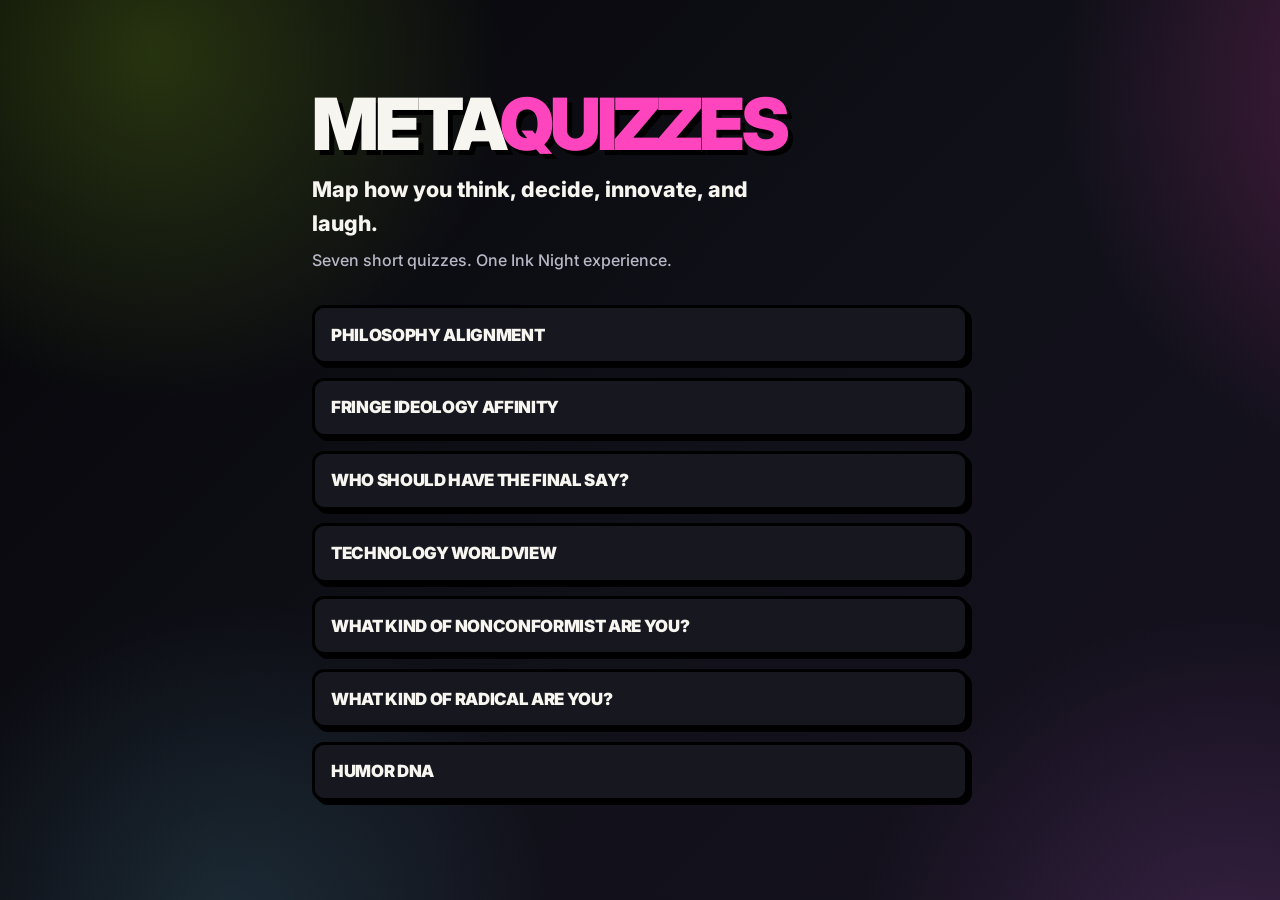
<file: index.html>
<!DOCTYPE html>
<html lang="en">
<head>
  <meta charset="utf-8" />
  <meta name="viewport" content="width=device-width, initial-scale=1" />
  <title>MetaQuizzes</title>
  <link rel="stylesheet" href="shared/ink-night.css" />
</head>
<body class="mq">
  <div class="mq-bg" aria-hidden="true"></div>

  <main class="mq-hub">
    <h1 class="mq-hub-brand">Meta<span>Quizzes</span></h1>
    <p class="mq-hub-line">Map how you think, decide, innovate, and laugh.</p>
    <p class="mq-hub-sub">Seven short quizzes. One Ink Night experience.</p>

    <nav class="mq-hub-links" aria-label="Quizzes">
      <a href="quizzes/philosophy-quiz.html" class="is-enter" style="animation-delay:0.05s">Philosophy Alignment</a>
      <a href="quizzes/fringe-ideology-quiz.html" class="is-enter" style="animation-delay:0.12s">Fringe Ideology Affinity</a>
      <a href="quizzes/who-should-have-the-final-say.html" class="is-enter" style="animation-delay:0.19s">Who Should Have the Final Say?</a>
      <a href="quizzes/technology-worldview-quiz.html" class="is-enter" style="animation-delay:0.26s">Technology Worldview</a>
      <a href="quizzes/what-kind-of-nonconformist-are-you.html" class="is-enter" style="animation-delay:0.33s">What Kind of Nonconformist Are You?</a>
      <a href="quizzes/what-kind-of-radical-are-you.html" class="is-enter" style="animation-delay:0.40s">What Kind of Radical Are You?</a>
      <a href="humor/index.html" class="is-enter" style="animation-delay:0.47s">Humor DNA</a>
    </nav>
  </main>
</body>
</html>
</file>
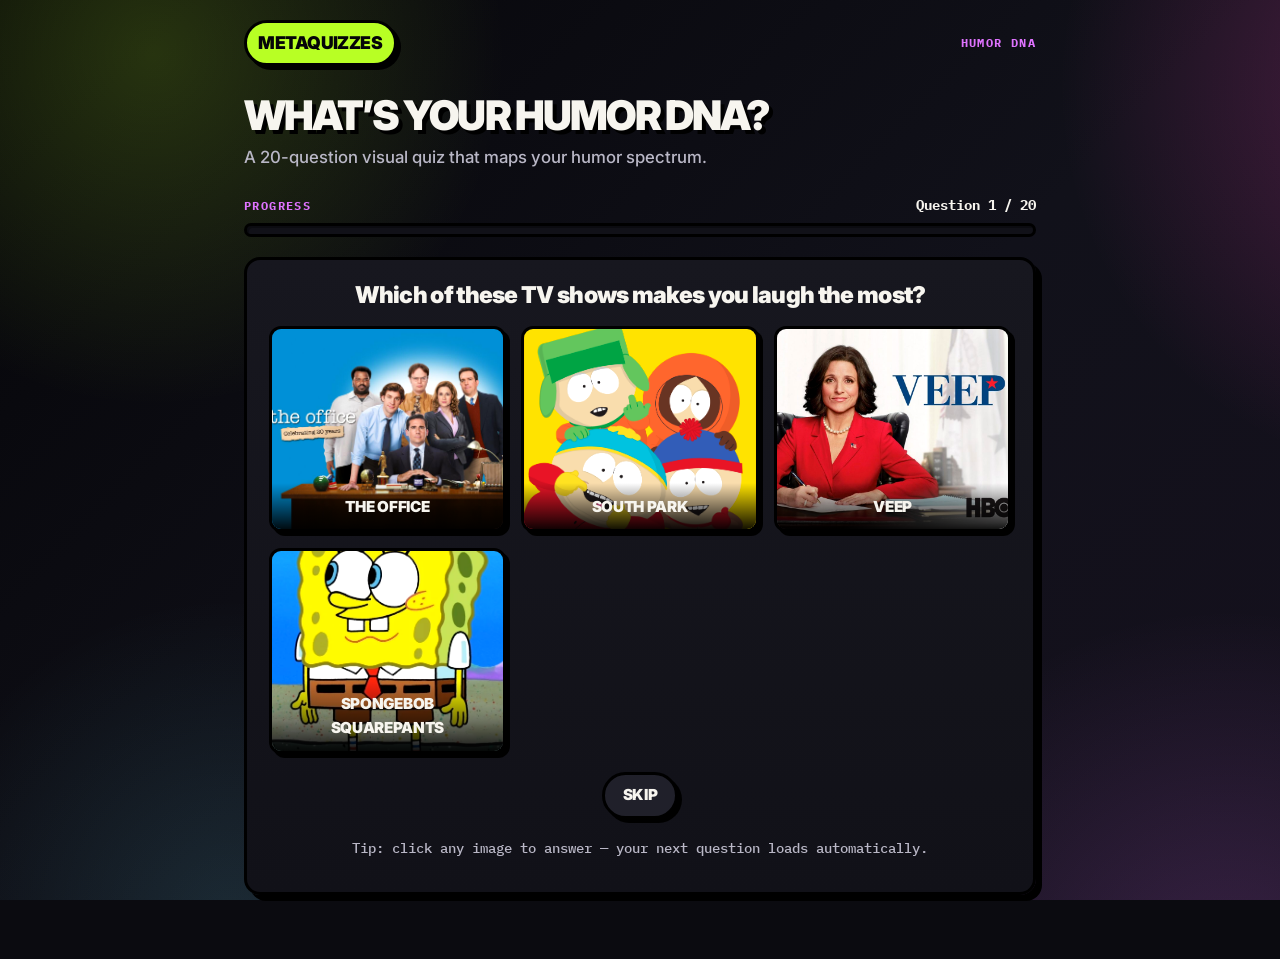
<file: humor/index.html>
<!DOCTYPE html>
<html lang="en">
<head>
  <meta charset="UTF-8" />
  <meta name="viewport" content="width=device-width, initial-scale=1.0" />
  <title>Humor DNA — MetaQuizzes</title>
  <link rel="stylesheet" href="../shared/ink-night.css" />
</head>
<body class="mq">
  <div class="mq-bg" aria-hidden="true"></div>

  <header class="mq-top">
    <a class="mq-brand" href="../index.html">MetaQuizzes</a>
    <span class="mq-quiz-label">Humor DNA</span>
  </header>

  <main class="mq-stage">
    <h1>What’s your Humor DNA?</h1>
    <p class="mq-lede">A 20-question visual quiz that maps your humor spectrum.</p>

    <div class="mq-progress">
      <div class="mq-progress-meta">
        <span class="mq-section-label">Progress</span>
        <span class="mq-progress-count" id="progressText">Question 1 / 20</span>
      </div>
      <div class="mq-progress-track" role="progressbar" aria-valuemin="0" aria-valuemax="100" aria-valuenow="0">
        <span class="mq-progress-fill" id="progressFill"></span>
      </div>
    </div>

    <div class="mq-panel">
      <div id="quiz" class="mq-stage-inner"></div>

      <div class="mq-controls" id="controls">
        <button id="skipBtn" type="button" class="mq-btn-secondary" title="Skip this question">Skip</button>
        <button id="retakeBtn" type="button" class="mq-btn-secondary mq-hidden">Retake quiz</button>
      </div>

      <div id="result" class="mq-hidden"></div>

      <p class="mq-foot" id="tip">Tip: click any image to answer — your next question loads automatically.</p>
    </div>
  </main>

  <script src="../shared/quiz-ui.js"></script>
  <script>
const HUMOR_PROFILES = {
  DH: {
    title: "Dark Humor",
    tagline: "You laugh where angels fear to tread.",
    desc: "You’re unfazed by taboo topics, and you enjoy jokes that dance on the edge. Timing and moral contrast make it land—shock is the spice, not the meal.",
    people: ["Anthony Jeselnik", "Nikki Glaser", "Jordan Peele"],
    pop: ["The Lobster", "Barry", "South Park", "In Bruges"]
  },
  SH: {
    title: "Sarcastic / Dry",
    tagline: "Deadpan delivery. Maximum sting.",
    desc: "You favor razor-edged wit and bone-dry understatement. The joke is in the attitude—and the perfectly placed eye roll.",
    people: ["Aubrey Plaza", "Stephen Colbert", "Ricky Gervais"],
    pop: ["Veep", "The Office", "Daria", "What We Do in the Shadows"]
  },
  WH: {
    title: "Whimsical / Absurd",
    tagline: "Logic optional. Delight mandatory.",
    desc: "Word-tilting silliness and earnest oddity make you cackle. You love left-turn premises and clever, innocent ridiculousness.",
    people: ["Taika Waititi", "Bo Burnham", "John Cleese"],
    pop: ["Monty Python", "Grand Budapest Hotel", "Napoleon Dynamite", "SpongeBob"]
  },
  PH: {
    title: "Physical / Slapstick",
    tagline: "Comedy is a contact sport.",
    desc: "You laugh loudest at kinetic chaos—falls, flubs, and visual gags. Timing, faces, and bodies doing very silly things.",
    people: ["Jim Carrey", "Melissa McCarthy", "Rowan Atkinson"],
    pop: ["Ted", "The Nice Guys", "Mr. Bean", "Hot Fuzz"]
  },
  WP: {
    title: "Wordplay / Clever",
    tagline: "Pun with intent.",
    desc: "Language gymnastics, layered callbacks, and precision phrasing. You love jokes you can replay in your head and still find new gears.",
    people: ["John Mulaney", "Tina Fey", "Demetri Martin"],
    pop: ["Arrested Development (early)", "The Good Place", "Taskmaster"]
  },
  SA: {
    title: "Satirical / Political",
    tagline: "Punching up is an art form.",
    desc: "You like your laughs with teeth. You enjoy comedy that exposes hypocrisy, power games, and social absurdities.",
    people: ["George Carlin", "Samantha Bee", "Hasan Minhaj"],
    pop: ["Veep", "Dr. Strangelove", "Don’t Look Up", "South Park"]
  },
  SD: {
    title: "Self-Deprecating",
    tagline: "First target: me.",
    desc: "Disarming honesty and playful vulnerability are your sweet spot. The joke’s on you—but never mean-spirited.",
    people: ["Ali Wong", "John Mulaney", "Taylor Tomlinson"],
    pop: ["The Office (Michael)", "Fleabag", "Pen15"]
  },
  SU: {
    title: "Surreal / Nonsense",
    tagline: "You vibe with the dream logic.",
    desc: "You enjoy humor that feels like a fever dream: odd juxtapositions, non sequiturs, and impossible rules played straight.",
    people: ["Eric Andre", "Tim & Eric", "Noel Fielding"],
    pop: ["I Think You Should Leave", "Monty Python", "SpongeBob (deep cuts)"]
  }
};

const quizData = [
  {
    q: "Which of these TV shows makes you laugh the most?",
    options: [
      { img: "img/the-office.png", label: "The Office", types: ["SH","SD"] },
      { img: "img/southpark.png", label: "South Park", types: ["DH","SA"] },
      { img: "img/veep.png", label: "Veep", types: ["SH","SA"] },
      { img: "img/spongebob.png", label: "SpongeBob SquarePants", types: ["WH","SU"] }
    ]
  },
  {
    q: "Pick the comedian you’d rather see live.",
    options: [
      { img: "img/bo-burnham.png", label: "Bo Burnham", types: ["WH","SD"] },
      { img: "img/tina-fey.png", label: "Tina Fey", types: ["WP","SA"] },
      { img: "img/chappelle.png", label: "Dave Chappelle", types: ["DH","SA"] },
      { img: "img/jim-carrey.png", label: "Jim Carrey", types: ["PH","SU"] }
    ]
  },
  {
    q: "Choose your favorite one-liner.",
    options: [
      { img: "img/gradient-bg.png", label: "I'm not superstitious, but I am a little stitious.", types: ["SH"] },
      { img: "img/gradient-bg.png", label: "I told my wife she should embrace her mistakes — she hugged me.", types: ["SD"] },
      { img: "img/gradient-bg.png", label: "Life is a soup and I'm a fork.", types: ["WH","SU"] },
      { img: "img/gradient-bg.png", label: "I'm not lazy, I'm on energy-saving mode.", types: ["WP","SD"] }
    ]
  },
  {
    q: "Which meme makes you laugh more?",
    options: [
      { img: "img/distracted-boyfriend.png", label: "Distracted Boyfriend", types: ["SH"] },
      { img: "img/doge.png", label: "Doge", types: ["WH"] },
      { img: "img/fine.png", label: "This is fine.", types: ["DH","SD"] },
      { img: "img/leonardo-cheers.png", label: "Leonardo Cheers", types: ["WP","SH"] }
    ]
  },
  {
    q: "Pick the movie you’d most likely quote.",
    options: [
      { img: "img/the-menu.png", label: "The Menu", types: ["SH"] },
      { img: "img/grand-budapest-hotel.png", label: "The Grand Budapest Hotel", types: ["WH","SU"] },
      { img: "img/ted.png", label: "Ted", types: ["PH"] },
      { img: "img/lobster.png", label: "The Lobster", types: ["SA","DH"] }
    ]
  },
  {
    q: "Your ideal comedy night includes:",
    options: [
      { img: "img/gradient-bg.png", label: "Stand-up", types: ["SH","SA"] },
      { img: "img/gradient-bg.png", label: "Improv", types: ["PH","WH"] },
      { img: "img/gradient-bg.png", label: "Satire Show", types: ["SA","DH"] },
      { img: "img/gradient-bg.png", label: "Sketch Comedy", types: ["WP","SU"] }
    ]
  },
  {
    q: "Which situation would make you laugh the hardest?",
    options: [
      { img: "img/gradient-bg.png", label: "A friend falls off a chair", types: ["PH"] },
      { img: "img/gradient-bg.png", label: "A ridiculous misunderstanding", types: ["WH"] },
      { img: "img/gradient-bg.png", label: "A sarcastic burn", types: ["SH"] },
      { img: "img/gradient-bg.png", label: "A wild coincidence", types: ["WP"] }
    ]
  },
  {
    q: "Pick a funny animal video.",
    options: [
      { img: "img/silly-cat.gif", label: "Cat knocking things off a counter", types: ["PH"] },
      { img: "img/dog-costume.png", label: "Dog wearing sunglasses", types: ["WH"] },
      { img: "img/monkey.gif", label: "Monkey pranking tourists", types: ["PH","SH"] },
      { img: "img/laughing-goat.gif", label: "Goat yelling", types: ["SU"] }
    ]
  },
  {
    q: "Choose your favorite comedy era.",
    options: [
      { img: "img/gradient-bg.png", label: "Classic slapstick (Charlie Chaplin)", types: ["PH"] },
      { img: "img/gradient-bg.png", label: "90s sitcoms", types: ["SH"] },
      { img: "img/gradient-bg.png", label: "Modern stand-up (Netflix era)", types: ["SA","SD"] },
      { img: "img/gradient-bg.png", label: "Internet memes", types: ["WH","SU"] }
    ]
  },
  {
    q: "Which quote describes your sense of humor best?",
    options: [
      { img: "img/gradient-bg.png", label: "If you can't laugh at yourself, I'll do it for you.", types: ["SD"] },
      { img: "img/gradient-bg.png", label: "I find joy in the absurd.", types: ["WH","SU"] },
      { img: "img/gradient-bg.png", label: "Sarcasm is my love language.", types: ["SH"] },
      { img: "img/gradient-bg.png", label: "Dark humor is like food — not everyone gets it.", types: ["DH"] }
    ]
  },
  {
    q: "Which comedian’s special would you rewatch?",
    options: [
      { img: "img/carlin.png", label: "George Carlin", types: ["SA","DH"] },
      { img: "img/ali-wong.png", label: "Ali Wong", types: ["SD","SH"] },
      { img: "img/eddie-izzard.png", label: "Eddie Izzard", types: ["SH","SA"] },
      { img: "img/gaffigan.png", label: "Jim Gaffigan", types: ["WP","SD"] }
    ]
  },
  {
    q: "Pick a GIF that matches your laugh style.",
    options: [
      { img: "img/facepalm.gif", label: "Facepalm", types: ["SH"] },
      { img: "img/goodfellas-laughing.gif", label: "Uncontrollable laughter", types: ["PH"] },
      { img: "img/judge-judy-eyeroll.gif", label: "Eye roll", types: ["SH","SD"] },
      { img: "img/smirk.gif", label: "Subtle smirk", types: ["SD"] }
    ]
  },
  {
    q: "Which fictional character cracks you up the most?",
    options: [
      { img: "img/michael-scott.png", label: "Michael Scott (The Office)", types: ["SD","SH"] },
      { img: "img/daria.png", label: "Daria Morgendorffer (Daria)", types: ["SH"] },
      { img: "img/deadpool.png", label: "Deadpool", types: ["DH","WP"] },
      { img: "img/selina.png", label: "Selina Meyer (Veep)", types: ["SH","SA"] }
    ]
  },
  {
    q: "Pick a kind of joke.",
    options: [
      { img: "img/gradient-bg.png", label: "Pun", types: ["WP"] },
      { img: "img/gradient-bg.png", label: "Sarcastic remark", types: ["SH"] },
      { img: "img/gradient-bg.png", label: "Absurd scenario", types: ["WH"] },
      { img: "img/gradient-bg.png", label: "Political roast", types: ["SA"] }
    ]
  },
  {
    q: "How do you react when someone falls in public?",
    options: [
      { img: "img/gradient-bg.png", label: "Laugh immediately", types: ["PH"] },
      { img: "img/gradient-bg.png", label: "Wait to see if they’re okay first", types: ["SD"] },
      { img: "img/gradient-bg.png", label: "Pretend not to laugh", types: ["SH"] },
      { img: "img/gradient-bg.png", label: "Make a joke to ease the tension", types: ["WP"] }
    ]
  },
  {
    q: "Your favorite internet humor type:",
    options: [
      { img: "img/gradient-bg.png", label: "Dark memes", types: ["DH"] },
      { img: "img/gradient-bg.png", label: "Wholesome memes", types: ["SD","WH"] },
      { img: "img/gradient-bg.png", label: "Weirdcore memes", types: ["SU","WH"] },
      { img: "img/gradient-bg.png", label: "Sarcastic tweets", types: ["SH"] }
    ]
  },
  {
    q: "If you wrote a joke book, it would be titled:",
    options: [
      { img: "img/gradient-bg.png", label: "Oops, Too Soon?", types: ["DH"] },
      { img: "img/gradient-bg.png", label: "Laughing at Myself", types: ["SD"] },
      { img: "img/gradient-bg.png", label: "The Pun Stops Here", types: ["WP"] },
      { img: "img/gradient-bg.png", label: "I Can’t Believe That’s Funny", types: ["WH"] }
    ]
  },
  {
    q: "What’s your reaction to dad jokes?",
    options: [
      { img: "img/gradient-bg.png", label: "I love them", types: ["WP"] },
      { img: "img/gradient-bg.png", label: "I groan but secretly laugh", types: ["SD"] },
      { img: "img/gradient-bg.png", label: "I roll my eyes", types: ["SH"] },
      { img: "img/gradient-bg.png", label: "I wish I’d thought of that", types: ["WP"] }
    ]
  },
  {
    q: "Pick a comedy movie moment.",
    options: [
      { img: "img/ted-tammy.gif", label: "Ted Meets Tammy-Lynne", types: ["PH"] },
      { img: "img/grand-budapest.gif", label: "Zero & M. Gustave Deliver Pastries", types: ["WH"] },
      { img: "img/bathroom-stall.gif", label: "Bathroom Stall Scene (The Nice Guys)", types: ["PH","SD"] },
      { img: "img/kicks-kids.gif", label: "Mildred Kicks High School Kids", types: ["SH"] }
    ]
  },
  {
    q: "Which word makes you laugh more?",
    options: [
      { img: "img/gradient-bg.png", label: "Moist", types: ["SD"] },
      { img: "img/gradient-bg.png", label: "Flap", types: ["WH"] },
      { img: "img/gradient-bg.png", label: "Boing", types: ["PH"] },
      { img: "img/gradient-bg.png", label: "Pickle", types: ["SU"] }
    ]
  }
];

const quizEl = document.getElementById("quiz");
const resultEl = document.getElementById("result");
const skipBtn = document.getElementById("skipBtn");
const retakeBtn = document.getElementById("retakeBtn");
const progressText = document.getElementById("progressText");
const progressFill = document.getElementById("progressFill");
const tip = document.getElementById("tip");

let current = 0;
let scores = {DH:0,SH:0,WH:0,PH:0,WP:0,SA:0,SD:0,SU:0};
let locking = false;
const TOTAL_Q = quizData.length;

function updateProgress() {
  const shown = Math.min(current + 1, TOTAL_Q);
  progressText.textContent = current < TOTAL_Q
    ? `Question ${shown} / ${TOTAL_Q}`
    : `Finished — ${TOTAL_Q} / ${TOTAL_Q}`;
  const pct = Math.round((Math.min(current, TOTAL_Q) / TOTAL_Q) * 100);
  MQ.setProgress(progressFill, pct);
}

function renderQuestion() {
  if (current >= TOTAL_Q) return showResult();

  resultEl.classList.add("mq-hidden");
  retakeBtn.classList.add("mq-hidden");
  skipBtn.classList.remove("mq-hidden");
  tip.classList.remove("mq-hidden");
  locking = false;

  quizEl.innerHTML = "";
  const qData = quizData[current];

  const h2 = document.createElement("h2");
  h2.className = "mq-q-title";
  h2.style.textAlign = "center";
  h2.textContent = qData.q;
  quizEl.appendChild(h2);

  const grid = document.createElement("div");
  grid.className = "mq-option-grid";

  qData.options.forEach((opt) => {
    const card = document.createElement("div");
    card.className = "mq-option-card";
    card.setAttribute("role", "button");
    card.setAttribute("tabindex", "0");
    card.innerHTML =
      `<img src="${opt.img}" alt="${opt.label}" onerror="this.style.opacity='0.35'">
       <div class="mq-option-label">${opt.label}</div>`;
    const handle = () => selectAnswer(opt, card);
    card.addEventListener("click", handle);
    card.addEventListener("keydown", (e) => {
      if (e.key === "Enter" || e.key === " ") {
        e.preventDefault();
        handle();
      }
    });
    grid.appendChild(card);
  });

  quizEl.appendChild(grid);
  MQ.pulseEnter(quizEl);
  updateProgress();
}

function selectAnswer(opt, card) {
  if (locking) return;
  locking = true;
  card.classList.add("is-selected");
  opt.types.forEach((t) => {
    if (scores[t] != null) scores[t] += 1;
  });
  const delay = MQ.reducedMotion ? 0 : 220;
  window.setTimeout(() => {
    current += 1;
    renderQuestion();
  }, delay);
}

function buildShareText(userName, topCode, secondCode, sorted, total) {
  const top = HUMOR_PROFILES[topCode];
  const runner = secondCode ? HUMOR_PROFILES[secondCode] : null;
  const pct = (c) => Math.round((c / total) * 100);

  const lines = [];
  lines.push(`${userName ? userName + "’s" : "My"} Humor DNA`);
  lines.push(`Top: ${top.title} — “${top.tagline}”`);
  if (runner) lines.push(`Runner-up: ${runner.title}`);
  lines.push(
    "Spectrum: " +
      sorted
        .map(([k, v]) => `${HUMOR_PROFILES[k].title.split(" / ")[0]} ${pct(v)}%`)
        .join(" · ")
  );
  return lines.join("\n");
}

function createHumorProfile(opts) {
  const { userName = "Your", topCode, secondCode, curated } = opts;
  const top = HUMOR_PROFILES[topCode];
  const sec = secondCode ? HUMOR_PROFILES[secondCode] : null;
  const curatedExamples = curated || {
    primary: ["The Menu", "The Lobster", "Veep", "White Lotus"],
    secondary: ["Grand Budapest Hotel", "Jojo Rabbit", "Hacks", "Shrinking"],
    tertiary: ["Ted", "Game Night", "Silicon Valley"],
  };

  const profile = document.createElement("div");
  profile.className = "mq-profile";
  profile.innerHTML = `
    <p class="mq-eyebrow">Profile</p>
    <h3>${userName} Humor DNA</h3>
    <p class="mq-tagline">“${top.tagline}”</p>
    <div class="mq-chip-row">
      <span class="mq-chip">${top.title}</span>
      ${sec ? `<span class="mq-chip">Runner-up: ${sec.title}</span>` : ""}
    </div>
    <div class="mq-profile-grid">
      <div class="mq-profile-block">
        <h4>Core read</h4>
        <p>${top.desc}</p>
        ${
          sec
            ? `<p style="margin-top:0.5rem">You also score highly on <strong>${sec.title}</strong>, which blends into your primary style when the jokes punch up.</p>`
            : ""
        }
      </div>
      <div class="mq-profile-block">
        <h4>Pop-culture compass</h4>
        <dl class="mq-kv">
          <dt>Primary</dt><dd>${curatedExamples.primary.join(" · ")}</dd>
          <dt>Secondary</dt><dd>${curatedExamples.secondary.join(" · ")}</dd>
          <dt>Tertiary</dt><dd>${curatedExamples.tertiary.join(" · ")}</dd>
        </dl>
      </div>
    </div>
    <div class="mq-actions" style="margin-top:1rem">
      <button type="button" id="copySummaryBtn">Copy summary</button>
      <button type="button" class="mq-btn-secondary" id="scrollTopBtn">Scroll to top</button>
    </div>`;

  profile.querySelector("#copySummaryBtn").onclick = async () => {
    const btn = profile.querySelector("#copySummaryBtn");
    try {
      const txt = buildShareText(
        userName.replace(/’s$/, ""),
        topCode,
        secondCode,
        opts.sorted,
        opts.total
      );
      await navigator.clipboard.writeText(txt);
      btn.textContent = "Copied!";
      setTimeout(() => (btn.textContent = "Copy summary"), 1200);
    } catch (e) {
      btn.textContent = "Copy failed";
      setTimeout(() => (btn.textContent = "Copy summary"), 1200);
    }
  };
  profile.querySelector("#scrollTopBtn").onclick = () =>
    window.scrollTo({ top: 0, behavior: "smooth" });

  return profile;
}

function showResult() {
  quizEl.innerHTML = "";
  resultEl.classList.remove("mq-hidden");
  skipBtn.classList.add("mq-hidden");
  tip.classList.add("mq-hidden");

  const entries = Object.entries(scores);
  const total = entries.reduce((s, [, v]) => s + v, 0) || 1;
  const sorted = entries.sort((a, b) => b[1] - a[1]);
  const [topCode, topScore] = sorted[0];
  const second = sorted[1] || [null, 0];

  const wrap = document.createElement("div");
  wrap.className = "mq-results is-visible";
  wrap.style.display = "block";

  const prof = HUMOR_PROFILES[topCode];
  const pctTop = Math.round((topScore / total) * 100);

  const top = document.createElement("div");
  top.className = "mq-result-hero";
  top.innerHTML = `
    <p class="mq-eyebrow">Your dominant humor type</p>
    <h3>${prof.title}</h3>
    <p class="mq-tagline">“${prof.tagline}”</p>
    <p>${prof.desc}</p>
    <div class="mq-chip-row">
      <span class="mq-chip"><strong>People:</strong> ${prof.people.join(", ")}</span>
      <span class="mq-chip"><strong>Pop culture:</strong> ${prof.pop.join(", ")}</span>
    </div>
    <p class="mq-muted" style="margin:0.65rem 0 0">Top score: ${pctTop}% (${topScore} of ${total} points)</p>`;
  wrap.appendChild(top);

  if (second[1] > 0) {
    const diff = topScore - second[1];
    const close = diff <= Math.max(2, Math.ceil(0.08 * total));
    if (close) {
      const r = HUMOR_PROFILES[second[0]];
      const pct2 = Math.round((second[1] / total) * 100);
      const runner = document.createElement("div");
      runner.className = "mq-result-hero";
      runner.innerHTML = `
        <p class="mq-eyebrow">Runner-up (strong secondary)</p>
        <h3>${r.title}</h3>
        <p class="mq-tagline">“${r.tagline}”</p>
        <p>${r.desc}</p>
        <p class="mq-muted" style="margin:0.65rem 0 0">Score: ${pct2}% (${second[1]} of ${total})</p>`;
      wrap.appendChild(runner);
    }
  }

  const header = document.createElement("h3");
  header.className = "mq-subsection-title";
  header.style.marginTop = "1.25rem";
  header.textContent = "Your humor spectrum";
  wrap.appendChild(header);

  const list = document.createElement("div");
  list.className = "mq-rank-list";

  sorted.forEach(([code, val], i) => {
    const pct = Math.round((val / total) * 100);
    const row = document.createElement("div");
    row.className = "mq-rank-row" + (i === 0 ? " is-top" : "");
    row.innerHTML = `
      <div class="mq-rank-name">${HUMOR_PROFILES[code].title}</div>
      <div class="mq-rank-track"><span class="mq-rank-fill" data-width="${pct}%"></span></div>
      <div class="mq-rank-pct">${pct}%</div>`;
    list.appendChild(row);
  });
  wrap.appendChild(list);

  wrap.appendChild(
    createHumorProfile({
      userName: "Your",
      topCode,
      secondCode: second[0],
      sorted,
      total,
      curated: {
        primary: ["The Menu", "The Lobster", "Veep", "White Lotus"],
        secondary: ["Grand Budapest Hotel", "Jojo Rabbit", "Hacks", "Shrinking"],
        tertiary: ["Ted", "Game Night", "Silicon Valley"],
      },
    })
  );

  retakeBtn.classList.remove("mq-hidden");
  retakeBtn.onclick = () => {
    current = 0;
    scores = { DH: 0, SH: 0, WH: 0, PH: 0, WP: 0, SA: 0, SD: 0, SU: 0 };
    MQ.setProgress(progressFill, 0);
    resultEl.classList.add("mq-hidden");
    updateProgress();
    renderQuestion();
    window.scrollTo({ top: 0, behavior: "smooth" });
  };

  resultEl.innerHTML = "";
  resultEl.appendChild(wrap);
  MQ.staggerReveal(list);
  updateProgress();
}

skipBtn.addEventListener("click", () => {
  if (locking) return;
  current += 1;
  renderQuestion();
});

renderQuestion();
  </script>
</body>
</html>
</file>
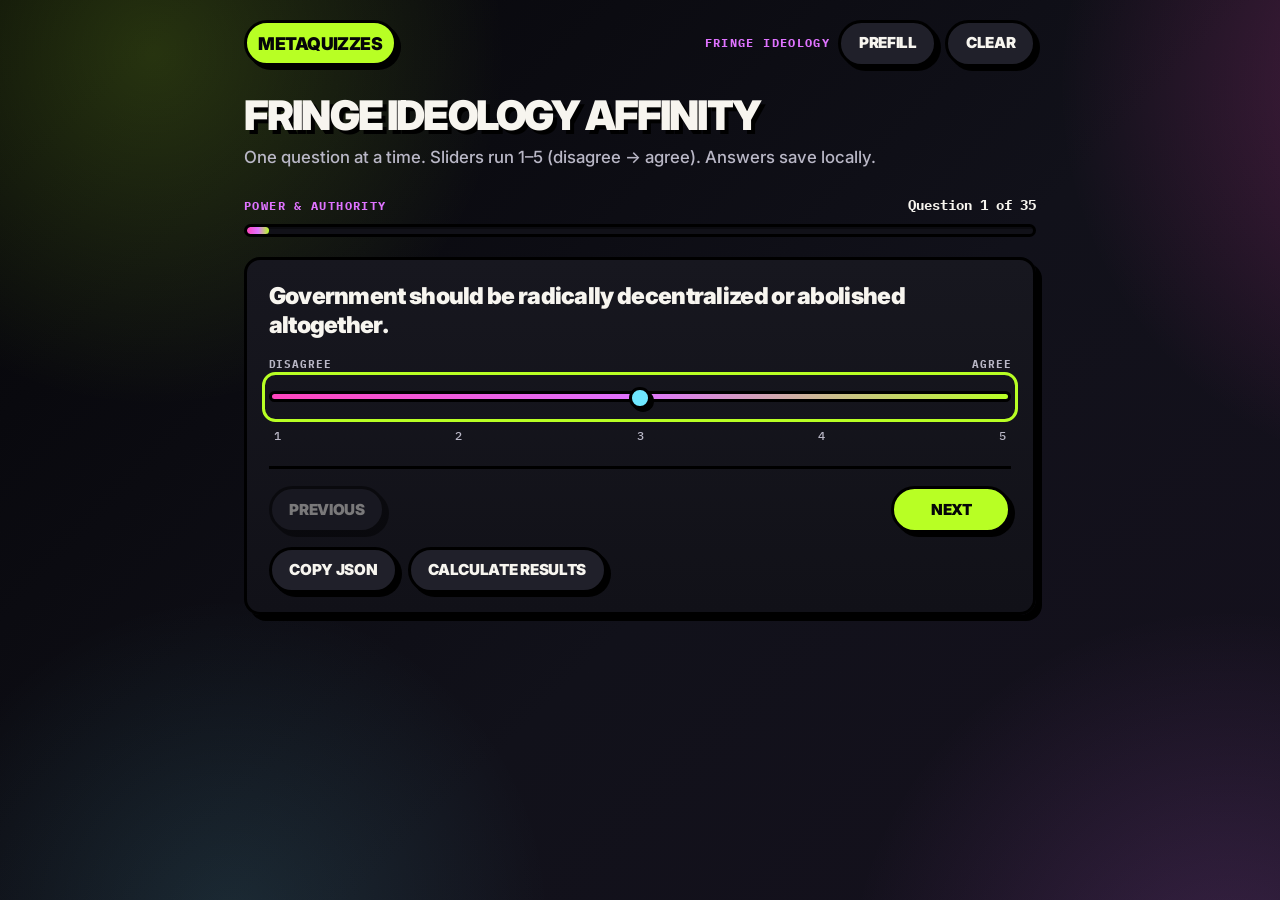
<file: fringe-ideology-quiz.html>
<!DOCTYPE html>
<html lang="en">
<head>
  <meta charset="utf-8" />
  <meta name="viewport" content="width=device-width, initial-scale=1" />
  <title>Fringe Ideology Affinity — MetaQuizzes</title>
  <link rel="stylesheet" href="shared/ink-night.css" />
</head>
<body class="mq">
  <div class="mq-bg" aria-hidden="true"></div>

  <header class="mq-top">
    <a class="mq-brand" href="index.html">MetaQuizzes</a>
    <div class="mq-top-tools">
      <span class="mq-quiz-label">Fringe Ideology</span>
      <button type="button" class="mq-btn-secondary" id="btnFill">Prefill</button>
      <button type="button" class="mq-btn-secondary" id="btnClear">Clear</button>
    </div>
  </header>

  <main class="mq-stage">
    <h1>Fringe ideology affinity</h1>
    <p class="mq-lede">One question at a time. Sliders run 1–5 (disagree → agree). Answers save locally.</p>

    <div class="mq-progress">
      <div class="mq-progress-meta">
        <span class="mq-section-label" id="quizSectionLabel"></span>
        <span class="mq-progress-count" id="quizStepCount"></span>
      </div>
      <div class="mq-progress-track" role="progressbar" aria-valuemin="0" aria-valuemax="100" aria-valuenow="0" aria-hidden="false">
        <span class="mq-progress-fill" id="quizProgressFill"></span>
      </div>
    </div>

    <div class="mq-panel">
      <form id="quiz" novalidate></form>
      <div class="mq-nav">
        <button type="button" class="mq-btn-secondary" id="btnPrev">Previous</button>
        <button type="button" id="btnNext">Next</button>
      </div>
      <div class="mq-actions" style="margin-top:0.85rem">
        <button type="button" class="mq-btn-secondary" id="btnCopy">Copy JSON</button>
        <button type="button" class="mq-btn-secondary" id="btnSubmit">Calculate results</button>
      </div>
    </div>

    <section id="results" class="mq-results mq-panel" style="margin-top:1.15rem" hidden>
      <div class="mq-results-header">
        <div>
          <h2>Your results</h2>
          <p class="mq-muted" id="summary" style="margin:0"></p>
        </div>
      </div>
      <div class="mq-results-grid">
        <div>
          <h3 class="mq-subsection-title">Category scores</h3>
          <div class="mq-rank-list" id="catBars"></div>
        </div>
        <div>
          <h3 class="mq-subsection-title">Group affinities</h3>
          <div class="mq-rank-list" id="groupBars"></div>
        </div>
      </div>
      <details class="mq-details">
        <summary>Scoring methodology</summary>
        <p class="mq-muted" style="margin:0.5rem 0 0">1–5 map to −2 … +2; categories sum and normalize to 0–100%. Groups average those scores.</p>
      </details>
      <p class="mq-hint">Answers save in localStorage.</p>
    </section>
  </main>

  <script src="shared/quiz-ui.js"></script>
  <script>
    const questions = [
      [1, 'Government should be radically decentralized or abolished altogether.'],
      [2, 'Hierarchy is inherently corrupt and should be dismantled wherever it exists.'],
      [3, 'The state is an oppressive tool used by elites to control the masses.'],
      [4, 'Surveillance and policing are fundamentally incompatible with a free society.'],
      [5, 'I would trust a grassroots collective over a bureaucratic institution.'],
      [6, 'Capitalism is exploitative and cannot be reformed — it must be replaced.'],
      [7, 'Technology should be used to reduce labor and increase human freedom, not profits.'],
      [8, 'Workers should own the means of production.'],
      [9, 'Barter, gift economies, or community-supported models make more sense than money.'],
      [10,'Universal basic income is a step in the right direction, but not a final goal.'],
      [11,'Traditional values are tools of social control.'],
      [12,'Cancel culture is a necessary mechanism to hold people accountable.'],
      [13,'Western civilization is not inherently superior to other cultures.'],
      [14,'The nuclear family model is outdated and restrictive.'],
      [15,'A better world involves radical inclusivity and acceptance of all lifestyles.'],
      [16,'Labels like “man” and “woman” are mostly social constructs.'],
      [17,'I feel alienated from mainstream society and its values.'],
      [18,'I believe in forming my own identity outside of societal expectations.'],
      [19,'I’m open to psychedelic or spiritual experiences to better understand myself.'],
      [20,'I often question whether I exist within a simulation or illusion of some kind.'],
      [21,'Modern technology is alienating humans from nature and community.'],
      [22,'Scientific consensus is often driven by money and corporate interests.'],
      [23,'Ancient/indigenous knowledge has answers we’ve lost.'],
      [24,'We should live more simply, even if that means rejecting modern comforts.'],
      [25,'Humans are not meant to live in cities.'],
      [26,'Civil disobedience is a moral imperative in a corrupt society.'],
      [27,'I would break the law if I believed it served a higher ethical purpose.'],
      [28,'Voting is largely a symbolic act with little actual power.'],
      [29,'Revolution is inevitable and necessary.'],
      [30,'I root for whistleblowers and dissidents even if they break rules.'],
      [31,'There are non-human intelligences interacting with or influencing Earth.'],
      [32,'Religion is either a control system or an outdated mythos.'],
      [33,'Secret societies/hidden powers influence world events more than we know.'],
      [34,'Reincarnation, astral projection, or mystical phenomena are real/possible.'],
      [35,'I feel drawn to alternative spiritual paths (paganism, gnosticism, chaos magick).'],
    ];

    const categories = {
      'Anti-State': [1,2,3,4,5,26,27,28,29,30],
      'Anti-Capitalism': [6,7,8,9,10],
      'Cultural Radicalism': [11,12,13,14,15],
      'Identity / Egoism': [16,17,18],
      'Psychedelic / Mystical': [19,20,34,35],
      'Tech Skepticism / Nature': [21,22,23,24,25],
      'Belief / Conspiracy': [31,32,33],
    };

    const groups = {
      'Anarcho-Communists / Post-Left': ['Anti-State','Anti-Capitalism','Cultural Radicalism','Identity / Egoism'],
      'Collapse-aware Leftists': ['Anti-Capitalism','Anti-State','Tech Skepticism / Nature'],
      'Egoist Anarchists': ['Identity / Egoism','Anti-State'],
      'Neo-Luddites': ['Tech Skepticism / Nature','Anti-Capitalism'],
      'Solarpunks': ['Tech Skepticism / Nature','Cultural Radicalism'],
      'Psychedelic Revivalists': ['Psychedelic / Mystical','Identity / Egoism'],
      'Transhumanists (reverse tech-skepticism)': ['__TRANSHUMAN__'],
      'Conspiracists': ['Belief / Conspiracy'],
    };

    const weight = {1:-2, 2:-1, 3:0, 4:1, 5:2};
    const SCALE_LABELS = ['Strongly disagree', 'Disagree', 'Neutral', 'Agree', 'Strongly agree'];

    const form = document.querySelector('#quiz');

    function updateReadout(rangeEl) {
      const v = Number(rangeEl.value);
      const label = SCALE_LABELS[v - 1] || 'Neutral';
      rangeEl.setAttribute('aria-valuetext', `${v} — ${label}`);
    }

    const makeQuestion = (num, text) => {
      const div = document.createElement('div');
      div.className = 'mq-q';
      div.innerHTML = `
        <div class="mq-q-title" id="q${num}-title">${text}</div>
        <div class="mq-slider-wrap" role="group" aria-labelledby="q${num}-title">
          <div class="mq-slider-ends"><span>Disagree</span><span>Agree</span></div>
          <div class="mq-slider-row">
            <input type="range" id="q${num}-slider" name="q${num}" min="1" max="5" step="1" value="3"
              aria-label="Question ${num}: 1 disagree through 5 agree" aria-valuemin="1" aria-valuemax="5" aria-valuenow="3" aria-valuetext="3 — Neutral" />
          </div>
          <div class="mq-slider-ticks" aria-hidden="true"><span>1</span><span>2</span><span>3</span><span>4</span><span>5</span></div>
        </div>`;
      return div;
    };

    const sections = {
      'Power & Authority':[1,2,3,4,5],
      'Economy & Labor':[6,7,8,9,10],
      'Culture & Society':[11,12,13,14,15],
      'Identity & Self':[16,17,18,19,20],
      'Science, Tech & Nature':[21,22,23,24,25],
      'Politics & Rebellion':[26,27,28,29,30],
      'Belief, Faith & Unknown':[31,32,33,34,35]
    };

    for (const [section, nums] of Object.entries(sections)) {
      nums.forEach((n) => {
        const qEl = makeQuestion(n, questions[n - 1][1]);
        qEl.dataset.section = section;
        form.appendChild(qEl);
      });
    }

    const panels = [...form.querySelectorAll('.mq-q')];
    const quizSectionLabel = document.getElementById('quizSectionLabel');
    const quizStepCount = document.getElementById('quizStepCount');
    const quizProgressFill = document.getElementById('quizProgressFill');
    const btnPrev = document.getElementById('btnPrev');
    const btnNext = document.getElementById('btnNext');

    const STEP_LS = 'fringe-quiz-step-v1';
    let quizIndex = 0;
    let transitioning = false;

    function loadStepIndex() {
      try {
        const n = parseInt(localStorage.getItem(STEP_LS), 10);
        if (Number.isFinite(n) && n >= 0 && n < panels.length) return n;
      } catch (e) { /* ignore */ }
      return 0;
    }

    function syncMeta() {
      const active = panels[quizIndex];
      quizSectionLabel.textContent = active.dataset.section || '';
      quizStepCount.textContent = `Question ${quizIndex + 1} of ${panels.length}`;
      MQ.setProgress(quizProgressFill, ((quizIndex + 1) / panels.length) * 100);
      btnPrev.disabled = quizIndex === 0;
      btnNext.textContent = quizIndex >= panels.length - 1 ? 'Done' : 'Next';
    }

    function showQuestion(i, animate) {
      const next = Math.max(0, Math.min(i, panels.length - 1));
      if (transitioning) return;

      const from = panels[quizIndex];
      const to = panels[next];

      if (!animate || from === to || !from) {
        panels.forEach((p, idx) => {
          p.hidden = false;
          p.classList.toggle('is-active', idx === next);
          p.classList.remove('is-exit', 'is-enter');
        });
        if (to) {
          to.classList.add('is-enter');
        }
        quizIndex = next;
        syncMeta();
        to?.querySelector('input[type=range]')?.focus();
        try { localStorage.setItem(STEP_LS, String(quizIndex)); } catch (e) { /* ignore */ }
        return;
      }

      transitioning = true;
      quizIndex = next;
      syncMeta();

      // Keep panels class-driven (avoid [hidden] fighting display:block)
      from.hidden = false;
      to.hidden = false;

      MQ.stageQuestion(from, to, {
        onDone: () => {
          transitioning = false;
          panels.forEach((p, idx) => {
            if (idx !== quizIndex) p.classList.remove('is-active', 'is-enter', 'is-exit');
          });
          to.querySelector('input[type=range]')?.focus();
          try { localStorage.setItem(STEP_LS, String(quizIndex)); } catch (e) { /* ignore */ }
        },
      });
    }

    btnPrev.addEventListener('click', () => showQuestion(quizIndex - 1, true));
    btnNext.addEventListener('click', () => {
      if (quizIndex >= panels.length - 1) {
        render();
        return;
      }
      showQuestion(quizIndex + 1, true);
    });

    const LS_KEY = 'fringe-quiz-answers-v1';
    function saveAnswers(){
      const data = {};
      questions.forEach(([n]) => {
        const el = form.querySelector(`input[type=range][name="q${n}"]`);
        if (el) data[n] = Number(el.value);
      });
      localStorage.setItem(LS_KEY, JSON.stringify(data));
      return data;
    }
    function loadAnswers(){
      try{
        const data = JSON.parse(localStorage.getItem(LS_KEY)||'{}');
        for(const [k,val] of Object.entries(data)){
          const inp = form.querySelector(`input[type=range][name="q${k}"]`);
          if(inp) {
            inp.value = String(val);
            inp.setAttribute('aria-valuenow', String(val));
            updateReadout(inp);
          }
        }
      }catch(e){}
    }
    form.addEventListener('input', (e) => {
      if (!e.target.matches('input[type=range][name^="q"]')) return;
      e.target.setAttribute('aria-valuenow', e.target.value);
      updateReadout(e.target);
      saveAnswers();
    });
    loadAnswers();
    form.querySelectorAll('input[type=range][name^="q"]').forEach((el) => {
      el.setAttribute('aria-valuenow', el.value);
      updateReadout(el);
    });
    showQuestion(loadStepIndex(), false);

    const yourAnswers = {1:4,2:4,3:3,4:4,5:4,6:5,7:5,8:4,9:5,10:5,11:5,12:4,13:5,14:5,15:5,16:4,17:5,18:5,19:4,20:2,21:4,22:4,23:3,24:2,25:1,26:5,27:5,28:5,29:5,30:5,31:1,32:5,33:2,34:3,35:1};
    document.querySelector('#btnFill').addEventListener('click', () => {
      for(const [n,v] of Object.entries(yourAnswers)){
        const el = form.querySelector(`input[type=range][name="q${n}"]`);
        if(el) {
          el.value = String(v);
          el.setAttribute('aria-valuenow', String(v));
          updateReadout(el);
        }
      }
      saveAnswers();
    });
    document.querySelector('#btnClear').addEventListener('click', () => {
      form.querySelectorAll('input[type=range][name^="q"]').forEach((i) => {
        i.value = '3';
        i.setAttribute('aria-valuenow', '3');
        updateReadout(i);
      });
      localStorage.removeItem(LS_KEY);
      try { localStorage.removeItem(STEP_LS); } catch (e) { /* ignore */ }
      showQuestion(0, false);
    });

    const maxByCat = Object.fromEntries(Object.entries(categories).map(([k,arr])=>[k, arr.length*2]));
    const normalize = (score, max) => ((score + max) / (2*max)) * 100;

    function compute(){
      const ans = {};
      let answered = 0;
      questions.forEach(([n])=>{
        const el = form.querySelector(`input[type=range][name="q${n}"]`);
        if(el){ ans[n] = Number(el.value); answered++; }
      });

      const catTotals = {};
      for(const [cat, qs] of Object.entries(categories)){
        let sum = 0;
        qs.forEach(q => sum += weight[ans[q]||3] || 0);
        catTotals[cat] = sum;
      }

      const catPct = Object.fromEntries(Object.entries(catTotals).map(([k,v])=>[k, +normalize(v, maxByCat[k]).toFixed(1)]));

      const groupPct = {};
      for(const [g, cats] of Object.entries(groups)){
        if(cats[0] === '__TRANSHUMAN__'){
          const tech = catPct['Tech Skepticism / Nature'];
          groupPct[g] = +(100 - tech).toFixed(1);
        } else {
          const vals = cats.map(c => catPct[c]);
          groupPct[g] = +((vals.reduce((a,b)=>a+b,0)/vals.length).toFixed(1));
        }
      }

      return {answered, catTotals, catPct, groupPct};
    }

    const resEl = document.querySelector('#results');
    const catBars = document.querySelector('#catBars');
    const groupBars = document.querySelector('#groupBars');
    const summary = document.querySelector('#summary');

    function barRow(label, value, isTop){
      const row = document.createElement('div');
      row.className = 'mq-rank-row' + (isTop ? ' is-top' : '');
      const pct = Math.max(0, Math.min(100, value));
      row.innerHTML = `
        <div class="mq-rank-name">${label}</div>
        <div class="mq-rank-track" aria-label="${label}: ${value}%">
          <span class="mq-rank-fill" data-width="${pct}%"></span>
        </div>
        <div class="mq-rank-pct">${value}%</div>`;
      return row;
    }

    function render(){
      const {answered, catPct, groupPct} = compute();
      const total = questions.length;
      summary.textContent = `${answered}/${total} responses · 3 = neutral · weighted −2 … +2 per step.`;

      const catEntries = Object.entries(catPct).sort((a,b)=>b[1]-a[1]);
      const groupEntries = Object.entries(groupPct).sort((a,b)=>b[1]-a[1]);

      catBars.innerHTML = '';
      catEntries.forEach(([k,v], i)=> catBars.appendChild(barRow(k, v, i === 0)));

      groupBars.innerHTML = '';
      groupEntries.forEach(([k,v], i)=> groupBars.appendChild(barRow(k, v, i === 0)));

      resEl.hidden = false;
      resEl.classList.add('is-visible');
      MQ.staggerReveal(catBars);
      MQ.staggerReveal(groupBars);
      window.scrollTo({top: resEl.offsetTop - 10, behavior:'smooth'});
    }

    document.querySelector('#btnSubmit').addEventListener('click', render);

    document.querySelector('#btnCopy').addEventListener('click', () => {
      const {catTotals, catPct, groupPct} = compute();
      const answers = {};
      questions.forEach(([n]) => {
        const el = form.querySelector(`input[type=range][name="q${n}"]`);
        if (el) answers[n] = Number(el.value);
      });
      const payload = {answers, catTotals, catPct, groupPct};
      navigator.clipboard.writeText(JSON.stringify(payload, null, 2)).then(()=>{
        const btn = document.querySelector('#btnCopy');
        const prev = btn.textContent; btn.textContent = 'Copied!';
        setTimeout(()=>btn.textContent=prev, 1200);
      });
    });
  </script>
</body>
</html>
</file>
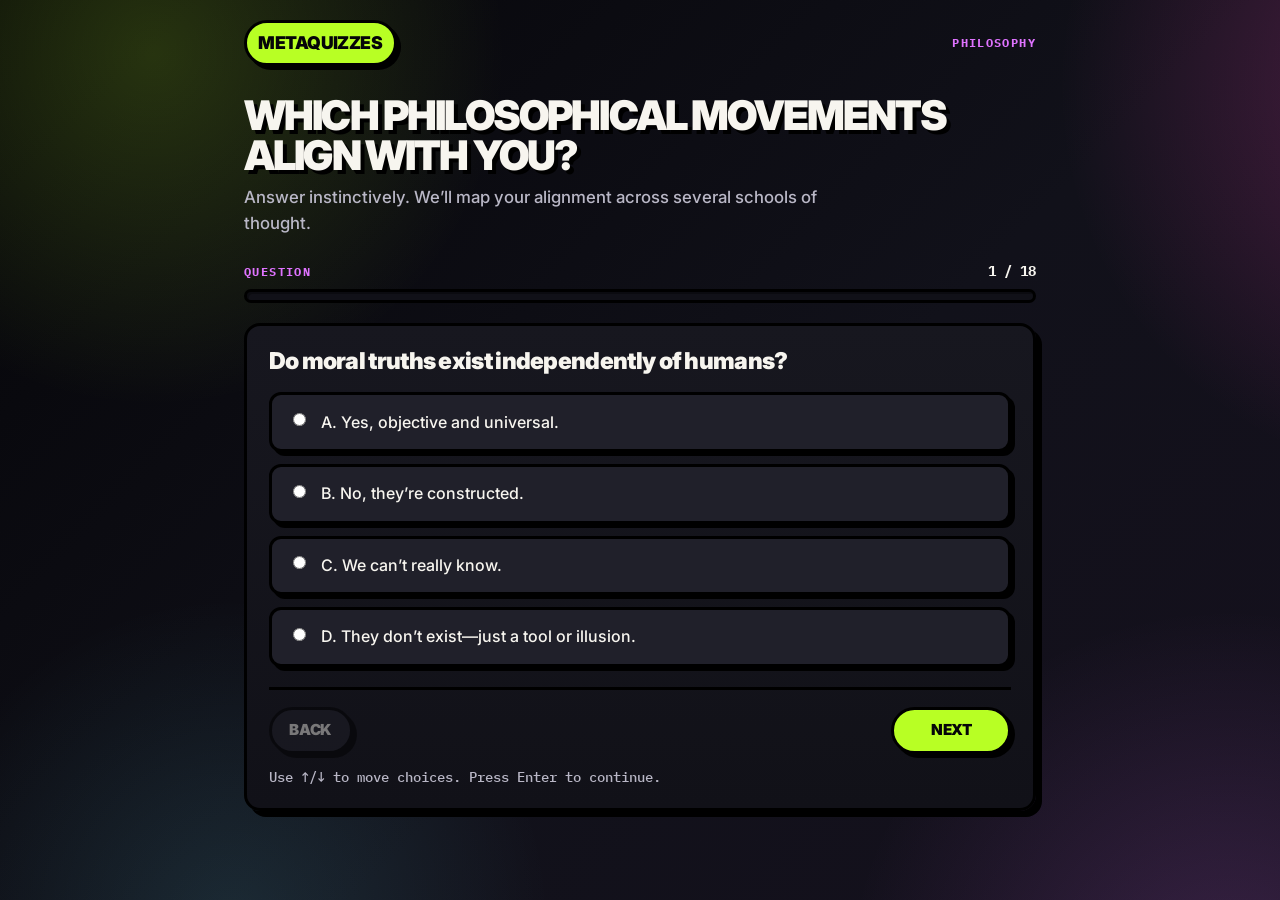
<file: philosophy-quiz.html>
<!DOCTYPE html>
<html lang="en">
<head>
  <meta charset="utf-8" />
  <meta name="viewport" content="width=device-width, initial-scale=1" />
  <title>Philosophy Alignment — MetaQuizzes</title>
  <link rel="stylesheet" href="shared/ink-night.css" />
</head>
<body class="mq">
  <div class="mq-bg" aria-hidden="true"></div>

  <header class="mq-top">
    <a class="mq-brand" href="index.html">MetaQuizzes</a>
    <span class="mq-quiz-label">Philosophy</span>
  </header>

  <main class="mq-stage">
    <h1>Which philosophical movements align with you?</h1>
    <p class="mq-lede">Answer instinctively. We’ll map your alignment across several schools of thought.</p>

    <div class="mq-progress">
      <div class="mq-progress-meta">
        <span class="mq-section-label" id="progressLabel">Question</span>
        <span class="mq-progress-count" id="progressCount">1 / 18</span>
      </div>
      <div class="mq-progress-track" role="progressbar" aria-valuemin="0" aria-valuemax="100" aria-valuenow="0">
        <span class="mq-progress-fill" id="bar"></span>
      </div>
    </div>

    <div class="mq-panel" id="app" aria-live="polite">
      <form id="quiz" novalidate></form>

      <section class="mq-results" id="results" hidden>
        <div class="mq-results-header">
          <div>
            <h2>Your philosophical alignment</h2>
            <p class="mq-muted" style="margin:0">Top three highlighted · scores are relative</p>
          </div>
          <div class="mq-actions">
            <button class="mq-btn-secondary" id="restartBtn" type="button">Retake</button>
            <button class="mq-btn-secondary" id="copyBtn" type="button">Copy summary</button>
          </div>
        </div>

        <div class="mq-top3" id="top3"></div>
        <div class="mq-rank-list" id="rankList"></div>
        <canvas class="mq-chart" id="chart" width="900" height="320" aria-label="Bar chart of philosophy alignment" role="img"></canvas>
        <p class="mq-desc" id="explain"></p>
      </section>

      <p class="mq-hint" id="footHint">Use ↑/↓ to move choices. Press Enter to continue.</p>
    </div>
  </main>

  <script src="shared/quiz-ui.js"></script>
  <script>
const philosophies = [
  "Existentialism","Absurdism","Postmodernism","Moral Constructivism",
  "Nihilism","Utilitarianism","Stoicism","Deontology","Objectivism","Rationalism"
];

const descriptions = {
  Existentialism: "Freedom, authenticity, responsibility; meaning is created, not given.",
  Absurdism: "The universe is indifferent/absurd; live and create value anyway.",
  Postmodernism: "Skepticism toward grand narratives; truth/power entwined; irony as lens.",
  "Moral Constructivism": "Morality is made by humans (cultures/agents), not discovered.",
  Nihilism: "No inherent purpose or moral truth; face the void without illusion.",
  Utilitarianism: "Outcomes matter; maximize well-being and minimize harm overall.",
  Stoicism: "Live according to nature/virtue; master responses to fate.",
  Deontology: "Duties/rules define right action regardless of consequences.",
  Objectivism: "Rational self-interest and objective reality values.",
  Rationalism: "Reason/empiricism can access objective truths about reality."
};

const scoreMap = {
  1: {
    A: {Deontology:2, Stoicism:2, Rationalism:1},
    B: {"Moral Constructivism":2, Postmodernism:2, Existentialism:1, Nihilism:1},
    C: {Nihilism:2, Postmodernism:1, Existentialism:1},
    D: {Nihilism:2, Absurdism:1, Postmodernism:1}
  },
  2: {
    A: {Utilitarianism:2, Existentialism:1},
    B: {Deontology:2},
    C: {Stoicism:1, "Moral Constructivism":1, VirtueEthics:1},
    D: {Existentialism:2},
    E: {Postmodernism:2, Nihilism:1}
  },
  3: {
    A: {Existentialism:2},
    B: {Nihilism:1, Stoicism:1},
    C: {Existentialism:1, Stoicism:1},
    D: {Postmodernism:1, Nihilism:1}
  },
  4: {
    A: {Utilitarianism:2, Existentialism:1},
    B: {Deontology:2},
    C: {Existentialism:1, "Moral Constructivism":1},
    D: {Existentialism:1}
  },
  5: {
    A: {Rationalism:1, Stoicism:1},
    B: {Rationalism:1, Idealism:1},
    C: {Postmodernism:1},
    D: {Nihilism:2, Postmodernism:1}
  },
  6: {
    A: {Stoicism:1, Rationalism:1},
    B: {Postmodernism:1, "Moral Constructivism":1},
    C: {Existentialism:1, Postmodernism:1},
    D: {Idealism:1},
    E: {Postmodernism:1, "Moral Constructivism":1}
  },
  7: {
    A: {Stoicism:1, Idealism:1},
    B: {Absurdism:2, Existentialism:1, Nihilism:1},
    C: {Existentialism:2},
    D: {Nihilism:2}
  },
  8: {
    A: {Rationalism:2},
    B: {Rationalism:1, Stoicism:1},
    C: {Idealism:1},
    D: {Postmodernism:2},
    E: {Postmodernism:2, Nihilism:1}
  },
  9: {
    A: {Rationalism:1, Stoicism:1},
    B: {Postmodernism:1, Nihilism:2},
    C: {Existentialism:1},
    D: {Postmodernism:1}
  },
  10:{
    A: {Rationalism:1},
    B: {Postmodernism:1, "Moral Constructivism":1},
    C: {Postmodernism:1},
    D: {Existentialism:1}
  },
  11:{
    A: {Stoicism:1, Deontology:1},
    B: {Postmodernism:2, Nihilism:1},
    C: {Postmodernism:1, "Moral Constructivism":1},
    D: {Existentialism:1}
  },
  12:{
    A: {Utilitarianism:1, Stoicism:1},
    B: {Existentialism:2, Anarchism:1},
    C: {Objectivism:1, Stoicism:1},
    D: {Postmodernism:1, Nihilism:1},
    E: {Nihilism:1}
  },
  13:{
    A: {Utilitarianism:1, Existentialism:1, Deontology:1},
    B: {Objectivism:1, Existentialism:1},
    C: {Objectivism:1, Nihilism:1},
    D: {Postmodernism:1}
  },
  14:{
    A: {Idealism:1, Stoicism:1},
    B: {Existentialism:1, Nihilism:2},
    C: {Idealism:1, Postmodernism:1},
    D: {Existentialism:1}
  },
  15:{
    A: {Existentialism:2, Utilitarianism:1},
    B: {Existentialism:2},
    C: {Existentialism:1, Nihilism:0.5},
    D: {Nihilism:2},
    E: {Rationalism:1, Idealism:1}
  },
  16:{
    A: {Existentialism:1, Stoicism:1},
    B: {"Moral Constructivism":1, Existentialism:0.5},
    C: {Nihilism:1},
    D: {Stoicism:1}
  },
  17:{
    A: {Stoicism:1, Rationalism:1},
    B: {Absurdism:1},
    C: {Idealism:1, Postmodernism:1},
    D: {Existentialism:1},
    E: {Postmodernism:2}
  },
  18:{
    A: {Rationalism:1},
    B: {Existentialism:1, Postmodernism:1},
    C: {Idealism:1},
    D: {Stoicism:1},
    E: {Nihilism:1},
    F: {Existentialism:1}
  }
};

const questions = [
  {t:"Do moral truths exist independently of humans?", o:["Yes, objective and universal.","No, they’re constructed.","We can’t really know.","They don’t exist—just a tool or illusion."]},
  {t:"When making moral decisions, what matters most?", o:["Consequences of the action.","Following moral rules or duties.","Character and intentions.","What feels authentic in the moment.","Alignment with instincts/power."]},
  {t:"Do you believe in ‘free will’?", o:["Yes, I choose freely.","No, everything is determined.","We might not have it but must act as if we do.","There’s no self to have free will."]},
  {t:"Would you save five people by killing one innocent person?", o:["Yes—save more lives.","No—killing is wrong regardless.","It depends entirely on context.","My feelings/aftermath matter more than math."]},
  {t:"What is most real to you?", o:["The physical world we can measure.","Ideas/forms/consciousness.","Reality is mental or dreamlike.","Reality is unknowable / possibly meaningless."]},
  {t:"What is the nature of the self?", o:["A real, persisting self.","A narrative/illusion by the brain.","No true self—just experience.","A divine/spiritual entity.","Defined by social & historical context."]},
  {t:"Does the universe have a purpose?", o:["Yes, an ultimate design.","No—indifferent or absurd.","Only the purpose we give it.","I don’t know and don’t care."]},
  {t:"How can we best arrive at truth?", o:["Reason and logic.","Scientific inquiry/observation.","Intuition or spiritual insight.","Language, culture, and history.","No single truth—just perspectives."]},
  {t:"Your stance on skepticism?", o:["Healthy doubt, but knowledge is possible.","Doubt everything—even our minds.","Useful but ultimately paralyzing.","Truth is social; skepticism is overrated."]},
  {t:"Do you trust your senses to reflect reality?", o:["Yes, mostly.","Somewhat; limited and often wrong.","No—perception is deceptive.","It doesn’t matter—they’re all we’ve got."]},
  {t:"How do you view social structures (government, religion, economy)?", o:["Necessary for order and justice.","Often reinforce power; should be challenged.","Human inventions with no ultimate authority.","Useful tools but never absolute."]},
  {t:"Which instinct resonates most?", o:["Harmony and collective good.","Individual freedom is paramount.","Hierarchies/strength drive progress.","Systems are corrupt—we need radical change.","Disillusioned with politics altogether."]},
  {t:"Do people have a duty to help others?", o:["Yes, part of being moral/good.","Only if it doesn’t infringe on freedom.","No—people are responsible for themselves.","The question has no real answer."]},
  {t:"What happens after death?", o:["Something—afterlife/reincarnation.","Nothing—death is the end.","Consciousness continues in unknown ways.","It doesn’t matter—focus on life."]},
  {t:"How do you find meaning?", o:["Connection, purpose, helping others.","Create it myself—meaning isn’t given.","Pleasure, experience, expression.","There is no meaning, and that’s freeing.","Understanding the universe/the divine."]},
  {t:"Does suffering have meaning?", o:["Yes—can teach or transform.","Sometimes—depends on context.","No—random and brutal.","It’s just part of life, not good/bad."]},
  {t:"Which resonates most (aesthetics)?", o:["Classical harmony, structure, balance.","Dark, absurd, or ironic expressions.","Abstract, mystical, symbolic.","Raw, emotional, unfiltered reality.","Sharp satire and cultural critique."]},
  {t:"Which description sounds most like you?", o:["Seeker of truth.","Rebel/critic of systems.","Mystic/outsider.","Pragmatic realist.","Cynic with a heart.","Creator of my own philosophy."]}
];

const quizEl = document.getElementById("quiz");
const barEl = document.getElementById("bar");
const resultsEl = document.getElementById("results");
const chart = document.getElementById("chart");
const explain = document.getElementById("explain");
const progressCount = document.getElementById("progressCount");
const top3El = document.getElementById("top3");
const rankList = document.getElementById("rankList");
const footHint = document.getElementById("footHint");

let currentIndex = 0;
let transitioning = false;

function renderQuiz() {
  quizEl.innerHTML = "";
  questions.forEach((q, idx) => {
    const sec = document.createElement("section");
    sec.className = "mq-q" + (idx === 0 ? " is-active is-enter" : "");
    sec.dataset.index = String(idx);
    if (idx !== 0) sec.hidden = true;

    const h2 = document.createElement("h2");
    h2.className = "mq-q-title";
    h2.textContent = q.t;
    sec.appendChild(h2);

    const err = document.createElement("div");
    err.className = "mq-err";
    err.textContent = "Please choose an option to continue.";
    sec.appendChild(err);

    const opts = document.createElement("div");
    opts.className = "mq-options";
    q.o.forEach((opt, i) => {
      const id = `q${idx}_opt${i}`;
      const label = document.createElement("label");
      label.className = "mq-option";
      label.setAttribute("for", id);
      label.innerHTML = `<input type="radio" name="q${idx}" id="${id}" value="${String.fromCharCode(65 + i)}" /> <span>${String.fromCharCode(65 + i)}. ${opt}</span>`;
      label.querySelector("input").addEventListener("change", () => {
        opts.querySelectorAll(".mq-option").forEach((el) => el.classList.remove("is-selected"));
        label.classList.add("is-selected");
        err.classList.remove("is-visible");
      });
      opts.appendChild(label);
    });
    sec.appendChild(opts);

    const nav = document.createElement("div");
    nav.className = "mq-nav";
    const back = document.createElement("button");
    back.type = "button";
    back.className = "mq-btn-secondary";
    back.textContent = "Back";
    back.disabled = idx === 0;
    back.addEventListener("click", () => goto(idx - 1));
    const next = document.createElement("button");
    next.type = "button";
    next.textContent = idx === questions.length - 1 ? "See results" : "Next";
    next.addEventListener("click", () => {
      const val = getValue(idx);
      if (!val) {
        err.classList.add("is-visible");
        return;
      }
      err.classList.remove("is-visible");
      if (idx === questions.length - 1) computeResults();
      else goto(idx + 1);
    });
    nav.append(back, next);
    sec.appendChild(nav);
    quizEl.appendChild(sec);
  });
  updateProgress(0);
}

function getValue(i) {
  const sel = quizEl.querySelectorAll(`input[name="q${i}"]`);
  for (const r of sel) if (r.checked) return r.value;
  return null;
}

function goto(i) {
  const total = questions.length;
  if (i < 0) i = 0;
  if (i >= total) i = total - 1;
  if (transitioning || i === currentIndex) {
    if (i === currentIndex) updateProgress(i);
    return;
  }

  const from = quizEl.querySelector(`.mq-q[data-index="${currentIndex}"]`);
  const to = quizEl.querySelector(`.mq-q[data-index="${i}"]`);
  transitioning = true;
  currentIndex = i;

  MQ.stageQuestion(from, to, {
    onDone: () => {
      transitioning = false;
      const first = to.querySelector('input[type="radio"]');
      if (first) first.focus();
    },
  });
  updateProgress(i);
}

function updateProgress(idx) {
  const pct = Math.round((idx / questions.length) * 100);
  MQ.setProgress(barEl, pct);
  progressCount.textContent = `${idx + 1} / ${questions.length}`;
}

function emptyScores() {
  const s = {};
  philosophies.forEach((p) => (s[p] = 0));
  return s;
}

function accumulate(scores, add) {
  for (const k in add) {
    if (!(k in scores)) continue;
    scores[k] += add[k];
  }
}

function computeResults() {
  const answers = [];
  for (let i = 0; i < questions.length; i++) {
    const v = getValue(i);
    if (!v) {
      goto(i);
      return;
    }
    answers.push(v);
  }

  const scores = emptyScores();
  answers.forEach((ans, idx) => {
    const m = scoreMap[idx + 1]?.[ans];
    if (m) accumulate(scores, m);
  });

  const maxPossible = Math.max(...Object.values(scores));
  const rows = Object.entries(scores)
    .map(([name, score]) => ({ name, score: Number(score.toFixed(2)) }))
    .sort((a, b) => b.score - a.score);

  const top3 = rows.slice(0, 3);
  top3El.innerHTML = "";
  top3.forEach((r, i) => {
    const item = document.createElement("div");
    item.className = "mq-top3-item";
    item.innerHTML = `
      <div class="mq-rank">#${i + 1}</div>
      <h3>${r.name}</h3>
      <p>${descriptions[r.name] || ""}</p>
      <p style="margin-top:0.4rem;color:var(--mq-ink)">Score ${r.score.toFixed(2)}</p>`;
    top3El.appendChild(item);
  });

  rankList.innerHTML = "";
  rows.forEach((r, i) => {
    const pct = maxPossible > 0 ? Math.round((r.score / maxPossible) * 100) : 0;
    const row = document.createElement("div");
    row.className = "mq-rank-row" + (i < 3 ? " is-top" : "");
    row.innerHTML = `
      <div class="mq-rank-name">${r.name}</div>
      <div class="mq-rank-track"><span class="mq-rank-fill" data-width="${pct}%"></span></div>
      <div class="mq-rank-pct">${r.score.toFixed(1)}</div>`;
    rankList.appendChild(row);
  });

  explain.textContent = `Top alignments: ${top3.map((r) => r.name).join(", ")}. Computed by mapping each answer to schools (with weights) across all 18 questions.`;
  drawChart(rows, maxPossible);

  quizEl.style.display = "none";
  footHint.style.display = "none";
  resultsEl.hidden = false;
  resultsEl.classList.add("is-visible");
  MQ.setProgress(barEl, 100);
  progressCount.textContent = `${questions.length} / ${questions.length}`;
  MQ.staggerReveal(rankList);

  document.getElementById("copyBtn").onclick = () => {
    const summary = { top3: rows.slice(0, 3), all: rows, answers };
    navigator.clipboard
      .writeText(JSON.stringify(summary, null, 2))
      .then(() => {
        const btn = document.getElementById("copyBtn");
        const prev = btn.textContent;
        btn.textContent = "Copied!";
        setTimeout(() => (btn.textContent = prev), 1200);
      })
      .catch(() => alert("Could not copy. Your browser may block clipboard access."));
  };
}

function drawChart(rows, max) {
  const ctx = chart.getContext("2d");
  const W = chart.width;
  const H = chart.height;
  ctx.clearRect(0, 0, W, H);

  const padding = 36;
  const rowH = (H - padding * 2) / rows.length;
  const barMaxW = W - 240;

  ctx.font = '700 14px "Inter", sans-serif';
  ctx.fillStyle = "rgba(247,245,239,0.55)";
  ctx.fillText("Alignment score (relative scale)", padding, padding - 10);

  ctx.strokeStyle = "rgba(247,245,239,0.12)";
  ctx.lineWidth = 1;
  for (let i = 0; i <= 5; i++) {
    const x = padding + (barMaxW / 5) * i + 150;
    ctx.beginPath();
    ctx.moveTo(x, padding - 6);
    ctx.lineTo(x, H - padding + 6);
    ctx.stroke();
  }

  const top3Names = rows.slice(0, 3).map((r) => r.name);

  rows.forEach((r, i) => {
    const y = padding + i * rowH;
    ctx.fillStyle = "rgba(247,245,239,0.9)";
    ctx.textBaseline = "middle";
    ctx.fillText(r.name, padding, y + rowH / 2);

    const scale = max > 0 ? r.score / max : 0;
    const w = Math.max(4, scale * barMaxW);
    const x = padding + 150;

    ctx.fillStyle = "rgba(0,0,0,0.45)";
    ctx.fillRect(x, y + rowH * 0.2, barMaxW, rowH * 0.6);

    ctx.fillStyle = top3Names.includes(r.name)
      ? "rgba(255,69,189,0.95)"
      : "rgba(184,255,36,0.75)";
    ctx.fillRect(x, y + rowH * 0.2, w, rowH * 0.6);

    ctx.fillStyle = "rgba(247,245,239,0.95)";
    ctx.fillText(r.score.toFixed(2), x + w + 8, y + rowH / 2);
  });
}

document.getElementById("restartBtn").addEventListener("click", () => {
  quizEl.querySelectorAll('input[type="radio"]').forEach((r) => (r.checked = false));
  quizEl.querySelectorAll(".mq-option").forEach((el) => el.classList.remove("is-selected"));
  resultsEl.hidden = true;
  resultsEl.classList.remove("is-visible");
  quizEl.style.display = "block";
  footHint.style.display = "block";
  currentIndex = 0;
  quizEl.querySelectorAll(".mq-q").forEach((q, idx) => {
    q.classList.toggle("is-active", idx === 0);
    q.classList.remove("is-exit");
    q.hidden = idx !== 0;
    if (idx === 0) {
      q.classList.remove("is-enter");
      void q.offsetWidth;
      q.classList.add("is-enter");
    }
  });
  updateProgress(0);
});

document.addEventListener("keydown", (e) => {
  const active = document.querySelector(".mq-q.is-active");
  if (!active || resultsEl.classList.contains("is-visible")) return;
  const radios = [...active.querySelectorAll('input[type="radio"]')];
  const current = radios.findIndex((r) => r === document.activeElement);
  if (e.key === "ArrowDown" || e.key === "ArrowRight") {
    e.preventDefault();
    const i = current < 0 ? 0 : Math.min(radios.length - 1, current + 1);
    radios[i].focus();
  } else if (e.key === "ArrowUp" || e.key === "ArrowLeft") {
    e.preventDefault();
    const i = current <= 0 ? 0 : current - 1;
    radios[i].focus();
  } else if (e.key === "Enter") {
    e.preventDefault();
    active.querySelector(".mq-nav button:not(.mq-btn-secondary)")?.click();
  }
});

renderQuiz();
  </script>
</body>
</html>
</file>
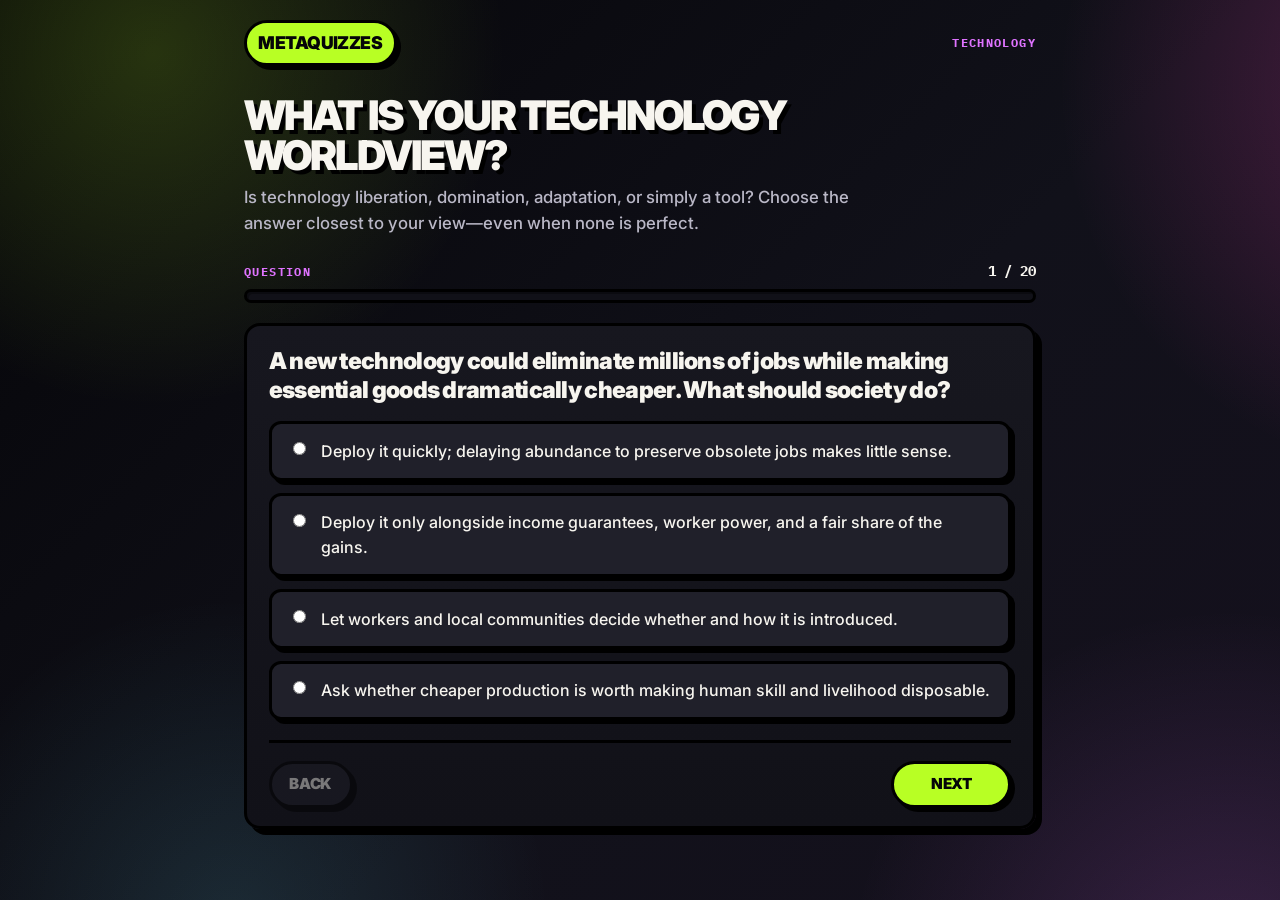
<file: technology-worldview-quiz.html>
<!DOCTYPE html>
<html lang="en">
<head>
  <meta charset="utf-8" />
  <meta name="viewport" content="width=device-width, initial-scale=1" />
  <title>Your Technology Worldview — MetaQuizzes</title>
  <link rel="stylesheet" href="shared/ink-night.css" />
</head>
<body class="mq">
  <div class="mq-bg" aria-hidden="true"></div>

  <header class="mq-top">
    <a class="mq-brand" href="index.html">MetaQuizzes</a>
    <span class="mq-quiz-label">Technology</span>
  </header>

  <main class="mq-stage">
    <h1>What is your technology worldview?</h1>
    <p class="mq-lede">Is technology liberation, domination, adaptation, or simply a tool? Choose the answer closest to your view—even when none is perfect.</p>

    <div class="mq-progress">
      <div class="mq-progress-meta">
        <span class="mq-section-label">Question</span>
        <span class="mq-progress-count" id="progressCount">1 / 1</span>
      </div>
      <div class="mq-progress-track" role="progressbar" aria-valuemin="0" aria-valuemax="100" aria-valuenow="0">
        <span class="mq-progress-fill" id="bar"></span>
      </div>
    </div>

    <div class="mq-panel" aria-live="polite">
      <form id="quiz" novalidate></form>
      <p class="mq-err" id="error" role="alert"></p>

      <section class="mq-results" id="results" hidden>
        <div class="mq-results-header">
          <div>
            <h2>Your technology worldview</h2>
            <p class="mq-muted" style="margin:0">Scores are relative preferences</p>
          </div>
          <div class="mq-actions">
            <button type="button" class="mq-btn-secondary" id="restart">Retake</button>
          </div>
        </div>

        <div class="mq-result-hero">
          <p class="mq-eyebrow">Your profile</p>
          <h3 id="result-name"></h3>
          <p id="result-summary"></p>
          <p><strong>Your central conviction:</strong> <span id="result-principle"></span></p>
          <p><strong>Your potential blind spot:</strong> <span id="result-blindspot"></span></p>
        </div>

        <h3 class="mq-subsection-title">Worldview affinities</h3>
        <div class="mq-rank-list" id="score-bars"></div>
        <p class="mq-desc" id="score-explanation"></p>
      </section>
    </div>
  </main>

  <script src="shared/quiz-ui.js"></script>
  <script>

    const worldviews = {
      humanist: "Digital Humanism",
      decentralist: "Decentralization",
      solarpunk: "Solarpunk",
      transhumanist: "Transhumanism",
      accelerationist: "Accelerationism",
      regulator: "Public Governance",
      privacy: "Privacy & Autonomy",
      restraint: "Technological Restraint",
      openweb: "Open-Web Idealism",
      pragmatist: "Pragmatic Adaptation"
    };

    const questions = [
      {
        text: "A new technology could eliminate millions of jobs while making essential goods dramatically cheaper. What should society do?",
        options: [
          ["Deploy it quickly; delaying abundance to preserve obsolete jobs makes little sense.", {accelerationist: 3, transhumanist: 1}],
          ["Deploy it only alongside income guarantees, worker power, and a fair share of the gains.", {humanist: 2, regulator: 2, solarpunk: 1}],
          ["Let workers and local communities decide whether and how it is introduced.", {decentralist: 2, humanist: 2}],
          ["Ask whether cheaper production is worth making human skill and livelihood disposable.", {restraint: 3, humanist: 1}]
        ]
      },
      {
        text: "What should happen when a convenient app requires extensive personal data to function?",
        options: [
          ["People should decide for themselves whether the convenience is worth the trade.", {pragmatist: 2, privacy: 1}],
          ["It should collect only what is necessary, with meaningful consent and an offline alternative.", {privacy: 3, humanist: 1}],
          ["Strict privacy rules should apply even if they make the product less capable.", {privacy: 2, regulator: 3}],
          ["A community-controlled or self-hosted version should replace the centralized service.", {decentralist: 3, openweb: 2}]
        ]
      },
      {
        text: "If safe brain implants could substantially improve memory and concentration, how should they be treated?",
        options: [
          ["As the next step in human development; enhancement should be welcomed.", {transhumanist: 3, accelerationist: 1}],
          ["As a personal choice, provided refusing one never becomes a social or economic penalty.", {privacy: 2, humanist: 2}],
          ["As a medical technology requiring careful public oversight and long-term evidence.", {regulator: 2, pragmatist: 2}],
          ["With deep suspicion; turning ordinary cognition into an upgrade market could diminish human life.", {restraint: 3, humanist: 1}]
        ]
      },
      {
        text: "What is the greatest problem with today's internet?",
        options: [
          ["A handful of companies control identity, speech, discovery, and social participation.", {openweb: 3, decentralist: 2}],
          ["Its business models reward surveillance, manipulation, and compulsive behavior.", {privacy: 2, humanist: 2, regulator: 1}],
          ["It has become too cautious, regulated, and resistant to radical experimentation.", {accelerationist: 3}],
          ["It substitutes shallow connectivity for embodied community and meaningful life.", {restraint: 3, solarpunk: 1}]
        ]
      },
      {
        text: "An AI system produces better medical diagnoses than most doctors but sometimes fails in ways nobody can explain. How should it be used?",
        options: [
          ["Use it widely; measurable performance matters more than whether humans understand every decision.", {accelerationist: 2, pragmatist: 2}],
          ["Use it as advice, while a human remains responsible for the final decision.", {humanist: 3, pragmatist: 2}],
          ["Allow it only after independent testing, public rules, and a right to appeal.", {regulator: 3, humanist: 1}],
          ["Keep diagnosis human-led; some decisions should not be surrendered to opaque systems.", {restraint: 3, humanist: 1}]
        ]
      },
      {
        text: "Which future sounds most desirable?",
        options: [
          ["Humans transcend biological limits through AI, genetic engineering, and cybernetics.", {transhumanist: 3, accelerationist: 1}],
          ["Clean, walkable communities use appropriate technology while restoring ecosystems.", {solarpunk: 3, restraint: 1}],
          ["A decentralized digital world where people own their identities, tools, and creations.", {decentralist: 2, openweb: 3}],
          ["Reliable public technology quietly makes ordinary life safer, fairer, and easier.", {regulator: 2, pragmatist: 2, humanist: 1}]
        ]
      },
      {
        text: "A city can sharply reduce crime by linking cameras, facial recognition, and predictive software. What matters most?",
        options: [
          ["Whether rigorous evidence shows that the system actually works better than alternatives.", {pragmatist: 3, regulator: 1}],
          ["The surveillance power itself is unacceptable, even if it produces some benefits.", {privacy: 3, decentralist: 1}],
          ["It may be used only under strict law, independent audits, and democratic control.", {regulator: 3, privacy: 1}],
          ["Invest in community conditions and human relationships instead of automated control.", {humanist: 2, solarpunk: 2, restraint: 1}]
        ]
      },
      {
        text: "How should society respond when young people adopt a new digital culture that adults find disturbing?",
        options: [
          ["Leave it alone unless clear harm emerges; every generation invents unfamiliar forms.", {openweb: 2, accelerationist: 1, privacy: 1}],
          ["Study the actual effects and respond proportionally rather than panicking or celebrating.", {pragmatist: 3}],
          ["Require platforms to design for child welfare rather than maximum engagement.", {regulator: 2, humanist: 2}],
          ["Encourage more offline independence, unsupervised play, and physical community.", {restraint: 2, solarpunk: 2}]
        ]
      },
      {
        text: "Who should own the digital tools people depend on every day?",
        options: [
          ["Their creators and investors, as long as users can choose competitors.", {pragmatist: 2, accelerationist: 1}],
          ["Users themselves, through open source, self-hosting, cooperatives, or portable data.", {openweb: 3, decentralist: 3}],
          ["The public, when a service has become essential infrastructure.", {regulator: 3, humanist: 1}],
          ["Ownership matters less than whether the tool is humane, repairable, and ecologically sustainable.", {solarpunk: 2, restraint: 2, humanist: 1}]
        ]
      },
      {
        text: "A fully autonomous vehicle is statistically safer than a human driver but must make rare life-and-death decisions. Should it be permitted?",
        options: [
          ["Yes. Refusing a safer system because it feels unsettling would cost lives.", {accelerationist: 2, pragmatist: 3}],
          ["Yes, after transparent standards, liability rules, and independent certification.", {regulator: 3, pragmatist: 1}],
          ["Only if passengers and communities can inspect or choose the rules it follows.", {decentralist: 2, privacy: 1, humanist: 1}],
          ["Not if responsibility becomes so automated that no human is meaningfully accountable.", {humanist: 2, restraint: 2}]
        ]
      },
      {
        text: "What is your reaction to the claim that technology is neutral and only its use is good or bad?",
        options: [
          ["Mostly true; tools expand options, and humans decide what to do with them.", {accelerationist: 2, pragmatist: 1}],
          ["False; every design embeds assumptions, incentives, and permitted forms of behavior.", {humanist: 3, privacy: 1}],
          ["False; technologies reshape society in ways nobody individually chooses or controls.", {restraint: 3, regulator: 1}],
          ["It depends on whether people can inspect, modify, refuse, and replace the tool.", {openweb: 2, decentralist: 3}]
        ]
      },
      {
        text: "A powerful new invention may have catastrophic risks, but slowing research could let less responsible actors develop it first. What should happen?",
        options: [
          ["Continue quickly; capability cannot be permanently contained, so responsible builders should lead.", {accelerationist: 3, transhumanist: 1}],
          ["Pause the highest-risk work until enforceable international safeguards exist.", {regulator: 3, restraint: 2}],
          ["Distribute the knowledge widely so no state or corporation can monopolize it.", {decentralist: 3, openweb: 1}],
          ["Proceed in limited stages and change course as real evidence accumulates.", {pragmatist: 3}]
        ]
      },
      {
        text: "Which approach to environmental crisis seems most promising?",
        options: [
          ["Rapid innovation: advanced energy, carbon removal, engineered food, and better computation.", {accelerationist: 2, transhumanist: 2}],
          ["Redesign daily life around sufficiency, repair, local resilience, and ecological integration.", {solarpunk: 3, restraint: 2}],
          ["Large-scale public planning guided by climate science and enforceable targets.", {regulator: 3, pragmatist: 1}],
          ["Open technologies that let communities build solutions suited to their own environments.", {decentralist: 2, openweb: 1, solarpunk: 2}]
        ]
      },
      {
        text: "If realistic virtual worlds became more fulfilling than most people's physical lives, would that be a problem?",
        options: [
          ["Not inherently. A meaningful experience does not become false because it is virtual.", {transhumanist: 3, privacy: 1}],
          ["Yes, if people retreat because physical society has been allowed to become unbearable.", {humanist: 3, solarpunk: 1}],
          ["Only if the worlds are controlled by companies that can manipulate or dispossess their inhabitants.", {openweb: 2, decentralist: 2, privacy: 1}],
          ["Yes. Human flourishing requires bodies, places, nature, and unmediated relationships.", {restraint: 3, solarpunk: 2}]
        ]
      },
      {
        text: "What should happen to old devices that still work but no longer receive software support?",
        options: [
          ["Manufacturers should be required to provide long-term support, parts, and repair access.", {regulator: 2, solarpunk: 2}],
          ["The software should become open so owners and communities can maintain it themselves.", {openweb: 3, decentralist: 2}],
          ["Replacement is often reasonable if newer devices are substantially safer or more capable.", {pragmatist: 2, accelerationist: 1}],
          ["Planned obsolescence reveals a culture that treats both objects and human labor as disposable.", {restraint: 3, humanist: 1}]
        ]
      },
      {
        text: "Should parents be allowed to genetically enhance future children if the procedure becomes safe?",
        options: [
          ["Yes. Giving children greater health and ability is an extension of ordinary parental care.", {transhumanist: 3, accelerationist: 1}],
          ["Only to prevent serious disease, not to create competitive advantages.", {regulator: 2, humanist: 2}],
          ["The technology should be publicly available so enhancement does not create a biological class system.", {transhumanist: 2, regulator: 2}],
          ["No. Future people cannot consent to being engineered around current ideas of superiority.", {humanist: 2, restraint: 3}]
        ]
      },
      {
        text: "What makes an online community genuinely valuable?",
        options: [
          ["Its members control its norms, archives, identity, and technical infrastructure.", {openweb: 3, decentralist: 2}],
          ["It creates authentic relationships and improves the lives of the humans participating.", {humanist: 3}],
          ["It connects people efficiently at a scale that would otherwise be impossible.", {accelerationist: 1, pragmatist: 2}],
          ["It remains small, intentional, and capable of supporting life beyond the screen.", {restraint: 2, solarpunk: 2}]
        ]
      },
      {
        text: "A government proposes a universal digital identity to simplify benefits, voting, banking, and medical records. Your response?",
        options: [
          ["Support it if it is secure, inclusive, and administered as accountable public infrastructure.", {regulator: 3, pragmatist: 1}],
          ["Oppose it; a single identity system creates an intolerable infrastructure of surveillance and exclusion.", {privacy: 3, decentralist: 2}],
          ["Use decentralized credentials that reveal only the information required for each interaction.", {decentralist: 3, privacy: 2}],
          ["Offer it as an option while preserving functional nondigital alternatives.", {humanist: 2, pragmatist: 2}]
        ]
      },
      {
        text: "Which statement comes closest to your overall view of technological progress?",
        options: [
          ["Humanity's greatest problems are solvable if we stop fearing transformative innovation.", {accelerationist: 3, transhumanist: 2}],
          ["Progress means giving people more agency, dignity, access, and control—not merely greater capability.", {humanist: 3, privacy: 1}],
          ["Technology should evolve through open experimentation that no central power can monopolize.", {openweb: 2, decentralist: 3}],
          ["A technology is progress only when its human and ecological benefits survive honest measurement.", {solarpunk: 2, pragmatist: 3}],
          ["The ability to build something is not evidence that life will improve if we do.", {restraint: 3}],
          ["Powerful systems require public rules strong enough to protect people who cannot simply opt out.", {regulator: 3, privacy: 1}]
        ]
      },
      {
        text: "If you could guarantee only one feature of the technological future, which would you choose?",
        options: [
          ["People remain free to live without being tracked, scored, or technologically coerced.", {privacy: 3}],
          ["Knowledge and creative tools remain open, interoperable, and owned by their users.", {openweb: 3, decentralist: 1}],
          ["Technology eliminates disease, disability, involuntary aging, and biological limitation.", {transhumanist: 3}],
          ["Innovation stays fast enough to solve problems we cannot solve with today's capabilities.", {accelerationist: 3}],
          ["Technology operates within ecological limits and strengthens real communities.", {solarpunk: 3, restraint: 1}],
          ["Everyone benefits from essential technologies regardless of wealth or status.", {humanist: 2, regulator: 2}]
        ]
      }
    ];

    const profiles = {
      humanist: {
        name: "Digital Humanist",
        summary: "You judge technology by what it does to human agency, dignity, relationships, and material well-being. You welcome useful innovation, but reject the idea that efficiency or capability automatically counts as progress.",
        principle: "Technology should adapt to human needs; people should not be forced to adapt to technology.",
        blindspot: "Human-centered safeguards can become vague or paternalistic when people disagree about what flourishing means."
      },
      decentralist: {
        name: "Decentralized Technologist",
        summary: "You want technological power distributed across users, communities, and interoperable networks. Your ideal systems are inspectable, replaceable, resistant to monopoly, and difficult for any single institution to capture.",
        principle: "No one should have to trust a central gatekeeper when power can be distributed.",
        blindspot: "Decentralized systems can reproduce inequality, diffuse accountability, and demand technical effort that many people cannot realistically provide."
      },
      solarpunk: {
        name: "Solarpunk Ecologist",
        summary: "You favor technology that restores ecosystems, supports resilient communities, and improves ordinary life without demanding endless extraction or growth. You imagine progress as cleaner, calmer, more local, and more beautiful.",
        principle: "The best technology helps human communities thrive as part of the living world.",
        blindspot: "Local, harmonious visions can underestimate the scale, conflict, infrastructure, and industrial capacity required to sustain billions of people."
      },
      transhumanist: {
        name: "Transhumanist",
        summary: "You see human biology as a starting condition rather than a sacred boundary. Used responsibly, technology can expand cognition, transform embodiment, end unwanted limitations, and create forms of life not confined by evolution.",
        principle: "People should be free to transcend limitations they did not choose.",
        blindspot: "Enhancement can become coercive when access is unequal or when society begins treating unmodified people as defective."
      },
      accelerationist: {
        name: "Techno-Accelerationist",
        summary: "You believe bold experimentation and rapid capability growth are essential to solving problems that existing institutions cannot. Stagnation, excessive caution, and protecting obsolete systems may be more dangerous than disruption.",
        principle: "Humanity cannot reach a radically better future by freezing development at the present.",
        blindspot: "Speed can lock in irreversible harms before institutions, communities, or even inventors understand what has been created."
      },
      regulator: {
        name: "Civic Technologist",
        summary: "You believe powerful technologies require equally capable public institutions. Standards, audits, universal access, democratic accountability, and enforceable rights are how innovation becomes public benefit instead of private domination.",
        principle: "Technology that governs people's lives must itself be governable.",
        blindspot: "Regulators can be captured, technically outmatched, slow to adapt, or used by established companies to prevent smaller challengers from competing."
      },
      privacy: {
        name: "Privacy Sovereigntist",
        summary: "You regard privacy as the foundation of autonomy rather than a preference to trade away casually. A humane technological future must preserve the ability to think, associate, experiment, and live without constant observation or scoring.",
        principle: "A person cannot be fully free while permanently visible to systems of power.",
        blindspot: "Strong privacy can also shield abuse, obstruct accountability, and make some beneficial forms of coordination or research harder."
      },
      restraint: {
        name: "Technological Restraint Advocate",
        summary: "You reject the assumption that every new capability should be adopted. Technologies reshape attention, relationships, labor, environments, and values; sometimes the wisest form of agency is refusing, limiting, or reversing them.",
        principle: "The ability to build something does not create an obligation to live with it.",
        blindspot: "Restraint can romanticize older arrangements, preserve existing suffering, or leave development to actors who are less conscientious."
      },
      openweb: {
        name: "Open-Web Idealist",
        summary: "You want a digital world built from open protocols, personal sites, portable identity, user-controlled archives, creative experimentation, and communities that exist beyond corporate permission. To you, the web should be a place people inhabit and shape—not a handful of platforms they rent access to.",
        principle: "People should own their digital lives and be able to build without asking permission.",
        blindspot: "Openness alone does not guarantee discovery, safety, accessibility, sustainable funding, or freedom from new concentrations of influence."
      },
      pragmatist: {
        name: "Adaptive Tech Pragmatist",
        summary: "You resist both technological worship and reflexive rejection. You want evidence, proportional responses, iterative deployment, and the freedom to change course as actual effects become clearer.",
        principle: "Judge technologies by demonstrated consequences, not utopian promises or dystopian symbolism.",
        blindspot: "Case-by-case flexibility can lack firm boundaries and may react too slowly when harms are cumulative or irreversible."
      },
      pluralist: {
        name: "Technological Pluralist",
        summary: "You do not see one master principle as sufficient for every technology. Openness, expertise, privacy, ecology, innovation, public accountability, and human meaning each matter in different proportions depending on what is being built and who must live with it.",
        principle: "Different technologies demand different social contracts.",
        blindspot: "Balancing many valid concerns can produce indecision or allow the most powerful actor to define what a supposedly reasonable compromise looks like."
      }
    };

    const form = document.getElementById("quiz");
    const results = document.getElementById("results");
    const error = document.getElementById("error");
    const barEl = document.getElementById("bar");
    const progressCount = document.getElementById("progressCount");
    const labels = worldviews;

    let currentIndex = 0;
    let transitioning = false;
    const answers = {};

    function renderQuiz() {
      form.innerHTML = "";
      questions.forEach((question, questionIndex) => {
        const sec = document.createElement("section");
        sec.className = "mq-q" + (questionIndex === 0 ? " is-active is-enter" : "");
        sec.dataset.index = String(questionIndex);
        if (questionIndex !== 0) sec.hidden = true;

        const h2 = document.createElement("h2");
        h2.className = "mq-q-title";
        h2.textContent = question.text;
        sec.appendChild(h2);

        const opts = document.createElement("div");
        opts.className = "mq-options";
        question.options.forEach((option, optionIndex) => {
          const id = "q" + questionIndex + "_opt" + optionIndex;
          const label = document.createElement("label");
          label.className = "mq-option";
          label.setAttribute("for", id);
          const input = document.createElement("input");
          input.type = "radio";
          input.name = "q" + questionIndex;
          input.id = id;
          input.value = String(optionIndex);
          const span = document.createElement("span");
          span.textContent = option[0];
          label.append(input, span);
          input.addEventListener("change", () => {
            answers[questionIndex] = optionIndex;
            opts.querySelectorAll(".mq-option").forEach((el) => el.classList.remove("is-selected"));
            label.classList.add("is-selected");
            error.classList.remove("is-visible");
            error.textContent = "";
          });
          opts.appendChild(label);
        });
        sec.appendChild(opts);

        const nav = document.createElement("div");
        nav.className = "mq-nav";
        const back = document.createElement("button");
        back.type = "button";
        back.className = "mq-btn-secondary";
        back.textContent = "Back";
        back.disabled = questionIndex === 0;
        back.addEventListener("click", () => goto(questionIndex - 1));
        const next = document.createElement("button");
        next.type = "button";
        next.textContent = questionIndex === questions.length - 1 ? "See results" : "Next";
        next.addEventListener("click", () => {
          const checked = form.querySelector('input[name="q' + questionIndex + '"]:checked');
          if (!checked) {
            error.textContent = "Please choose an option to continue.";
            error.classList.add("is-visible");
            return;
          }
          answers[questionIndex] = Number(checked.value);
          if (questionIndex === questions.length - 1) {
            showResults(calculateScores());
          } else {
            goto(questionIndex + 1);
          }
        });
        nav.append(back, next);
        sec.appendChild(nav);
        form.appendChild(sec);
      });
      updateProgress(0);
    }

    function goto(i) {
      const total = questions.length;
      if (i < 0) i = 0;
      if (i >= total) i = total - 1;
      if (transitioning || i === currentIndex) return;
      const from = form.querySelector('.mq-q[data-index="' + currentIndex + '"]');
      const to = form.querySelector('.mq-q[data-index="' + i + '"]');
      transitioning = true;
      currentIndex = i;
      MQ.stageQuestion(from, to, {
        onDone: () => {
          transitioning = false;
          to.querySelector('input[type="radio"]')?.focus();
        },
      });
      updateProgress(i);
    }

    function updateProgress(idx) {
      MQ.setProgress(barEl, (idx / questions.length) * 100);
      progressCount.textContent = (idx + 1) + " / " + questions.length;
    }

    function calculateScores() {
      const scores = Object.fromEntries(Object.keys(labels).map((key) => [key, 0]));
      questions.forEach((question, questionIndex) => {
        const selected = form.querySelector('input[name="q' + questionIndex + '"]:checked');
        const weights = question.options[Number(selected.value)][1];
        Object.entries(weights).forEach(([key, points]) => (scores[key] += points));
      });
      return scores;
    }

function chooseProfile(scores) {
      const ranked = Object.entries(scores).sort((a, b) => b[1] - a[1]);
      const [first, second] = ranked;
      const nearTop = ranked.filter(([, score]) => score >= first[1] - 3).length;
      if (nearTop >= 4 || (first[1] - second[1] <= 1 && ranked[2][1] >= first[1] - 2)) return profiles.pluralist;
      return profiles[first[0]];
    }

    function showResults(scores) {
      const profile = chooseProfile(scores);
      const ranked = Object.entries(scores).sort((a, b) => b[1] - a[1]);
      const max = Math.max(...Object.values(scores), 1);

      document.getElementById("result-name").textContent = profile.name;
      document.getElementById("result-summary").textContent = profile.summary;
      document.getElementById("result-principle").textContent = profile.principle;
      document.getElementById("result-blindspot").textContent = profile.blindspot;

      const bars = document.getElementById("score-bars");
      bars.innerHTML = ranked
        .map(([key, score], i) => {
          const pct = Math.round((score / max) * 100);
          return (
            '<div class="mq-rank-row' +
            (i === 0 ? " is-top" : "") +
            '">' +
            '<div class="mq-rank-name">' +
            labels[key] +
            "</div>" +
            '<div class="mq-rank-track"><span class="mq-rank-fill" data-width="' +
            pct +
            '%"></span></div>' +
            '<div class="mq-rank-pct">' +
            score +
            "</div>" +
            "</div>"
          );
        })
        .join("");

      const topNames = ranked.slice(0, 3).map(([key]) => labels[key]);
      const bottomName = labels[ranked[ranked.length - 1][0]];
      document.getElementById("score-explanation").textContent =
        `Your strongest affinities were ${topNames[0]}, ${topNames[1]}, and ${topNames[2]}. ` +
        `${bottomName} received the least weight. Scores are relative affinities, not percentages or judgments of technological knowledge.`;

      form.style.display = "none";
      results.hidden = false;
      results.classList.add("is-visible");
      MQ.setProgress(barEl, 100);
      progressCount.textContent = questions.length + " / " + questions.length;
      MQ.staggerReveal(bars);
      results.scrollIntoView({ behavior: "smooth", block: "start" });
    }

    document.getElementById("restart").addEventListener("click", () => {
      Object.keys(answers).forEach((k) => delete answers[k]);
      form.querySelectorAll('input[type="radio"]').forEach((r) => (r.checked = false));
      form.querySelectorAll(".mq-option").forEach((el) => el.classList.remove("is-selected"));
      results.hidden = true;
      results.classList.remove("is-visible");
      form.style.display = "block";
      currentIndex = 0;
      form.querySelectorAll(".mq-q").forEach((q, idx) => {
        q.classList.toggle("is-active", idx === 0);
        q.classList.remove("is-exit");
        q.hidden = idx !== 0;
        if (idx === 0) {
          q.classList.remove("is-enter");
          void q.offsetWidth;
          q.classList.add("is-enter");
        }
      });
      error.textContent = "";
      error.classList.remove("is-visible");
      updateProgress(0);
      window.scrollTo({ top: 0, behavior: "smooth" });
    });

    renderQuiz();
  </script>
</body>
</html>
</file>
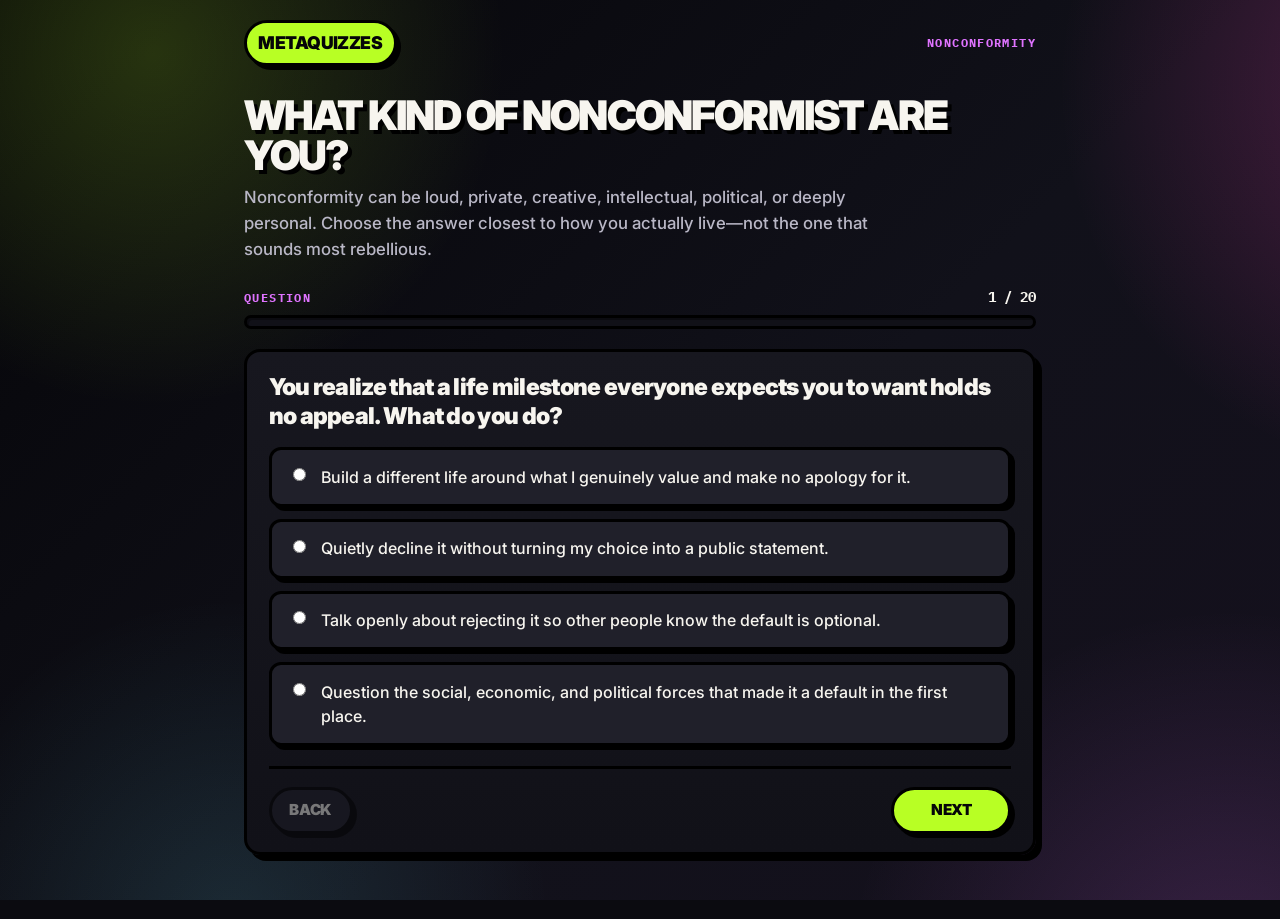
<file: what-kind-of-nonconformist-are-you.html>
<!DOCTYPE html>
<html lang="en">
<head>
  <meta charset="utf-8" />
  <meta name="viewport" content="width=device-width, initial-scale=1" />
  <title>What Kind of Nonconformist Are You? — MetaQuizzes</title>
  <link rel="stylesheet" href="shared/ink-night.css" />
</head>
<body class="mq">
  <div class="mq-bg" aria-hidden="true"></div>

  <header class="mq-top">
    <a class="mq-brand" href="index.html">MetaQuizzes</a>
    <span class="mq-quiz-label">Nonconformity</span>
  </header>

  <main class="mq-stage">
    <h1>What kind of nonconformist are you?</h1>
    <p class="mq-lede">Nonconformity can be loud, private, creative, intellectual, political, or deeply personal. Choose the answer closest to how you actually live—not the one that sounds most rebellious.</p>

    <div class="mq-progress">
      <div class="mq-progress-meta">
        <span class="mq-section-label">Question</span>
        <span class="mq-progress-count" id="progressCount">1 / 1</span>
      </div>
      <div class="mq-progress-track" role="progressbar" aria-valuemin="0" aria-valuemax="100" aria-valuenow="0">
        <span class="mq-progress-fill" id="bar"></span>
      </div>
    </div>

    <div class="mq-panel" aria-live="polite">
      <form id="quiz" novalidate></form>
      <p class="mq-err" id="error" role="alert"></p>

      <section class="mq-results" id="results" hidden>
        <div class="mq-results-header">
          <div>
            <h2>Your nonconformist profile</h2>
            <p class="mq-muted" style="margin:0">Scores are relative preferences</p>
          </div>
          <div class="mq-actions">
            <button type="button" class="mq-btn-secondary" id="restart">Retake</button>
          </div>
        </div>

        <div class="mq-result-hero">
          <p class="mq-eyebrow">Your profile</p>
          <h3 id="result-name"></h3>
          <p id="result-summary"></p>
          <p><strong>Your form of resistance:</strong> <span id="result-principle"></span></p>
          <p><strong>Your potential blind spot:</strong> <span id="result-blindspot"></span></p>
        </div>

        <h3 class="mq-subsection-title">Nonconformist affinities</h3>
        <div class="mq-rank-list" id="score-bars"></div>
        <p class="mq-desc" id="score-explanation"></p>
      </section>
    </div>
  </main>

  <script src="shared/quiz-ui.js"></script>
  <script>
    const styles = {
      selfauthor: "Self-Authorship",
      refuser: "Quiet Refusal",
      provocateur: "Visible Defiance",
      heretic: "Intellectual Heresy",
      experimenter: "Life Experimentation",
      dissident: "Political Dissent",
      diy: "DIY Independence",
      boundary: "Boundary Defiance",
      outsider: "Outsider Freedom",
      strategist: "Strategic Conformity"
    };

    const questions = [
      {
        text: "You realize that a life milestone everyone expects you to want holds no appeal. What do you do?",
        options: [
          ["Build a different life around what I genuinely value and make no apology for it.", {selfauthor: 3, experimenter: 1}],
          ["Quietly decline it without turning my choice into a public statement.", {refuser: 3, boundary: 1}],
          ["Talk openly about rejecting it so other people know the default is optional.", {provocateur: 2, selfauthor: 2}],
          ["Question the social, economic, and political forces that made it a default in the first place.", {heretic: 2, dissident: 2}]
        ]
      },
      {
        text: "A dress code is arbitrary but breaking it would create unnecessary trouble for you. What is your instinct?",
        options: [
          ["Break it visibly; pointless rules survive because people reward them with obedience.", {provocateur: 3, boundary: 1}],
          ["Follow it for now. Choosing my battles protects my freedom where it matters more.", {strategist: 3}],
          ["Find a technically compliant way to undermine its intended uniformity.", {diy: 2, refuser: 2}],
          ["Try to get the rule changed for everyone rather than treating it as a personal style contest.", {dissident: 3}]
        ]
      },
      {
        text: "Which experience makes you feel most trapped?",
        options: [
          ["Being assigned an identity or role that does not describe me.", {selfauthor: 3}],
          ["Having to perform enthusiasm for customs I find meaningless.", {refuser: 3}],
          ["Depending on a company or institution that can revoke my access.", {diy: 3, outsider: 1}],
          ["Being told an idea is beyond debate because respectable people already agree.", {heretic: 3}]
        ]
      },
      {
        text: "Someone tells you, “That isn't how people like us do things.” Which response feels most natural?",
        options: [
          ["Then perhaps I am not one of the people you think I am.", {selfauthor: 3, boundary: 1}],
          ["I ask why, and keep asking until the hidden assumptions are visible.", {heretic: 3}],
          ["I do it my way and let the result speak for itself.", {refuser: 2, diy: 2}],
          ["I make my departure unmistakable. The expectation deserves to be disrupted.", {provocateur: 3}]
        ]
      },
      {
        text: "You discover that an unpopular argument is better supported by evidence than the accepted position. What matters most?",
        options: [
          ["Saying what appears true, even if association with the argument damages my reputation.", {heretic: 3, outsider: 1}],
          ["Testing the argument privately before taking a public position.", {strategist: 2, heretic: 2}],
          ["Challenging the institutions that made disagreement socially costly.", {dissident: 3, heretic: 1}],
          ["Finding a way to demonstrate the point through a project rather than an argument.", {diy: 3}]
        ]
      },
      {
        text: "What is the best reason to break a social norm?",
        options: [
          ["It prevents you from living honestly as yourself.", {selfauthor: 3}],
          ["It protects an unjust distribution of power.", {dissident: 3}],
          ["Breaking it creates new possibilities for beauty, pleasure, or experience.", {experimenter: 3, provocateur: 1}],
          ["There does not need to be a grand reason; a norm has no automatic claim on me.", {boundary: 3, refuser: 1}]
        ]
      },
      {
        text: "A platform becomes the place where nearly everyone in your field participates, but you dislike its rules and culture. What do you do?",
        options: [
          ["Leave and accept the cost. Participation is not worth surrendering control.", {outsider: 3, refuser: 1}],
          ["Build or support an independent alternative, even if it remains smaller.", {diy: 3, outsider: 1}],
          ["Use it tactically while keeping my real work and identity somewhere I control.", {strategist: 3, diy: 1}],
          ["Organize users to pressure the platform or challenge its dominance.", {dissident: 3}]
        ]
      },
      {
        text: "How do you react when something unconventional becomes fashionable?",
        options: [
          ["If I genuinely like it, popularity does not make it less mine.", {selfauthor: 2, strategist: 1}],
          ["I often lose interest once it becomes another script people are expected to follow.", {outsider: 2, refuser: 2}],
          ["I am glad the boundary moved; yesterday's defiance can become tomorrow's freedom.", {provocateur: 2, experimenter: 2}],
          ["I become curious about who profits from packaging rebellion as a consumer identity.", {heretic: 2, dissident: 2}]
        ]
      },
      {
        text: "Which creation would feel most satisfying?",
        options: [
          ["A life that cannot be summarized by the categories I was given.", {selfauthor: 3, experimenter: 1}],
          ["A tool or space that lets people bypass a gatekeeper entirely.", {diy: 3, outsider: 1}],
          ["A work that disturbs respectable assumptions and starts arguments.", {provocateur: 3, heretic: 1}],
          ["A durable alternative institution that redistributes power.", {dissident: 3, diy: 1}]
        ]
      },
      {
        text: "At a gathering, everyone expresses the same opinion and you strongly disagree. What are you most likely to do?",
        options: [
          ["State my disagreement directly; consensus should survive contact with dissent.", {heretic: 3, provocateur: 1}],
          ["Ask questions that reveal weaknesses without turning myself into the subject.", {strategist: 3, heretic: 1}],
          ["Say nothing unless the belief is actively harming someone.", {refuser: 2, strategist: 2}],
          ["Challenge not only the opinion but the social pressure producing the performance of agreement.", {provocateur: 2, dissident: 2}]
        ]
      },
      {
        text: "What is your relationship to labels?",
        options: [
          ["I use them when they help me communicate, but I refuse to let them define my boundaries.", {selfauthor: 3}],
          ["I enjoy combining identities or categories people assume cannot coexist.", {experimenter: 3, provocateur: 1}],
          ["I prefer to remain difficult to classify; legibility often becomes a form of control.", {outsider: 3, boundary: 1}],
          ["Labels are politically useful when they help people recognize shared conditions and organize.", {dissident: 2, strategist: 2}]
        ]
      },
      {
        text: "A tradition is harmless, but it feels empty and performative to you. What do you do?",
        options: [
          ["Participate for the people I care about; not every compromise threatens my identity.", {strategist: 3}],
          ["Opt out quietly and allow others to enjoy it.", {refuser: 3, boundary: 1}],
          ["Replace it with a ritual that actually means something to me.", {experimenter: 2, selfauthor: 2}],
          ["Deliberately puncture its seriousness if people treat participation as mandatory.", {provocateur: 3}]
        ]
      },
      {
        text: "An institution offers you influence, but only if you soften your image and language. Which choice appeals most?",
        options: [
          ["Refuse. Influence purchased with self-erasure belongs to the institution, not me.", {outsider: 2, selfauthor: 2}],
          ["Accept and use the access to change what I can from inside.", {strategist: 3, dissident: 1}],
          ["Accept publicly while building independent leverage they cannot control.", {diy: 2, strategist: 2}],
          ["Expose the bargain itself and force a public argument about respectability.", {provocateur: 2, dissident: 2}]
        ]
      },
      {
        text: "Which kind of freedom matters most in everyday life?",
        options: [
          ["Freedom to define who I am and revise that definition whenever I need to.", {selfauthor: 3}],
          ["Freedom to decline participation without defending or explaining myself.", {boundary: 3, refuser: 1}],
          ["Freedom to make, repair, publish, and organize without institutional permission.", {diy: 3}],
          ["Freedom to live beyond constant judgment by the mainstream.", {outsider: 3}]
        ]
      },
      {
        text: "When does conformity become morally troubling?",
        options: [
          ["When people abandon their own perception because they fear standing alone.", {heretic: 3}],
          ["When social comfort depends on someone else hiding who they are.", {selfauthor: 2, boundary: 2}],
          ["When obedience keeps an unjust system functioning.", {dissident: 3}],
          ["When standardized life crowds out experimentation and unexpected ways of living.", {experimenter: 3}]
        ]
      },
      {
        text: "You want something that conventional institutions do not provide. What is your first instinct?",
        options: [
          ["Make it myself with whatever skills and resources I can assemble.", {diy: 3}],
          ["Find the scattered people already living outside the conventional system.", {outsider: 3, experimenter: 1}],
          ["Invent a new arrangement and treat my own life as the prototype.", {experimenter: 3, selfauthor: 1}],
          ["Pressure the institution to serve people it has ignored.", {dissident: 3}]
        ]
      },
      {
        text: "Someone calls you difficult because you will not meet an expectation you never agreed to. What is your response?",
        options: [
          ["Disappointment is not authority. Their expectation does not create my obligation.", {boundary: 3, selfauthor: 1}],
          ["I simply continue saying no; I do not need to turn it into a debate.", {refuser: 3, boundary: 1}],
          ["I explain exactly how the expectation benefits them at my expense.", {heretic: 1, provocateur: 1, boundary: 2}],
          ["I decide whether temporary cooperation serves a larger goal of mine.", {strategist: 3}]
        ]
      },
      {
        text: "What is most likely to make you publicly defiant?",
        options: [
          ["Someone trying to shame people back into an approved identity or life path.", {provocateur: 2, selfauthor: 2}],
          ["A powerful institution making obedience effectively unavoidable.", {dissident: 3, boundary: 1}],
          ["A sacred belief being protected from evidence or criticism.", {heretic: 3}],
          ["A gatekeeper insisting that ordinary people cannot create or participate without permission.", {diy: 3, provocateur: 1}]
        ]
      },
      {
        text: "What distinguishes genuine nonconformity from rebellion as a performance?",
        options: [
          ["It continues even when nobody is watching and there is no social reward.", {refuser: 2, selfauthor: 2}],
          ["It changes who has power, not merely which aesthetics are fashionable.", {dissident: 3}],
          ["It produces independent alternatives instead of depending on the thing it mocks.", {diy: 3}],
          ["It follows curiosity wherever it leads, including back toward something conventional.", {experimenter: 2, heretic: 2}]
        ]
      },
      {
        text: "Which statement comes closest to your personal form of nonconformity?",
        options: [
          ["I decide who I am instead of treating inherited roles as instructions.", {selfauthor: 3}],
          ["I reserve the right not to participate, explain, perform, or belong.", {refuser: 2, boundary: 2}],
          ["I make disagreement visible enough that other people feel permitted to dissent too.", {provocateur: 3}],
          ["I question the premise when everyone else is arguing over the approved answers.", {heretic: 3}],
          ["I treat ways of living as possibilities to test rather than rules to inherit.", {experimenter: 3}],
          ["I want to dismantle the systems that manufacture conformity and punish refusal.", {dissident: 3}],
          ["I build my own tools, spaces, and paths rather than wait for permission.", {diy: 3}],
          ["I can move through conventional spaces without allowing them to own me.", {strategist: 3, outsider: 1}]
        ]
      }
    ];

    const profiles = {
      selfauthor: {
        name: "The Identity Architect",
        summary: "Your nonconformity begins with self-authorship. You refuse to treat inherited roles, demographic expectations, relationship scripts, or conventional milestones as instructions. Your life is something you compose rather than a part you audition to play.",
        principle: "No social category has greater authority over my identity than I do.",
        blindspot: "Identity is never created in total isolation; rejecting every external influence can obscure the relationships and histories that genuinely shaped you."
      },
      refuser: {
        name: "The Quiet Refuser",
        summary: "Your rebellion is often invisible because you do not need an audience. You withdraw cooperation from rituals, expectations, and systems that make no sense to you, conserving your energy rather than performing opposition for people whose approval you never wanted.",
        principle: "I do not owe participation merely because participation is customary.",
        blindspot: "Private refusal protects your own freedom but may leave the expectation intact for people who cannot opt out as easily."
      },
      provocateur: {
        name: "The Cultural Provocateur",
        summary: "You make alternatives visible. Your style of nonconformity interrupts respectable assumptions, punctures false consensus, and turns private dissent into something other people must acknowledge. Sometimes discomfort is precisely the point.",
        principle: "A norm loses power when someone breaks it openly and survives.",
        blindspot: "Provocation can become more focused on producing a reaction than creating lasting freedom, and attention can be mistaken for impact."
      },
      heretic: {
        name: "The Intellectual Heretic",
        summary: "Your deepest loyalty is to honest inquiry rather than approved conclusions. You notice hidden premises, test sacred ideas, and tolerate the social discomfort of reaching an answer your group would prefer you not consider.",
        principle: "Consensus is evidence about people, not final proof about reality.",
        blindspot: "Contrarian ideas are not automatically braver or truer, and permanent skepticism can undervalue hard-won knowledge and justified trust."
      },
      experimenter: {
        name: "The Lifestyle Experimentalist",
        summary: "You treat life as a field of possibilities rather than a fixed template. Relationships, work, home, identity, pleasure, and community are arrangements that can be revised, combined, or invented through lived experimentation.",
        principle: "A way of living should earn my commitment through experience, not inheritance.",
        blindspot: "Constant experimentation can make durability feel like stagnation and leave other people absorbing the instability of each new trial."
      },
      dissident: {
        name: "The System Dissident",
        summary: "You see conformity as a political force, not merely a personality trait. Institutions manufacture normality, reward compliance, and make refusal expensive. Your nonconformity aims to change the structure so freedom is not reserved for unusually defiant individuals.",
        principle: "Personal rebellion matters most when it weakens systems of coercion.",
        blindspot: "A structural analysis can overlook personal motives, informal culture, and the ways people sometimes freely choose lives that resemble convention."
      },
      diy: {
        name: "The DIY Independent",
        summary: "You answer gatekeeping by building. Instead of waiting for institutions, experts, or platforms to include you, you learn enough to create your own tools, spaces, publications, communities, and routes around them.",
        principle: "The most convincing alternative is one that already works.",
        blindspot: "Self-reliance can become exhausting, duplicate shared infrastructure, or underestimate how many people lack the time and resources to build everything themselves."
      },
      boundary: {
        name: "The Boundary Defier",
        summary: "Your nonconformity lives in the word no. You recognize that expectations, disappointment, tradition, and social pressure do not create automatic obligations. You defend the boundary between what others want from you and what they are entitled to demand.",
        principle: "An expectation is not consent, and disappointment is not authority.",
        blindspot: "Relationships sometimes involve obligations that are not captured by explicit agreements; treating every claim as intrusion can erode mutual reliance."
      },
      outsider: {
        name: "The Voluntary Outsider",
        summary: "You are unusually willing to live beyond the mainstream rather than bargain endlessly for its acceptance. Distance gives you room to preserve your values, find overlooked people and possibilities, and see conventions that become invisible from inside.",
        principle: "Belonging is not worth any price, and exclusion can become freedom.",
        blindspot: "Life outside dominant spaces can become isolation, reduce your influence, or make exclusion feel voluntary when part of it was imposed."
      },
      strategist: {
        name: "The Strategic Nonconformist",
        summary: "You do not confuse visible rule-breaking with freedom. You can cooperate, blend in, or use conventional institutions without surrendering your private judgment. Your compliance is selective, tactical, and always subject to withdrawal.",
        principle: "I choose where resistance matters; convention does not choose for me.",
        blindspot: "Tactical compromise can slowly become accommodation, especially when access and comfort reward you for postponing open dissent."
      },
      pluralist: {
        name: "The Many-Sided Nonconformist",
        summary: "Your nonconformity cannot be located in one arena. You combine self-authorship, skeptical inquiry, selective refusal, experimentation, creation, and resistance according to the situation. You are less committed to appearing unconventional than to remaining internally free.",
        principle: "No single script—not even the script of the rebel—gets to define me.",
        blindspot: "Flexibility can make your commitments difficult for others to predict and can obscure which principles you would defend at real personal cost."
      }
    };

    const form = document.getElementById("quiz");
    const results = document.getElementById("results");
    const error = document.getElementById("error");
    const barEl = document.getElementById("bar");
    const progressCount = document.getElementById("progressCount");
    const labels = styles;

    let currentIndex = 0;
    let transitioning = false;
    const answers = {};

    function renderQuiz() {
      form.innerHTML = "";
      questions.forEach((question, questionIndex) => {
        const sec = document.createElement("section");
        sec.className = "mq-q" + (questionIndex === 0 ? " is-active is-enter" : "");
        sec.dataset.index = String(questionIndex);
        if (questionIndex !== 0) sec.hidden = true;

        const h2 = document.createElement("h2");
        h2.className = "mq-q-title";
        h2.textContent = question.text;
        sec.appendChild(h2);

        const opts = document.createElement("div");
        opts.className = "mq-options";
        question.options.forEach((option, optionIndex) => {
          const id = "q" + questionIndex + "_opt" + optionIndex;
          const label = document.createElement("label");
          label.className = "mq-option";
          label.setAttribute("for", id);
          const input = document.createElement("input");
          input.type = "radio";
          input.name = "q" + questionIndex;
          input.id = id;
          input.value = String(optionIndex);
          const span = document.createElement("span");
          span.textContent = option[0];
          label.append(input, span);
          input.addEventListener("change", () => {
            answers[questionIndex] = optionIndex;
            opts.querySelectorAll(".mq-option").forEach((el) => el.classList.remove("is-selected"));
            label.classList.add("is-selected");
            error.classList.remove("is-visible");
            error.textContent = "";
          });
          opts.appendChild(label);
        });
        sec.appendChild(opts);

        const nav = document.createElement("div");
        nav.className = "mq-nav";
        const back = document.createElement("button");
        back.type = "button";
        back.className = "mq-btn-secondary";
        back.textContent = "Back";
        back.disabled = questionIndex === 0;
        back.addEventListener("click", () => goto(questionIndex - 1));
        const next = document.createElement("button");
        next.type = "button";
        next.textContent = questionIndex === questions.length - 1 ? "See results" : "Next";
        next.addEventListener("click", () => {
          const checked = form.querySelector('input[name="q' + questionIndex + '"]:checked');
          if (!checked) {
            error.textContent = "Please choose an option to continue.";
            error.classList.add("is-visible");
            return;
          }
          answers[questionIndex] = Number(checked.value);
          if (questionIndex === questions.length - 1) {
            showResults(calculateScores());
          } else {
            goto(questionIndex + 1);
          }
        });
        nav.append(back, next);
        sec.appendChild(nav);
        form.appendChild(sec);
      });
      updateProgress(0);
    }

    function goto(i) {
      const total = questions.length;
      if (i < 0) i = 0;
      if (i >= total) i = total - 1;
      if (transitioning || i === currentIndex) return;
      const from = form.querySelector('.mq-q[data-index="' + currentIndex + '"]');
      const to = form.querySelector('.mq-q[data-index="' + i + '"]');
      transitioning = true;
      currentIndex = i;
      MQ.stageQuestion(from, to, {
        onDone: () => {
          transitioning = false;
          to.querySelector('input[type="radio"]')?.focus();
        },
      });
      updateProgress(i);
    }

    function updateProgress(idx) {
      MQ.setProgress(barEl, (idx / questions.length) * 100);
      progressCount.textContent = (idx + 1) + " / " + questions.length;
    }

    function calculateScores() {
      const scores = Object.fromEntries(Object.keys(labels).map((key) => [key, 0]));
      questions.forEach((question, questionIndex) => {
        const selected = form.querySelector('input[name="q' + questionIndex + '"]:checked');
        const weights = question.options[Number(selected.value)][1];
        Object.entries(weights).forEach(([key, points]) => (scores[key] += points));
      });
      return scores;
    }

    function chooseProfile(scores) {
      const ranked = Object.entries(scores).sort((a, b) => b[1] - a[1]);
      const [first, second] = ranked;
      const nearTop = ranked.filter(([, score]) => score >= first[1] - 3).length;
      if (nearTop >= 4 || (first[1] - second[1] <= 1 && ranked[2][1] >= first[1] - 2)) return profiles.pluralist;
      return profiles[first[0]];
    }

    function showResults(scores) {
      const profile = chooseProfile(scores);
      const ranked = Object.entries(scores).sort((a, b) => b[1] - a[1]);
      const max = Math.max(...Object.values(scores), 1);

      document.getElementById("result-name").textContent = profile.name;
      document.getElementById("result-summary").textContent = profile.summary;
      document.getElementById("result-principle").textContent = profile.principle;
      document.getElementById("result-blindspot").textContent = profile.blindspot;

      const bars = document.getElementById("score-bars");
      bars.innerHTML = ranked
        .map(([key, score], i) => {
          const pct = Math.round((score / max) * 100);
          return (
            '<div class="mq-rank-row' +
            (i === 0 ? " is-top" : "") +
            '">' +
            '<div class="mq-rank-name">' +
            labels[key] +
            "</div>" +
            '<div class="mq-rank-track"><span class="mq-rank-fill" data-width="' +
            pct +
            '%"></span></div>' +
            '<div class="mq-rank-pct">' +
            score +
            "</div>" +
            "</div>"
          );
        })
        .join("");

      const topNames = ranked.slice(0, 3).map(([key]) => labels[key]);
      const bottomName = labels[ranked[ranked.length - 1][0]];
      document.getElementById("score-explanation").textContent =
        `Your strongest affinities were ${topNames[0]}, ${topNames[1]}, and ${topNames[2]}. ` +
        `${bottomName} received the least weight. Scores describe how your nonconformity tends to operate; they do not measure how rebellious, authentic, or independent you are.`;

      form.style.display = "none";
      results.hidden = false;
      results.classList.add("is-visible");
      MQ.setProgress(barEl, 100);
      progressCount.textContent = questions.length + " / " + questions.length;
      MQ.staggerReveal(bars);
      results.scrollIntoView({ behavior: "smooth", block: "start" });
    }

    document.getElementById("restart").addEventListener("click", () => {
      Object.keys(answers).forEach((k) => delete answers[k]);
      form.querySelectorAll('input[type="radio"]').forEach((r) => (r.checked = false));
      form.querySelectorAll(".mq-option").forEach((el) => el.classList.remove("is-selected"));
      results.hidden = true;
      results.classList.remove("is-visible");
      form.style.display = "block";
      currentIndex = 0;
      form.querySelectorAll(".mq-q").forEach((q, idx) => {
        q.classList.toggle("is-active", idx === 0);
        q.classList.remove("is-exit");
        q.hidden = idx !== 0;
        if (idx === 0) {
          q.classList.remove("is-enter");
          void q.offsetWidth;
          q.classList.add("is-enter");
        }
      });
      error.textContent = "";
      error.classList.remove("is-visible");
      updateProgress(0);
      window.scrollTo({ top: 0, behavior: "smooth" });
    });

    renderQuiz();
  </script>
</body>
</html>
</file>
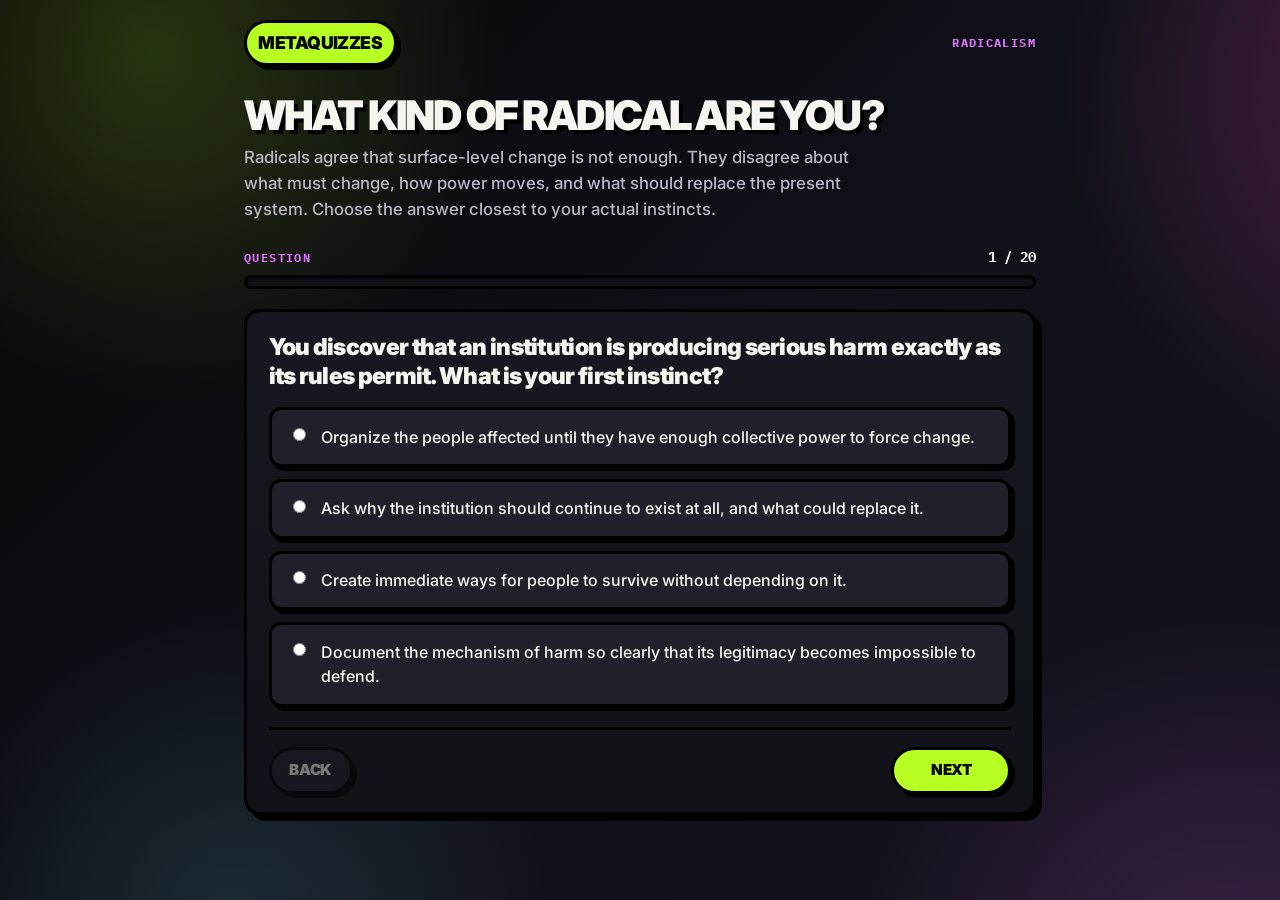
<file: what-kind-of-radical-are-you.html>
<!DOCTYPE html>
<html lang="en">
<head>
  <meta charset="utf-8" />
  <meta name="viewport" content="width=device-width, initial-scale=1" />
  <title>What Kind of Radical Are You? — MetaQuizzes</title>
  <link rel="stylesheet" href="shared/ink-night.css" />
</head>
<body class="mq">
  <div class="mq-bg" aria-hidden="true"></div>

  <header class="mq-top">
    <a class="mq-brand" href="index.html">MetaQuizzes</a>
    <span class="mq-quiz-label">Radicalism</span>
  </header>

  <main class="mq-stage">
    <h1>What kind of radical are you?</h1>
    <p class="mq-lede">Radicals agree that surface-level change is not enough. They disagree about what must change, how power moves, and what should replace the present system. Choose the answer closest to your actual instincts.</p>

    <div class="mq-progress">
      <div class="mq-progress-meta">
        <span class="mq-section-label">Question</span>
        <span class="mq-progress-count" id="progressCount">1 / 1</span>
      </div>
      <div class="mq-progress-track" role="progressbar" aria-valuemin="0" aria-valuemax="100" aria-valuenow="0">
        <span class="mq-progress-fill" id="bar"></span>
      </div>
    </div>

    <div class="mq-panel" aria-live="polite">
      <form id="quiz" novalidate></form>
      <p class="mq-err" id="error" role="alert"></p>

      <section class="mq-results" id="results" hidden>
        <div class="mq-results-header">
          <div>
            <h2>Your radical profile</h2>
            <p class="mq-muted" style="margin:0">Scores are relative preferences</p>
          </div>
          <div class="mq-actions">
            <button type="button" class="mq-btn-secondary" id="restart">Retake</button>
          </div>
        </div>

        <div class="mq-result-hero">
          <p class="mq-eyebrow">Your profile</p>
          <h3 id="result-name"></h3>
          <p id="result-summary"></p>
          <p><strong>Your theory of change:</strong> <span id="result-principle"></span></p>
          <p><strong>Your potential blind spot:</strong> <span id="result-blindspot"></span></p>
        </div>

        <h3 class="mq-subsection-title">Radical affinities</h3>
        <div class="mq-rank-list" id="score-bars"></div>
        <p class="mq-desc" id="score-explanation"></p>
      </section>
    </div>
  </main>

  <script src="shared/quiz-ui.js"></script>
  <script>
    const tendencies = {
      organizer: "Collective Organizing",
      abolitionist: "Abolition",
      mutualist: "Mutual Aid",
      builder: "Building Alternatives",
      direct: "Direct Action",
      infiltrator: "Inside Strategy",
      cultural: "Cultural Liberation",
      theorist: "Radical Critique",
      digital: "Technological Liberation",
      ecological: "Ecological Resistance"
    };

    const questions = [
      {
        text: "You discover that an institution is producing serious harm exactly as its rules permit. What is your first instinct?",
        options: [
          ["Organize the people affected until they have enough collective power to force change.", {organizer: 3}],
          ["Ask why the institution should continue to exist at all, and what could replace it.", {abolitionist: 3, theorist: 1}],
          ["Create immediate ways for people to survive without depending on it.", {mutualist: 3, builder: 1}],
          ["Document the mechanism of harm so clearly that its legitimacy becomes impossible to defend.", {theorist: 3}]
        ]
      },
      {
        text: "Which sign would most convince you that a movement is becoming powerful?",
        options: [
          ["Ordinary people who once felt isolated are acting together and developing leaders of their own.", {organizer: 3}],
          ["The harmful system can no longer operate normally because cooperation has been withdrawn.", {direct: 3, abolitionist: 1}],
          ["People can meet important needs through institutions the movement itself controls.", {builder: 3, mutualist: 1}],
          ["Ideas once dismissed as unthinkable have become part of everyday public language.", {cultural: 2, theorist: 2}]
        ]
      },
      {
        text: "A reform would materially improve millions of lives but leave the underlying power structure intact. How do you view it?",
        options: [
          ["Win it, then use the victory to build confidence and organize for more.", {organizer: 2, infiltrator: 2}],
          ["Support it without pretending that relief is liberation.", {mutualist: 2, abolitionist: 2}],
          ["Reject it if it stabilizes or legitimizes a system that must be dismantled.", {abolitionist: 3}],
          ["Judge whether it shifts actual power and creates openings for deeper change.", {infiltrator: 2, theorist: 2}]
        ]
      },
      {
        text: "A community has an urgent need that government and charities have repeatedly failed to meet. What should happen next?",
        options: [
          ["Create a reciprocal network where people share resources without humiliating eligibility tests.", {mutualist: 3}],
          ["Build a durable cooperative service that the community owns and governs.", {builder: 3}],
          ["Occupy public attention and disrupt business as usual until officials respond.", {direct: 3}],
          ["Get allies into the agencies controlling the resources and redirect them from within.", {infiltrator: 3}]
        ]
      },
      {
        text: "What is the deepest source of political power?",
        options: [
          ["Organized people acting with discipline and solidarity.", {organizer: 3}],
          ["Control over institutions, budgets, law, and administration.", {infiltrator: 3}],
          ["The daily cooperation that allows systems to keep functioning.", {direct: 2, abolitionist: 2}],
          ["The ability to define what society treats as normal, possible, and legitimate.", {cultural: 2, theorist: 2}]
        ]
      },
      {
        text: "Which project would you be most excited to help create?",
        options: [
          ["A tenant union capable of defending everyone in a neighborhood.", {organizer: 3}],
          ["A free clinic, community pantry, or emergency support network.", {mutualist: 3}],
          ["A worker-owned platform or community-controlled institution.", {builder: 3, digital: 1}],
          ["An independent publishing network that cannot be silenced by major platforms.", {digital: 2, cultural: 2}]
        ]
      },
      {
        text: "When a movement's language becomes popular but its demands are softened, what has happened?",
        options: [
          ["Its culture changed faster than its power; the next task is organizing people around concrete demands.", {organizer: 2, cultural: 2}],
          ["The system absorbed its symbols to protect itself from structural change.", {theorist: 2, abolitionist: 2}],
          ["It gained an opening that skilled insiders may be able to turn into policy.", {infiltrator: 3}],
          ["Its radical edge must be made visible again through disruptive action.", {direct: 2, cultural: 2}]
        ]
      },
      {
        text: "A harmful practice is deeply embedded in everyday customs rather than enforced by law. What approach seems strongest?",
        options: [
          ["Create art, language, stories, and public examples that make other ways of living imaginable.", {cultural: 3}],
          ["Trace how the custom serves material interests and expose the power beneath it.", {theorist: 3}],
          ["Build communities that practice the alternative now and prove it can work.", {builder: 2, cultural: 2}],
          ["Organize the people harmed by it to challenge the workplaces and institutions reproducing it.", {organizer: 3}]
        ]
      },
      {
        text: "A giant platform controls access to work, audiences, and social life. What is the most radical response?",
        options: [
          ["Build open, interoperable tools that let people own their identities and leave without losing everything.", {digital: 3, builder: 1}],
          ["Organize workers and users to exercise power over its decisions.", {organizer: 3, digital: 1}],
          ["Treat it as essential infrastructure and bring it under democratic public control.", {infiltrator: 2, abolitionist: 1}],
          ["Refuse it, disrupt its inevitability, and make opting out culturally visible.", {direct: 2, cultural: 2}]
        ]
      },
      {
        text: "What role should confrontation play in social change?",
        options: [
          ["It is necessary when polite channels exist mainly to absorb opposition without changing anything.", {direct: 3}],
          ["It should be chosen collectively and used to strengthen—not substitute for—organization.", {organizer: 3, direct: 1}],
          ["It is less important than making the old system unnecessary by building something better.", {builder: 3}],
          ["Its value depends on whether it reveals contradictions and changes public understanding.", {cultural: 2, theorist: 2}]
        ]
      },
      {
        text: "Which failure worries you most after a movement wins?",
        options: [
          ["A small leadership class begins speaking for everyone and cannot be held accountable.", {organizer: 2, abolitionist: 2}],
          ["The old institution changes its language while preserving the same coercive function.", {abolitionist: 3}],
          ["The movement can protest but has built nothing capable of meeting people's needs.", {builder: 2, mutualist: 2}],
          ["Victory depends on tools and communication systems controlled by hostile companies or states.", {digital: 3}]
        ]
      },
      {
        text: "How should radicals relate to elections?",
        options: [
          ["Use them tactically when they reduce harm or move resources, but never confuse voting with power.", {infiltrator: 3, organizer: 1}],
          ["Build independent mass organization that can pressure whoever wins.", {organizer: 3}],
          ["Focus on direct provision and self-governed alternatives rather than capturing the state.", {builder: 2, mutualist: 2}],
          ["Expose how electoral politics limits imagination to choices the existing system can tolerate.", {theorist: 2, abolitionist: 2}]
        ]
      },
      {
        text: "What is the best response to a law you consider fundamentally unjust?",
        options: [
          ["Coordinate principled noncompliance that makes enforcement politically and practically costly.", {direct: 3, organizer: 1}],
          ["Help targeted people avoid its consequences while building networks of safety.", {mutualist: 3}],
          ["Challenge it through every administrative and legal opening available.", {infiltrator: 3}],
          ["Attack the idea that the institution enforcing it should possess that power in the first place.", {abolitionist: 3, theorist: 1}]
        ]
      },
      {
        text: "Which statement best captures your environmental politics?",
        options: [
          ["No economy has the right to destroy the living systems on which all future freedom depends.", {ecological: 3}],
          ["Communities need local food, energy, repair, and infrastructure resilient enough to survive disruption.", {ecological: 2, builder: 2}],
          ["The people least responsible for ecological damage must have the most power in deciding the transition.", {organizer: 2, ecological: 2}],
          ["Growth and extraction are not policy mistakes; they are structural requirements of the present system.", {theorist: 2, ecological: 2}]
        ]
      },
      {
        text: "A radical group is intellectually impressive but difficult for ordinary people to enter. What does it most need?",
        options: [
          ["Patient relationship-building, accessible entry points, and leadership development.", {organizer: 3}],
          ["Projects that provide tangible help and demonstrate its values in practice.", {mutualist: 2, builder: 2}],
          ["Clearer language and culture that invite people without diluting the analysis.", {cultural: 2, theorist: 2}],
          ["A willingness to act decisively enough that its ideas have real consequences.", {direct: 3}]
        ]
      },
      {
        text: "What does it mean to build the new world inside the old one?",
        options: [
          ["Create institutions organized around the values we want society eventually to embody.", {builder: 3}],
          ["Practice mutual responsibility now instead of waiting for authorities to deliver justice.", {mutualist: 3}],
          ["Develop open tools and knowledge that make centralized gatekeepers obsolete.", {digital: 3}],
          ["Transform everyday relationships, identities, and cultural expectations alongside material systems.", {cultural: 3}]
        ]
      },
      {
        text: "Which compromise is most dangerous?",
        options: [
          ["Trading independent organization for access to powerful officials.", {organizer: 2, infiltrator: 1}],
          ["Improving the conditions inside a coercive institution until people stop imagining its abolition.", {abolitionist: 3}],
          ["Accepting corporate control because a proprietary tool is temporarily convenient.", {digital: 3}],
          ["Sacrificing ecological survival because a destructive system supplies current jobs or consumption.", {ecological: 3}]
        ]
      },
      {
        text: "What kind of knowledge is most useful to a radical movement?",
        options: [
          ["A precise account of how power reproduces itself and disguises its interests as common sense.", {theorist: 3}],
          ["Practical knowledge of how to organize meetings, resolve conflict, and sustain participation.", {organizer: 3}],
          ["Skills for growing food, repairing tools, coding systems, caring for people, and sharing resources.", {builder: 2, mutualist: 2}],
          ["The stories, symbols, and language that allow people to imagine themselves differently.", {cultural: 3}]
        ]
      },
      {
        text: "If a system cannot be transformed all at once, what should radicals do in the meantime?",
        options: [
          ["Win changes that reduce suffering while steadily expanding organized power.", {organizer: 2, infiltrator: 2}],
          ["Help people survive it without making them prove they deserve help.", {mutualist: 3}],
          ["Create partial alternatives that people can enter, improve, and connect.", {builder: 3}],
          ["Keep the full critique alive so temporary measures do not become the limit of imagination.", {theorist: 2, abolitionist: 2}]
        ]
      },
      {
        text: "Which statement comes closest to your theory of radical change?",
        options: [
          ["People become powerful by organizing durable solidarity around shared material interests.", {organizer: 3}],
          ["Some institutions cannot be made humane; their functions must be dismantled and replaced.", {abolitionist: 3}],
          ["Care and survival should be organized through reciprocity rather than charity or control.", {mutualist: 3}],
          ["Alternatives become credible when we build and govern them in the present.", {builder: 3}],
          ["Systems change when coordinated disruption makes normal operation impossible.", {direct: 3}],
          ["Power can be redirected through strategic use of law, budgets, elections, and administration.", {infiltrator: 3}],
          ["Liberation requires transforming culture, identity, relationships, and the boundaries of the imaginable.", {cultural: 3}],
          ["Before power can be defeated, its hidden assumptions and mechanisms must be made visible.", {theorist: 3}],
          ["Freedom requires open tools, user ownership, and infrastructure no gatekeeper can monopolize.", {digital: 3}],
          ["Human systems must submit to ecological reality rather than treating the living world as raw material.", {ecological: 3}]
        ]
      }
    ];

    const profiles = {
      organizer: {
        name: "The Grassroots Organizer",
        summary: "You believe people become powerful through relationships, shared analysis, leadership development, and durable collective organization. A crowd can disappear; an organized base can make decisions, survive setbacks, and force institutions to respond.",
        principle: "Lasting change comes from organized people who recognize their own collective power.",
        blindspot: "Organization can become process-heavy, cautious, or dominated by the people with the most time and comfort inside meetings."
      },
      abolitionist: {
        name: "The System Abolitionist",
        summary: "You ask a question reformers often avoid: should this institution possess its power at all? When harm is not a malfunction but part of an institution's function, you want that function dismantled and replaced rather than administered more gently.",
        principle: "A system designed around domination cannot be perfected into liberation.",
        blindspot: "Abolition can remain abstract unless it specifies how necessary functions, immediate safety, and the transition away from the old system will be handled."
      },
      mutualist: {
        name: "The Mutual-Aid Radical",
        summary: "Your politics begins with people keeping one another alive without paternalism, eligibility rituals, or distant permission. Mutual aid is both immediate relief and a rehearsal for social relationships based on reciprocity rather than control.",
        principle: "Solidarity means sharing survival, not deciding who deserves charity.",
        blindspot: "Voluntary networks can burn out, distribute labor unevenly, and struggle to provide universal or highly specialized services at scale."
      },
      builder: {
        name: "The Prefigurative Builder",
        summary: "You want to construct the alternative in the present: cooperatives, community institutions, independent infrastructure, and forms of governance that embody the values they claim to pursue. Critique becomes convincing when people can enter something better.",
        principle: "The new world gains power by becoming tangible before the old one disappears.",
        blindspot: "Alternative institutions can become isolated enclaves, reproduce hidden inequalities, or survive only by accommodating the larger system around them."
      },
      direct: {
        name: "The Direct-Action Disruptor",
        summary: "You focus on the cooperation every system quietly requires. When official channels absorb dissent without changing anything, coordinated refusal, obstruction, occupation, boycott, or civil disobedience can turn ignored demands into unavoidable realities.",
        principle: "Power concedes when the cost of continuing becomes greater than the cost of change.",
        blindspot: "Disruption without a durable base, clear goal, or public legitimacy can exhaust participants and provoke consequences borne by less protected people."
      },
      infiltrator: {
        name: "The Institutional Infiltrator",
        summary: "You treat institutions as contested machinery rather than untouchable monoliths. Law, budgets, elections, agencies, and professional authority can sometimes be captured, redirected, or used to create openings that outside pressure alone cannot secure.",
        principle: "Power inside institutions is still power, and leaving it uncontested does not make it disappear.",
        blindspot: "Institutions are often better at absorbing radicals than radicals are at transforming institutions; access and incremental wins can quietly redefine the mission."
      },
      cultural: {
        name: "The Cultural Liberationist",
        summary: "You understand that systems live inside habits, language, relationships, identities, and imagination. Political structures can survive formal reform when people still experience the old hierarchy as natural. You expand freedom by making other lives and values visible.",
        principle: "People cannot build a possibility they have never been allowed to imagine.",
        blindspot: "Cultural visibility can be mistaken for material power, and radical aesthetics are especially easy for markets and institutions to absorb."
      },
      theorist: {
        name: "The Radical Theorist",
        summary: "You expose the machinery beneath the surface: who benefits, which assumptions are hidden, how consent is manufactured, and why recurring harms are structural rather than accidental. A movement that misunderstands power may reproduce what it opposes.",
        principle: "Change begins by naming the system accurately enough that its inevitability disappears.",
        blindspot: "Analysis can become an identity, a status hierarchy, or a substitute for the imperfect practical work required to change people's lives."
      },
      digital: {
        name: "The Digital Liberationist",
        summary: "You see technological architecture as political architecture. Identity, communication, creative work, archives, and discovery should not exist at the pleasure of monopolistic platforms. You want open protocols, user ownership, interoperability, and tools people can control.",
        principle: "Freedom requires infrastructure that cannot revoke your participation or confiscate your digital life.",
        blindspot: "Open tools do not automatically create inclusive communities, sustainable funding, accessible design, discovery, or protection from concentrated social power."
      },
      ecological: {
        name: "The Ecological Radical",
        summary: "You begin from the physical truth that no political or economic order can negotiate with ecological collapse. Extraction, endless growth, and treating the living world as property are structural forms of domination requiring a fundamental reorganization of production and daily life.",
        principle: "Human freedom that destroys its own conditions of existence is not freedom.",
        blindspot: "Ecological urgency can encourage romantic visions of local life or policies whose costs fall hardest on people with the least power and fewest alternatives."
      },
      pluralist: {
        name: "The Radical Coalitionist",
        summary: "You do not believe a single strategy can transform every form of power. Organizing, mutual aid, disruption, institution-building, cultural work, structural critique, and inside pressure become strongest when they reinforce one another without pretending to be interchangeable.",
        principle: "Movements win through an ecosystem of strategies, not one universally correct tactic.",
        blindspot: "Strategic pluralism can conceal real contradictions; not every tactic is compatible, and avoiding hard choices can leave a coalition without direction."
      }
    };

    const form = document.getElementById("quiz");
    const results = document.getElementById("results");
    const error = document.getElementById("error");
    const barEl = document.getElementById("bar");
    const progressCount = document.getElementById("progressCount");
    const labels = tendencies;

    let currentIndex = 0;
    let transitioning = false;
    const answers = {};

    function renderQuiz() {
      form.innerHTML = "";
      questions.forEach((question, questionIndex) => {
        const sec = document.createElement("section");
        sec.className = "mq-q" + (questionIndex === 0 ? " is-active is-enter" : "");
        sec.dataset.index = String(questionIndex);
        if (questionIndex !== 0) sec.hidden = true;

        const h2 = document.createElement("h2");
        h2.className = "mq-q-title";
        h2.textContent = question.text;
        sec.appendChild(h2);

        const opts = document.createElement("div");
        opts.className = "mq-options";
        question.options.forEach((option, optionIndex) => {
          const id = "q" + questionIndex + "_opt" + optionIndex;
          const label = document.createElement("label");
          label.className = "mq-option";
          label.setAttribute("for", id);
          const input = document.createElement("input");
          input.type = "radio";
          input.name = "q" + questionIndex;
          input.id = id;
          input.value = String(optionIndex);
          const span = document.createElement("span");
          span.textContent = option[0];
          label.append(input, span);
          input.addEventListener("change", () => {
            answers[questionIndex] = optionIndex;
            opts.querySelectorAll(".mq-option").forEach((el) => el.classList.remove("is-selected"));
            label.classList.add("is-selected");
            error.classList.remove("is-visible");
            error.textContent = "";
          });
          opts.appendChild(label);
        });
        sec.appendChild(opts);

        const nav = document.createElement("div");
        nav.className = "mq-nav";
        const back = document.createElement("button");
        back.type = "button";
        back.className = "mq-btn-secondary";
        back.textContent = "Back";
        back.disabled = questionIndex === 0;
        back.addEventListener("click", () => goto(questionIndex - 1));
        const next = document.createElement("button");
        next.type = "button";
        next.textContent = questionIndex === questions.length - 1 ? "See results" : "Next";
        next.addEventListener("click", () => {
          const checked = form.querySelector('input[name="q' + questionIndex + '"]:checked');
          if (!checked) {
            error.textContent = "Please choose an option to continue.";
            error.classList.add("is-visible");
            return;
          }
          answers[questionIndex] = Number(checked.value);
          if (questionIndex === questions.length - 1) {
            showResults(calculateScores());
          } else {
            goto(questionIndex + 1);
          }
        });
        nav.append(back, next);
        sec.appendChild(nav);
        form.appendChild(sec);
      });
      updateProgress(0);
    }

    function goto(i) {
      const total = questions.length;
      if (i < 0) i = 0;
      if (i >= total) i = total - 1;
      if (transitioning || i === currentIndex) return;
      const from = form.querySelector('.mq-q[data-index="' + currentIndex + '"]');
      const to = form.querySelector('.mq-q[data-index="' + i + '"]');
      transitioning = true;
      currentIndex = i;
      MQ.stageQuestion(from, to, {
        onDone: () => {
          transitioning = false;
          to.querySelector('input[type="radio"]')?.focus();
        },
      });
      updateProgress(i);
    }

    function updateProgress(idx) {
      MQ.setProgress(barEl, (idx / questions.length) * 100);
      progressCount.textContent = (idx + 1) + " / " + questions.length;
    }

    function calculateScores() {
      const scores = Object.fromEntries(Object.keys(labels).map((key) => [key, 0]));
      questions.forEach((question, questionIndex) => {
        const selected = form.querySelector('input[name="q' + questionIndex + '"]:checked');
        const weights = question.options[Number(selected.value)][1];
        Object.entries(weights).forEach(([key, points]) => (scores[key] += points));
      });
      return scores;
    }

    function chooseProfile(scores) {
      const ranked = Object.entries(scores).sort((a, b) => b[1] - a[1]);
      const [first, second] = ranked;
      const nearTop = ranked.filter(([, score]) => score >= first[1] - 3).length;
      if (nearTop >= 4 || (first[1] - second[1] <= 1 && ranked[2][1] >= first[1] - 2)) return profiles.pluralist;
      return profiles[first[0]];
    }

    function showResults(scores) {
      const profile = chooseProfile(scores);
      const ranked = Object.entries(scores).sort((a, b) => b[1] - a[1]);
      const max = Math.max(...Object.values(scores), 1);

      document.getElementById("result-name").textContent = profile.name;
      document.getElementById("result-summary").textContent = profile.summary;
      document.getElementById("result-principle").textContent = profile.principle;
      document.getElementById("result-blindspot").textContent = profile.blindspot;

      const bars = document.getElementById("score-bars");
      bars.innerHTML = ranked
        .map(([key, score], i) => {
          const pct = Math.round((score / max) * 100);
          return (
            '<div class="mq-rank-row' +
            (i === 0 ? " is-top" : "") +
            '">' +
            '<div class="mq-rank-name">' +
            labels[key] +
            "</div>" +
            '<div class="mq-rank-track"><span class="mq-rank-fill" data-width="' +
            pct +
            '%"></span></div>' +
            '<div class="mq-rank-pct">' +
            score +
            "</div>" +
            "</div>"
          );
        })
        .join("");

      const topNames = ranked.slice(0, 3).map(([key]) => labels[key]);
      const bottomName = labels[ranked[ranked.length - 1][0]];
      document.getElementById("score-explanation").textContent =
        `Your strongest affinities were ${topNames[0]}, ${topNames[1]}, and ${topNames[2]}. ` +
        `${bottomName} received the least weight. Scores describe your preferred theories and methods of change; they do not measure commitment, courage, or ideological purity.`;

      form.style.display = "none";
      results.hidden = false;
      results.classList.add("is-visible");
      MQ.setProgress(barEl, 100);
      progressCount.textContent = questions.length + " / " + questions.length;
      MQ.staggerReveal(bars);
      results.scrollIntoView({ behavior: "smooth", block: "start" });
    }

    document.getElementById("restart").addEventListener("click", () => {
      Object.keys(answers).forEach((k) => delete answers[k]);
      form.querySelectorAll('input[type="radio"]').forEach((r) => (r.checked = false));
      form.querySelectorAll(".mq-option").forEach((el) => el.classList.remove("is-selected"));
      results.hidden = true;
      results.classList.remove("is-visible");
      form.style.display = "block";
      currentIndex = 0;
      form.querySelectorAll(".mq-q").forEach((q, idx) => {
        q.classList.toggle("is-active", idx === 0);
        q.classList.remove("is-exit");
        q.hidden = idx !== 0;
        if (idx === 0) {
          q.classList.remove("is-enter");
          void q.offsetWidth;
          q.classList.add("is-enter");
        }
      });
      error.textContent = "";
      error.classList.remove("is-visible");
      updateProgress(0);
      window.scrollTo({ top: 0, behavior: "smooth" });
    });

    renderQuiz();
  </script>
</body>
</html>
</file>
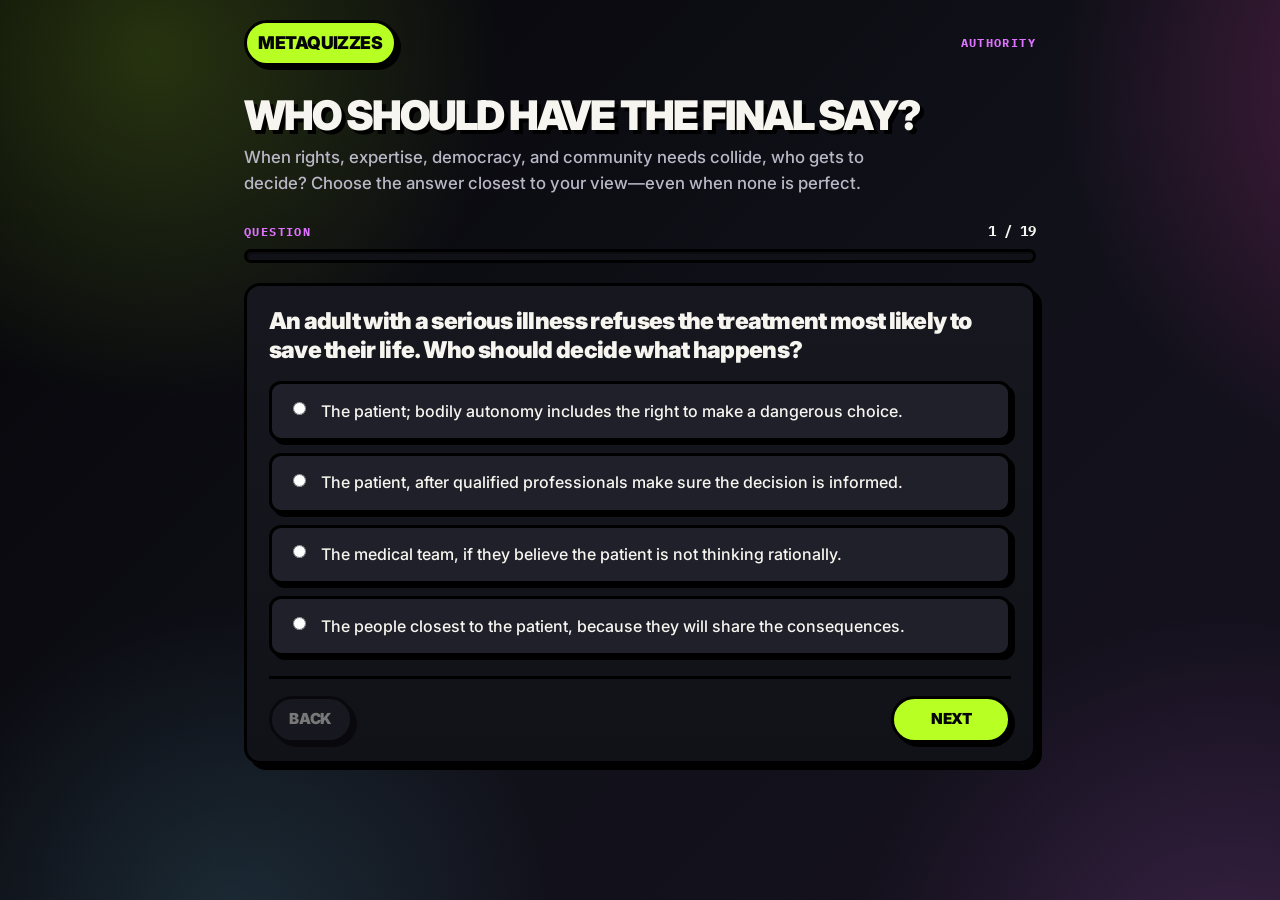
<file: who-should-have-the-final-say.html>
<!DOCTYPE html>
<html lang="en">
<head>
  <meta charset="utf-8" />
  <meta name="viewport" content="width=device-width, initial-scale=1" />
  <title>Who Should Have the Final Say? — MetaQuizzes</title>
  <link rel="stylesheet" href="shared/ink-night.css" />
</head>
<body class="mq">
  <div class="mq-bg" aria-hidden="true"></div>

  <header class="mq-top">
    <a class="mq-brand" href="index.html">MetaQuizzes</a>
    <span class="mq-quiz-label">Authority</span>
  </header>

  <main class="mq-stage">
    <h1>Who should have the final say?</h1>
    <p class="mq-lede">When rights, expertise, democracy, and community needs collide, who gets to decide? Choose the answer closest to your view—even when none is perfect.</p>

    <div class="mq-progress">
      <div class="mq-progress-meta">
        <span class="mq-section-label">Question</span>
        <span class="mq-progress-count" id="progressCount">1 / 1</span>
      </div>
      <div class="mq-progress-track" role="progressbar" aria-valuemin="0" aria-valuemax="100" aria-valuenow="0">
        <span class="mq-progress-fill" id="bar"></span>
      </div>
    </div>

    <div class="mq-panel" aria-live="polite">
      <form id="quiz" novalidate></form>
      <p class="mq-err" id="error" role="alert"></p>

      <section class="mq-results" id="results" hidden>
        <div class="mq-results-header">
          <div>
            <h2>Your authority profile</h2>
            <p class="mq-muted" style="margin:0">Scores are relative preferences</p>
          </div>
          <div class="mq-actions">
            <button type="button" class="mq-btn-secondary" id="restart">Retake</button>
          </div>
        </div>

        <div class="mq-result-hero">
          <p class="mq-eyebrow">Your profile</p>
          <h3 id="result-name"></h3>
          <p id="result-summary"></p>
          <p><strong>Your central principle:</strong> <span id="result-principle"></span></p>
          <p><strong>Your potential blind spot:</strong> <span id="result-blindspot"></span></p>
        </div>

        <h3 class="mq-subsection-title">Strongest sources of authority</h3>
        <div class="mq-rank-list" id="score-bars"></div>
        <p class="mq-desc" id="score-explanation"></p>
      </section>
    </div>
  </main>

  <script src="shared/quiz-ui.js"></script>
  <script>

    const sources = {
      individual: "The Individual",
      affected: "Affected Parties",
      experts: "Experts & Evidence",
      majority: "Democratic Majority",
      community: "Local Community",
      institutions: "Public Institutions",
      consent: "Voluntary Agreement",
      rights: "Universal Rights"
    };

    const questions = [
      {
        text: "An adult with a serious illness refuses the treatment most likely to save their life. Who should decide what happens?",
        options: [
          ["The patient; bodily autonomy includes the right to make a dangerous choice.", {individual: 3, rights: 1}],
          ["The patient, after qualified professionals make sure the decision is informed.", {individual: 2, experts: 2, consent: 1}],
          ["The medical team, if they believe the patient is not thinking rationally.", {experts: 3, institutions: 1}],
          ["The people closest to the patient, because they will share the consequences.", {affected: 2, community: 2}]
        ]
      },
      {
        text: "A town votes to prohibit a peaceful but deeply unpopular religious practice. Which judgment should prevail?",
        options: [
          ["The practitioners' freedom, unless the practice directly harms someone.", {individual: 2, rights: 3}],
          ["The town's decision; residents should govern their shared culture.", {majority: 2, community: 3}],
          ["A court should determine whether the restriction violates protected rights.", {institutions: 2, rights: 3}],
          ["The parties should negotiate conditions everyone can voluntarily accept.", {consent: 3, affected: 1}]
        ]
      },
      {
        text: "Scientists overwhelmingly agree that a factory is contaminating the local water, but most residents want it kept open for the jobs. Who should have the decisive voice?",
        options: [
          ["Independent experts, because facts are not determined by a vote.", {experts: 3, rights: 1}],
          ["Residents, because they live with both the risks and the economic loss.", {affected: 3, community: 2}],
          ["The elected government, using evidence and existing environmental law.", {institutions: 3, experts: 1}],
          ["Every person exposed to the contamination must meaningfully consent.", {consent: 2, individual: 2, rights: 1}]
        ]
      },
      {
        text: "Parents reject a medically necessary treatment for their young child. Who should decide?",
        options: [
          ["The parents; families should normally control family decisions.", {community: 2, individual: 1}],
          ["Doctors and a court, because the child's basic interests take priority.", {experts: 2, institutions: 2, rights: 2}],
          ["An independent advocate focused only on the child's rights and expressed wishes.", {rights: 3, affected: 2}],
          ["A review group including the family, clinicians, and community representatives.", {affected: 2, community: 1, experts: 1, consent: 1}]
        ]
      },
      {
        text: "A social platform wants to remove legal political speech that most users consider offensive. What should control the decision?",
        options: [
          ["The platform; it owns the service and users agreed to its rules.", {consent: 3, individual: 1}],
          ["The users, through transparent votes or representative governance.", {majority: 3, community: 1}],
          ["A consistent free-expression principle, regardless of popularity.", {rights: 3, individual: 1}],
          ["Independent moderators applying evidence-based harm standards.", {experts: 2, institutions: 2}]
        ]
      },
      {
        text: "A neighborhood desperately needs housing, but longtime residents oppose a large apartment building. Who should have final authority?",
        options: [
          ["The property owner, within rules that existed when the property was purchased.", {individual: 2, consent: 3}],
          ["Current residents, because they bear the change to their neighborhood.", {community: 3, affected: 1}],
          ["The wider city electorate, because housing affects everyone.", {majority: 3, affected: 1}],
          ["Planning agencies using housing data and fair-housing obligations.", {experts: 2, institutions: 2, rights: 1}]
        ]
      },
      {
        text: "During an outbreak, an unvaccinated employee wants to work in person around medically vulnerable people. Who should decide whether that is allowed?",
        options: [
          ["The employee; medical choices should remain private and voluntary.", {individual: 3, consent: 1}],
          ["The vulnerable people, whose health is most directly at risk.", {affected: 3, rights: 1}],
          ["Public-health experts applying the best available evidence.", {experts: 3, institutions: 1}],
          ["Elected officials accountable to the whole public.", {majority: 2, institutions: 2}]
        ]
      },
      {
        text: "Two competent adults agree to an arrangement that many people consider exploitative. No deception or force is evident. Should outsiders stop it?",
        options: [
          ["No. Informed adults have authority over their own choices.", {individual: 3, consent: 3}],
          ["Only if strong evidence shows that the arrangement causes serious harm.", {experts: 2, individual: 1, rights: 1}],
          ["Yes, if democratic law has determined that such arrangements are inherently abusive.", {majority: 2, institutions: 2}],
          ["The people most familiar with the participants should assess whether the consent is genuine.", {affected: 2, community: 2}]
        ]
      },
      {
        text: "An Indigenous community's tradition conflicts with a national law intended to protect individual equality. Which should prevail?",
        options: [
          ["The community's right to govern itself and preserve its culture.", {community: 3, affected: 1}],
          ["The national law; equal rights cannot depend on where someone lives.", {rights: 3, institutions: 2}],
          ["The wishes of the individual community members directly affected.", {affected: 3, individual: 2}],
          ["A negotiated settlement rather than either side imposing a decision.", {consent: 3, community: 1}]
        ]
      },
      {
        text: "A jury acquits someone, but newly developed forensic evidence strongly indicates guilt. What should matter most?",
        options: [
          ["The final verdict; institutions become meaningless if settled outcomes can always be reopened.", {institutions: 3, rights: 1}],
          ["The new evidence; accuracy matters more than procedural finality.", {experts: 3, affected: 1}],
          ["The accused's protection against being tried repeatedly by the state.", {rights: 3, individual: 1}],
          ["The victim or victim's family should decide whether the case is reopened.", {affected: 3, community: 1}]
        ]
      },
      {
        text: "Residents vote to install extensive public surveillance after a rise in crime. A minority objects on privacy grounds. What should happen?",
        options: [
          ["Implement it; the majority chose greater collective security.", {majority: 3, community: 1}],
          ["Reject it; privacy is a right that majorities should not be able to vote away.", {rights: 3, individual: 2}],
          ["Let independent researchers determine whether it actually improves safety.", {experts: 3, institutions: 1}],
          ["Use it only in narrowly defined places where affected residents consent.", {consent: 2, affected: 2}]
        ]
      },
      {
        text: "A terminally ill adult wants help ending their life, but the law forbids it. Whose judgment should prevail?",
        options: [
          ["The individual, provided the request is informed and voluntary.", {individual: 3, consent: 2}],
          ["Medical specialists, after assessing capacity, prognosis, and alternatives.", {experts: 3, individual: 1}],
          ["The law, until the public changes it through the democratic process.", {institutions: 2, majority: 2}],
          ["A universal right to life, even against the individual's present wishes.", {rights: 3, institutions: 1}]
        ]
      },
      {
        text: "A school district is choosing what version of a disputed historical event to teach. Who should control the curriculum?",
        options: [
          ["Subject-matter scholars using the strongest available evidence.", {experts: 3}],
          ["Locally elected school boards, accountable to parents and residents.", {majority: 2, community: 2}],
          ["Teachers and students in each classroom.", {affected: 2, individual: 2}],
          ["National educational institutions enforcing consistent standards.", {institutions: 3, experts: 1}]
        ]
      },
      {
        text: "A worker publicly reveals illegal conduct by their employer after internal reporting fails. The disclosure also exposes private information. Who should judge whether it was justified?",
        options: [
          ["The worker, who must follow their own conscience when institutions fail.", {individual: 3, rights: 1}],
          ["A court balancing public interest, privacy, and the law.", {institutions: 3, rights: 1}],
          ["The people harmed by the illegal conduct and by the disclosure.", {affected: 3}],
          ["Independent experts who can assess the evidence and actual consequences.", {experts: 3}]
        ]
      },
      {
        text: "A city wants to ban a dangerous recreational activity whose participants mainly risk harming themselves. Is that legitimate?",
        options: [
          ["No. Adults may accept risks to their own bodies.", {individual: 3, rights: 1}],
          ["Yes, if most voters decide the risks and public costs are unacceptable.", {majority: 3}],
          ["Only if safety experts find that participants cannot realistically understand or contain the risk.", {experts: 3, affected: 1}],
          ["The activity should be allowed in communities willing to host it under locally chosen rules.", {community: 3, consent: 1}]
        ]
      },
      {
        text: "An algorithm distributes a scarce public benefit more consistently than human officials, but nobody can fully explain its decisions. Should it be used?",
        options: [
          ["Yes, if testing shows that its outcomes are fairer and more accurate.", {experts: 3, institutions: 1}],
          ["No. Affected people have a right to understand and challenge decisions about them.", {affected: 2, rights: 3}],
          ["Only if elected representatives approve its rules and remain accountable.", {majority: 2, institutions: 2}],
          ["Let applicants choose between algorithmic and human review.", {individual: 2, consent: 3}]
        ]
      },
      {
        text: "A peaceful group wants to permanently leave conventional society and create an isolated settlement. Children will be raised there. Should the state intervene?",
        options: [
          ["No, unless there is evidence of abuse or people are prevented from leaving.", {individual: 2, consent: 3, rights: 1}],
          ["Yes. Children are entitled to education and opportunities beyond their parents' worldview.", {rights: 3, institutions: 2}],
          ["Only after child-development and welfare experts assess the settlement.", {experts: 3, affected: 1}],
          ["The settlement should establish its own rules as a self-governing community.", {community: 3}]
        ]
      },
      {
        text: "A country can prevent severe economic harm only by breaking a treaty its previous government voluntarily signed. What should guide the decision?",
        options: [
          ["Honor the agreement; voluntary commitments mean little if they disappear when inconvenient.", {consent: 3, institutions: 1}],
          ["Protect the people now affected, who did not personally consent to the treaty.", {affected: 3, individual: 1}],
          ["Hold a public vote and accept the result.", {majority: 3}],
          ["Follow international institutions and established legal processes.", {institutions: 3, rights: 1}]
        ]
      },
      {
        text: "When no option protects everyone, which rule should usually break the tie?",
        options: [
          ["Leave the decision with each individual whenever possible.", {individual: 3}],
          ["Give the greatest voice to those who bear the consequences.", {affected: 3}],
          ["Choose the option best supported by evidence and relevant expertise.", {experts: 3}],
          ["Use fair, democratically accountable rules that apply to everyone.", {majority: 2, institutions: 2}],
          ["Protect fundamental rights, even from popular or beneficial violations.", {rights: 3}],
          ["Seek a voluntary arrangement rather than forcing a winner.", {consent: 3}]
        ]
      }
    ];

    const profiles = {
      autonomy: {
        name: "Autonomy-First Individualist",
        summary: "You begin with the presumption that competent people own their bodies, identities, beliefs, and life choices. Authority must justify interfering with an individual—not require the individual to justify being free.",
        principle: "The person living a life should normally control it.",
        blindspot: "Formally voluntary choices can still be shaped by desperation, manipulation, unequal power, or consequences imposed on other people."
      },
      stakeholder: {
        name: "Stakeholder Sovereigntist",
        summary: "You believe legitimate authority belongs primarily to the people who will actually live with a decision. Distance weakens authority: neither outsiders, abstract majorities, nor insulated officials should overrule those carrying the consequences without compelling reason.",
        principle: "Voice should be proportional to impact.",
        blindspot: "The most affected group can overlook outsiders, future people, or vulnerable minorities within its own ranks."
      },
      evidence: {
        name: "Evidence-Led Pragmatist",
        summary: "You give substantial authority to demonstrated knowledge, relevant competence, and measurable consequences. You do not think sincerity, popularity, or tradition can settle factual questions.",
        principle: "Decisions should answer to reality.",
        blindspot: "Experts can identify facts and likely outcomes, but expertise alone cannot determine which values or sacrifices everyone must accept."
      },
      democrat: {
        name: "Democratic Legitimist",
        summary: "You trust broadly shared, accountable decision-making more than private power or self-appointed authorities. When people must live under one rule, you generally want them to have an equal political voice in creating it.",
        principle: "Collective rules require collective authorization.",
        blindspot: "A fair vote can still produce an unjust result, especially when a durable majority controls the rights of a less powerful minority."
      },
      localist: {
        name: "Community Self-Governor",
        summary: "You favor decisions made by real communities with shared context, relationships, and responsibility. Local knowledge and cultural self-determination matter more to you than distant uniformity.",
        principle: "Power should remain close to the people it governs.",
        blindspot: "Local control can protect community autonomy while trapping dissenters inside oppressive customs or limiting rights by geography."
      },
      institutionalist: {
        name: "Rule-of-Law Institutionalist",
        summary: "You value stable procedures, accountable offices, review, and consistent rules. Good institutions restrain arbitrary personal power and allow disputes to be resolved without making every conflict a raw contest of influence.",
        principle: "Legitimate procedures protect people from arbitrary decisions.",
        blindspot: "Institutions can preserve injustice, mistake consistency for fairness, and protect their own authority long after public trust is deserved."
      },
      voluntarist: {
        name: "Consent-Based Voluntarist",
        summary: "You see genuine agreement as the cleanest foundation for authority. You prefer negotiated, opt-in arrangements and freedom of exit over commands imposed by officials, communities, or majorities.",
        principle: "No one should be bound without meaningful consent.",
        blindspot: "Consent is not always meaningful when options are scarce, bargaining power is unequal, or leaving carries an unbearable cost."
      },
      rights: {
        name: "Rights-First Universalist",
        summary: "You believe some protections should stand above preference, popularity, geography, and immediate advantage. Legitimate authority is constrained by principles that apply even when violating them would be convenient or widely supported.",
        principle: "Some boundaries must not be crossed, even by a majority.",
        blindspot: "Rights can conflict with one another, and supposedly universal principles may conceal cultural assumptions or avoid difficult questions of implementation."
      },
      pluralist: {
        name: "Authority Pluralist",
        summary: "You resist granting permanent supremacy to any single decision-maker. Individuals, affected parties, experts, democratic bodies, and rights all have legitimate claims in different circumstances; good judgment comes from balancing them without turning one into an absolute.",
        principle: "Authority should follow the nature of the decision.",
        blindspot: "Balancing every claim can become indecisive or allow powerful actors to redefine the process whenever they dislike the likely outcome."
      },
      skeptic: {
        name: "Anti-Domination Skeptic",
        summary: "Your answers show stronger trust in individuals, affected people, consent, and rights than in centralized majorities or formal institutions. Your concern is not merely who decides, but whether anyone has acquired enough power to dominate someone else.",
        principle: "Authority is most dangerous when the people subject to it cannot refuse, challenge, or escape it.",
        blindspot: "Dispersing authority can also disperse accountability and make coordinated action difficult when harms cross personal or local boundaries."
      }
    };

    const form = document.getElementById("quiz");
    const results = document.getElementById("results");
    const error = document.getElementById("error");
    const barEl = document.getElementById("bar");
    const progressCount = document.getElementById("progressCount");
    const labels = sources;

    let currentIndex = 0;
    let transitioning = false;
    const answers = {};

    function renderQuiz() {
      form.innerHTML = "";
      questions.forEach((question, questionIndex) => {
        const sec = document.createElement("section");
        sec.className = "mq-q" + (questionIndex === 0 ? " is-active is-enter" : "");
        sec.dataset.index = String(questionIndex);
        if (questionIndex !== 0) sec.hidden = true;

        const h2 = document.createElement("h2");
        h2.className = "mq-q-title";
        h2.textContent = question.text;
        sec.appendChild(h2);

        const opts = document.createElement("div");
        opts.className = "mq-options";
        question.options.forEach((option, optionIndex) => {
          const id = "q" + questionIndex + "_opt" + optionIndex;
          const label = document.createElement("label");
          label.className = "mq-option";
          label.setAttribute("for", id);
          const input = document.createElement("input");
          input.type = "radio";
          input.name = "q" + questionIndex;
          input.id = id;
          input.value = String(optionIndex);
          const span = document.createElement("span");
          span.textContent = option[0];
          label.append(input, span);
          input.addEventListener("change", () => {
            answers[questionIndex] = optionIndex;
            opts.querySelectorAll(".mq-option").forEach((el) => el.classList.remove("is-selected"));
            label.classList.add("is-selected");
            error.classList.remove("is-visible");
            error.textContent = "";
          });
          opts.appendChild(label);
        });
        sec.appendChild(opts);

        const nav = document.createElement("div");
        nav.className = "mq-nav";
        const back = document.createElement("button");
        back.type = "button";
        back.className = "mq-btn-secondary";
        back.textContent = "Back";
        back.disabled = questionIndex === 0;
        back.addEventListener("click", () => goto(questionIndex - 1));
        const next = document.createElement("button");
        next.type = "button";
        next.textContent = questionIndex === questions.length - 1 ? "See results" : "Next";
        next.addEventListener("click", () => {
          const checked = form.querySelector('input[name="q' + questionIndex + '"]:checked');
          if (!checked) {
            error.textContent = "Please choose an option to continue.";
            error.classList.add("is-visible");
            return;
          }
          answers[questionIndex] = Number(checked.value);
          if (questionIndex === questions.length - 1) {
            showResults(calculateScores());
          } else {
            goto(questionIndex + 1);
          }
        });
        nav.append(back, next);
        sec.appendChild(nav);
        form.appendChild(sec);
      });
      updateProgress(0);
    }

    function goto(i) {
      const total = questions.length;
      if (i < 0) i = 0;
      if (i >= total) i = total - 1;
      if (transitioning || i === currentIndex) return;
      const from = form.querySelector('.mq-q[data-index="' + currentIndex + '"]');
      const to = form.querySelector('.mq-q[data-index="' + i + '"]');
      transitioning = true;
      currentIndex = i;
      MQ.stageQuestion(from, to, {
        onDone: () => {
          transitioning = false;
          to.querySelector('input[type="radio"]')?.focus();
        },
      });
      updateProgress(i);
    }

    function updateProgress(idx) {
      MQ.setProgress(barEl, (idx / questions.length) * 100);
      progressCount.textContent = (idx + 1) + " / " + questions.length;
    }

    function calculateScores() {
      const scores = Object.fromEntries(Object.keys(labels).map((key) => [key, 0]));
      questions.forEach((question, questionIndex) => {
        const selected = form.querySelector('input[name="q' + questionIndex + '"]:checked');
        const weights = question.options[Number(selected.value)][1];
        Object.entries(weights).forEach(([key, points]) => (scores[key] += points));
      });
      return scores;
    }

function chooseProfile(scores) {
      const ranked = Object.entries(scores).sort((a, b) => b[1] - a[1]);
      const [first, second] = ranked;
      const spread = first[1] - ranked[ranked.length - 1][1];

      if (spread <= 6 || first[1] - second[1] <= 1 && ranked[2][1] >= first[1] - 3) return profiles.pluralist;

      const decentralized = scores.individual + scores.affected + scores.consent + scores.rights;
      const centralized = scores.majority + scores.institutions + scores.experts + scores.community;
      if (decentralized - centralized >= 22 && scores.individual + scores.consent >= scores.rights + scores.affected) {
        return profiles.skeptic;
      }

      const profileMap = {
        individual: profiles.autonomy,
        affected: profiles.stakeholder,
        experts: profiles.evidence,
        majority: profiles.democrat,
        community: profiles.localist,
        institutions: profiles.institutionalist,
        consent: profiles.voluntarist,
        rights: profiles.rights
      };
      return profileMap[first[0]];
    }

    function showResults(scores) {
      const profile = chooseProfile(scores);
      const ranked = Object.entries(scores).sort((a, b) => b[1] - a[1]);
      const max = Math.max(...Object.values(scores), 1);

      document.getElementById("result-name").textContent = profile.name;
      document.getElementById("result-summary").textContent = profile.summary;
      document.getElementById("result-principle").textContent = profile.principle;
      document.getElementById("result-blindspot").textContent = profile.blindspot;

      const bars = document.getElementById("score-bars");
      bars.innerHTML = ranked
        .map(([key, score], i) => {
          const pct = Math.round((score / max) * 100);
          return (
            '<div class="mq-rank-row' +
            (i === 0 ? " is-top" : "") +
            '">' +
            '<div class="mq-rank-name">' +
            labels[key] +
            "</div>" +
            '<div class="mq-rank-track"><span class="mq-rank-fill" data-width="' +
            pct +
            '%"></span></div>' +
            '<div class="mq-rank-pct">' +
            score +
            "</div>" +
            "</div>"
          );
        })
        .join("");

      const topNames = ranked.slice(0, 3).map(([key]) => labels[key]);
      const bottomName = labels[ranked[ranked.length - 1][0]];
      document.getElementById("score-explanation").textContent =
        `You placed the greatest trust in ${topNames[0]}, followed by ${topNames[1]} and ${topNames[2]}. ` +
        `${bottomName} received the least weight. Scores are relative preferences, not percentages; a low score means you selected that source less often when it competed with the others.`;

      form.style.display = "none";
      results.hidden = false;
      results.classList.add("is-visible");
      MQ.setProgress(barEl, 100);
      progressCount.textContent = questions.length + " / " + questions.length;
      MQ.staggerReveal(bars);
      results.scrollIntoView({ behavior: "smooth", block: "start" });
    }

    document.getElementById("restart").addEventListener("click", () => {
      Object.keys(answers).forEach((k) => delete answers[k]);
      form.querySelectorAll('input[type="radio"]').forEach((r) => (r.checked = false));
      form.querySelectorAll(".mq-option").forEach((el) => el.classList.remove("is-selected"));
      results.hidden = true;
      results.classList.remove("is-visible");
      form.style.display = "block";
      currentIndex = 0;
      form.querySelectorAll(".mq-q").forEach((q, idx) => {
        q.classList.toggle("is-active", idx === 0);
        q.classList.remove("is-exit");
        q.hidden = idx !== 0;
        if (idx === 0) {
          q.classList.remove("is-enter");
          void q.offsetWidth;
          q.classList.add("is-enter");
        }
      });
      error.textContent = "";
      error.classList.remove("is-visible");
      updateProgress(0);
      window.scrollTo({ top: 0, behavior: "smooth" });
    });

    renderQuiz();
  </script>
</body>
</html>
</file>
<file: shared/ink-night.css>
/* MetaQuizzes — Dark Neo-Brutalist skin
   Palette: hot pink / electric lime / heliotrope / sky, thick borders, hard shadows */

@import url("https://fonts.googleapis.com/css2?family=IBM+Plex+Mono:wght@400;500;700&family=Inter:wght@500;700;800;900&display=swap");

:root {
  --mq-bg: #0b0b10;
  --mq-bg-elevated: #17171f;
  --mq-ink: #f7f5ef;
  --mq-muted: #b9b7c6;
  --mq-line: #000000;
  --mq-line-strong: #000000;
  --mq-hot-pink: #ff45bd;
  --mq-lime: #b8ff24;
  --mq-heliotrope: #df73ff;
  --mq-sky: #6ee7ff;
  --mq-accent: var(--mq-lime);
  --mq-accent-soft: rgba(184, 255, 36, 0.14);
  --mq-accent-dim: #8fd400;
  --mq-pink: var(--mq-hot-pink);
  --mq-purple: var(--mq-heliotrope);
  --mq-danger: #ff5c5c;
  --mq-ash: #111118;
  --mq-panel: #17171f;
  --mq-panel-2: #20202a;
  --mq-btn-ink: #050508;
  --mq-border-w: 3px;
  --mq-border: var(--mq-border-w) solid #000;
  --mq-shadow: 6px 6px 0 #000;
  --mq-shadow-lg: 9px 9px 0 #000;
  --mq-shadow-sm: 4px 4px 0 #000;
  --mq-radius: 16px;
  --mq-radius-sm: 12px;
  --mq-ease: cubic-bezier(0.22, 1, 0.36, 1);
  --mq-duration: 280ms;
  --mq-font-display: "Inter", Impact, system-ui, sans-serif;
  --mq-font-body: "Inter", system-ui, sans-serif;
  --mq-font-mono: "IBM Plex Mono", ui-monospace, monospace;
}

*,
*::before,
*::after {
  box-sizing: border-box;
}

html {
  -webkit-text-size-adjust: 100%;
}

img,
video,
canvas,
svg {
  max-width: 100%;
  height: auto;
}

::selection {
  background: var(--mq-lime);
  color: var(--mq-btn-ink);
}

body.mq {
  margin: 0;
  min-height: 100vh;
  color: var(--mq-ink);
  background: var(--mq-bg);
  font: 500 1rem/1.55 var(--mq-font-body);
  position: relative;
  overflow-x: hidden;
}

.mq-bg {
  position: fixed;
  inset: 0;
  z-index: 0;
  pointer-events: none;
  background:
    radial-gradient(circle at 10% 5%, rgba(184, 255, 36, 0.18), transparent 22rem),
    radial-gradient(circle at 95% 8%, rgba(255, 69, 189, 0.26), transparent 25rem),
    radial-gradient(circle at 80% 92%, rgba(223, 115, 255, 0.18), transparent 24rem),
    radial-gradient(circle at 15% 85%, rgba(110, 231, 255, 0.12), transparent 20rem),
    linear-gradient(135deg, #050508 0%, #11111a 48%, #17101f 100%);
  background-size: 120% 120%;
  animation: mq-atmosphere 22s ease-in-out infinite alternate;
}

.mq-bg::after {
  content: "";
  position: absolute;
  inset: 0;
  opacity: 0.035;
  background-image:
    linear-gradient(rgba(255, 255, 255, 0.06) 1px, transparent 1px),
    linear-gradient(90deg, rgba(255, 255, 255, 0.06) 1px, transparent 1px);
  background-size: 28px 28px;
}

@keyframes mq-atmosphere {
  from {
    background-position: 0% 0%, 100% 0%, 50% 100%, 0% 100%, 0 0;
  }
  to {
    background-position: 6% 4%, 92% 8%, 55% 94%, 8% 90%, 0 0;
  }
}

.mq-top,
.mq-stage,
.mq-hub {
  position: relative;
  z-index: 1;
}

.mq-top {
  display: flex;
  align-items: center;
  justify-content: space-between;
  gap: 1rem;
  flex-wrap: wrap;
  max-width: 52rem;
  margin: 0 auto;
  padding: 1.25rem 1.25rem 0;
}

.mq-brand {
  font-family: var(--mq-font-display);
  font-weight: 900;
  font-size: 1.1rem;
  letter-spacing: -0.03em;
  text-transform: uppercase;
  color: var(--mq-btn-ink);
  text-decoration: none;
  background: var(--mq-lime);
  border: var(--mq-border);
  box-shadow: var(--mq-shadow-sm);
  padding: 0.4rem 0.7rem;
  border-radius: 999px;
  transition: transform 120ms ease, box-shadow 120ms ease, background 120ms ease;
}

.mq-brand:hover {
  color: var(--mq-btn-ink);
  background: var(--mq-sky);
  transform: translate(-2px, -2px);
  box-shadow: 6px 6px 0 #000;
}

.mq-quiz-label,
.mq-section-label {
  font-size: 0.72rem;
  text-transform: uppercase;
  letter-spacing: 0.12em;
  color: var(--mq-heliotrope);
  font-weight: 800;
  font-family: var(--mq-font-mono);
}

.mq-top-tools {
  display: flex;
  gap: 0.5rem;
  flex-wrap: wrap;
  align-items: center;
}

.mq-stage {
  max-width: 52rem;
  margin: 0 auto;
  padding: 1.5rem 1.25rem 4rem;
}

.mq-stage > h1,
.mq-title {
  font-family: var(--mq-font-display);
  font-weight: 900;
  font-size: clamp(1.6rem, 4.2vw, 2.55rem);
  letter-spacing: -0.045em;
  line-height: 0.98;
  margin: 0.35rem 0 0.5rem;
  text-transform: uppercase;
  text-shadow: 4px 4px 0 #000;
}

.mq-lede {
  color: var(--mq-muted);
  margin: 0 0 1.5rem;
  max-width: 40rem;
  font-size: 1.05rem;
}

.mq-progress {
  display: grid;
  gap: 0.45rem;
  margin-bottom: 1.25rem;
}

.mq-progress-meta {
  display: flex;
  justify-content: space-between;
  gap: 0.75rem;
  align-items: baseline;
  flex-wrap: wrap;
}

.mq-progress-count {
  color: var(--mq-ink);
  font-variant-numeric: tabular-nums;
  font-size: 0.9rem;
  font-family: var(--mq-font-mono);
  font-weight: 700;
}

.mq-progress-track {
  height: 0.85rem;
  background: var(--mq-ash);
  border: var(--mq-border);
  border-radius: 999px;
  overflow: hidden;
  box-shadow: inset 2px 2px 0 rgba(0, 0, 0, 0.35);
}

.mq-progress-fill {
  display: block;
  height: 100%;
  width: 0%;
  background: linear-gradient(90deg, var(--mq-hot-pink), var(--mq-heliotrope), var(--mq-lime));
  border-radius: inherit;
  transition: width 0.35s var(--mq-ease);
}

.mq-panel {
  background: linear-gradient(180deg, var(--mq-panel) 0%, var(--mq-ash) 100%);
  border: var(--mq-border);
  border-radius: var(--mq-radius);
  padding: 1.35rem 1.35rem 1.15rem;
  box-shadow: var(--mq-shadow);
}

.mq-q {
  display: none;
}

.mq-q.is-active,
.mq-q.is-active[hidden] {
  display: block !important;
}

.mq-q.is-enter {
  animation: mq-enter var(--mq-duration) var(--mq-ease) both;
}

.mq-q.is-exit {
  animation: mq-exit calc(var(--mq-duration) * 0.85) ease both;
}

.mq-stage-inner.is-enter {
  animation: mq-enter var(--mq-duration) var(--mq-ease) both;
}

@keyframes mq-enter {
  from {
    opacity: 0;
    transform: translate(8px, 10px);
  }
  to {
    opacity: 1;
    transform: none;
  }
}

@keyframes mq-exit {
  from {
    opacity: 1;
    transform: none;
  }
  to {
    opacity: 0;
    transform: translate(-6px, -8px);
  }
}

.mq-q-title {
  font-family: var(--mq-font-display);
  font-weight: 900;
  font-size: clamp(1.15rem, 2.4vw, 1.45rem);
  margin: 0 0 1rem;
  line-height: 1.25;
  letter-spacing: -0.03em;
}

.mq-options {
  display: grid;
  gap: 0.75rem;
}

.mq-option {
  display: flex;
  align-items: flex-start;
  gap: 0.75rem;
  padding: 0.9rem 1rem;
  border: var(--mq-border);
  border-radius: var(--mq-radius-sm);
  background: var(--mq-panel-2);
  box-shadow: var(--mq-shadow-sm);
  cursor: pointer;
  transition: transform 120ms ease, box-shadow 120ms ease, background 120ms ease, border-color 120ms ease;
}

.mq-option:hover {
  transform: translate(-3px, -3px);
  box-shadow: 7px 7px 0 #000;
  background: #2a2a36;
  border-color: var(--mq-sky);
}

.mq-option:active {
  transform: translate(2px, 2px);
  box-shadow: 2px 2px 0 #000;
}

.mq-option:has(input:checked),
.mq-option.is-selected {
  border-color: #000;
  background: var(--mq-hot-pink);
  color: var(--mq-btn-ink);
  box-shadow: 7px 7px 0 #000;
  transform: translate(-2px, -2px);
}

.mq-option:has(input:checked):hover,
.mq-option.is-selected:hover {
  background: var(--mq-heliotrope);
  transform: translate(-4px, -4px);
  box-shadow: 9px 9px 0 #000;
}

.mq-option input {
  margin-top: 0.2rem;
  accent-color: var(--mq-lime);
  flex-shrink: 0;
}

.mq-option-card {
  position: relative;
  border-radius: var(--mq-radius-sm);
  overflow: hidden;
  cursor: pointer;
  border: var(--mq-border);
  background: var(--mq-ash);
  box-shadow: var(--mq-shadow-sm);
  isolation: isolate;
  transition: transform 120ms ease, box-shadow 120ms ease, border-color 120ms ease;
}

.mq-option-card:hover {
  transform: translate(-3px, -3px);
  box-shadow: 8px 8px 0 #000;
  border-color: var(--mq-lime);
}

.mq-option-card:active {
  transform: translate(2px, 2px);
  box-shadow: 2px 2px 0 #000;
}

.mq-option-card.is-selected {
  border-color: #000;
  box-shadow: 8px 8px 0 var(--mq-hot-pink);
  transform: translate(-2px, -2px);
}

.mq-option-card img {
  display: block;
  width: 100%;
  height: 12.5rem;
  object-fit: cover;
  filter: saturate(1.15) contrast(1.05);
  background: linear-gradient(145deg, #2a1630, #12121a);
}

.mq-option-card .mq-option-label {
  position: absolute;
  left: 0;
  right: 0;
  bottom: 0;
  padding: 0.7rem 0.8rem;
  background: linear-gradient(to top, rgba(0, 0, 0, 0.92), transparent);
  font-weight: 900;
  text-align: center;
  font-family: var(--mq-font-display);
  font-size: 0.95rem;
  text-transform: uppercase;
  letter-spacing: -0.02em;
}

.mq-option-grid {
  display: grid;
  grid-template-columns: repeat(auto-fit, minmax(11.5rem, 1fr));
  gap: 0.95rem;
}

.mq-nav {
  display: flex;
  gap: 0.65rem;
  margin-top: 1.25rem;
  padding-top: 1.1rem;
  border-top: 3px solid #000;
  justify-content: space-between;
  flex-wrap: wrap;
  align-items: center;
}

.mq-nav > #btnNext,
.mq-nav > button:not(.mq-btn-secondary):last-child {
  min-width: 7.5rem;
}

.mq-actions {
  display: flex;
  gap: 0.6rem;
  flex-wrap: wrap;
  align-items: center;
}

button,
.mq-btn {
  appearance: none;
  border: var(--mq-border);
  border-radius: 999px;
  padding: 0.7rem 1.1rem;
  font: 900 0.95rem/1.2 var(--mq-font-display);
  text-transform: uppercase;
  letter-spacing: -0.02em;
  cursor: pointer;
  color: var(--mq-btn-ink);
  background: var(--mq-lime);
  box-shadow: var(--mq-shadow-sm);
  transition: transform 120ms ease, box-shadow 120ms ease, background 120ms ease;
}

button:hover,
.mq-btn:hover {
  background: var(--mq-sky);
  transform: translate(-2px, -2px);
  box-shadow: 7px 7px 0 #000;
}

button:active,
.mq-btn:active {
  transform: translate(2px, 2px);
  box-shadow: 2px 2px 0 #000;
}

button:disabled,
.mq-btn:disabled {
  opacity: 0.45;
  cursor: not-allowed;
  transform: none;
  box-shadow: var(--mq-shadow-sm);
}

button.mq-btn-secondary,
.mq-btn-secondary,
button.secondary {
  background: var(--mq-panel-2);
  color: var(--mq-ink);
}

button.mq-btn-secondary:hover,
.mq-btn-secondary:hover,
button.secondary:hover {
  background: var(--mq-heliotrope);
  color: var(--mq-btn-ink);
  border-color: #000;
}

.mq-hint {
  color: var(--mq-muted);
  font-size: 0.875rem;
  margin: 0.85rem 0 0;
  font-family: var(--mq-font-mono);
}

.mq-err {
  color: var(--mq-danger);
  font-size: 0.9rem;
  font-weight: 800;
  display: none;
  margin: 0 0 0.75rem;
}

.mq-err.is-visible {
  display: block;
}

/* Sliders (fringe) */
.mq-slider-wrap {
  display: grid;
  gap: 0.35rem;
  margin-top: 0.5rem;
}

.mq-slider-ends {
  display: flex;
  justify-content: space-between;
  font-size: 0.7rem;
  color: var(--mq-muted);
  text-transform: uppercase;
  letter-spacing: 0.08em;
  font-family: var(--mq-font-mono);
  font-weight: 700;
}

.mq-slider-row input[type="range"] {
  width: 100%;
  margin: 0;
  height: 2.25rem;
  -webkit-appearance: none;
  appearance: none;
  background: transparent;
  cursor: pointer;
}

.mq-slider-row input[type="range"]:focus {
  outline: none;
}

.mq-slider-row input[type="range"]:focus-visible {
  outline: 3px solid var(--mq-lime);
  outline-offset: 0.25rem;
  border-radius: 0.4rem;
}

.mq-slider-row input[type="range"]::-webkit-slider-runnable-track {
  height: 0.7rem;
  border-radius: 999px;
  background: linear-gradient(90deg, var(--mq-hot-pink), var(--mq-heliotrope), var(--mq-lime));
  border: 3px solid #000;
}

.mq-slider-row input[type="range"]::-webkit-slider-thumb {
  -webkit-appearance: none;
  appearance: none;
  width: 1.35rem;
  height: 1.35rem;
  margin-top: -0.45rem;
  border-radius: 50%;
  background: var(--mq-sky);
  border: 3px solid #000;
  box-shadow: 3px 3px 0 #000;
}

.mq-slider-row input[type="range"]::-moz-range-track {
  height: 0.7rem;
  border-radius: 999px;
  background: linear-gradient(90deg, var(--mq-hot-pink), var(--mq-heliotrope), var(--mq-lime));
  border: 3px solid #000;
}

.mq-slider-row input[type="range"]::-moz-range-thumb {
  width: 1.35rem;
  height: 1.35rem;
  border-radius: 50%;
  background: var(--mq-sky);
  border: 3px solid #000;
  box-shadow: 3px 3px 0 #000;
}

.mq-slider-ticks {
  display: flex;
  justify-content: space-between;
  padding: 0 0.35rem;
  font-size: 0.75rem;
  font-variant-numeric: tabular-nums;
  color: var(--mq-muted);
  font-family: var(--mq-font-mono);
}

/* Results */
.mq-results {
  display: none;
}

.mq-results.is-visible {
  display: block;
  animation: mq-enter 0.4s var(--mq-ease) both;
}

.mq-results-header {
  display: flex;
  justify-content: space-between;
  gap: 1rem;
  flex-wrap: wrap;
  align-items: flex-start;
  margin-bottom: 1rem;
}

.mq-results-header h2 {
  font-family: var(--mq-font-display);
  font-weight: 900;
  margin: 0 0 0.25rem;
  font-size: 1.5rem;
  text-transform: uppercase;
  letter-spacing: -0.04em;
}

.mq-result-hero {
  border: var(--mq-border);
  border-radius: var(--mq-radius);
  padding: 1.25rem;
  background: linear-gradient(135deg, rgba(255, 69, 189, 0.22), rgba(223, 115, 255, 0.12), rgba(184, 255, 36, 0.1));
  box-shadow: var(--mq-shadow);
  margin-bottom: 0.9rem;
}

.mq-result-hero h3 {
  font-family: var(--mq-font-display);
  margin: 0.2rem 0 0.4rem;
  font-size: 1.45rem;
  font-weight: 900;
  text-transform: uppercase;
  letter-spacing: -0.03em;
}

.mq-tagline {
  color: var(--mq-muted);
  font-style: italic;
  margin: 0.15rem 0 0.55rem;
}

.mq-eyebrow {
  font-size: 0.72rem;
  text-transform: uppercase;
  letter-spacing: 0.11em;
  color: var(--mq-lime);
  font-weight: 800;
  margin: 0;
  font-family: var(--mq-font-mono);
}

.mq-chip-row {
  display: flex;
  flex-wrap: wrap;
  gap: 0.45rem;
  margin: 0.65rem 0 0.2rem;
}

.mq-chip {
  border: var(--mq-border);
  background: var(--mq-panel-2);
  color: var(--mq-ink);
  padding: 0.4rem 0.65rem;
  border-radius: 999px;
  font-size: 0.85rem;
  font-weight: 800;
  box-shadow: 3px 3px 0 #000;
}

.mq-top3 {
  display: grid;
  grid-template-columns: repeat(3, 1fr);
  gap: 0.75rem;
  margin: 0 0 1.15rem;
}

@media (max-width: 700px) {
  .mq-top3 {
    grid-template-columns: 1fr;
  }
}

.mq-top3-item {
  border: var(--mq-border);
  border-radius: var(--mq-radius-sm);
  padding: 0.85rem;
  background: var(--mq-panel-2);
  box-shadow: var(--mq-shadow-sm);
  transition: transform 120ms ease, box-shadow 120ms ease;
}

.mq-top3-item:hover {
  transform: translate(-2px, -2px);
  box-shadow: 7px 7px 0 #000;
}

.mq-top3-item:first-child {
  background: var(--mq-lime);
  color: var(--mq-btn-ink);
}

.mq-top3-item:first-child p,
.mq-top3-item:first-child .mq-rank {
  color: rgba(5, 5, 8, 0.72);
}

.mq-top3-item .mq-rank {
  font-size: 0.7rem;
  letter-spacing: 0.1em;
  text-transform: uppercase;
  color: var(--mq-muted);
  font-family: var(--mq-font-mono);
  font-weight: 700;
}

.mq-top3-item h3 {
  font-family: var(--mq-font-display);
  margin: 0.25rem 0;
  font-size: 1.05rem;
  font-weight: 900;
  text-transform: uppercase;
  letter-spacing: -0.03em;
}

.mq-top3-item p {
  margin: 0;
  color: var(--mq-muted);
  font-size: 0.88rem;
}

.mq-rank-list {
  display: grid;
  gap: 0.55rem;
}

.mq-rank-row {
  display: grid;
  grid-template-columns: minmax(7rem, 11rem) 1fr 3.25rem;
  gap: 0.65rem;
  align-items: center;
  opacity: 0;
  transform: translateY(6px);
}

.mq-rank-row.is-revealed {
  opacity: 1;
  transform: none;
  transition: opacity 0.35s ease, transform 0.35s var(--mq-ease);
}

.mq-rank-row.is-top .mq-rank-fill {
  background: linear-gradient(90deg, var(--mq-hot-pink), var(--mq-heliotrope));
}

.mq-rank-name {
  color: var(--mq-ink);
  font-size: 0.92rem;
  line-height: 1.3;
  font-weight: 700;
}

.mq-rank-track {
  height: 0.85rem;
  background: var(--mq-ash);
  border: var(--mq-border);
  border-radius: 999px;
  overflow: hidden;
  position: relative;
}

.mq-rank-fill {
  position: absolute;
  left: 0;
  top: 0;
  bottom: 0;
  width: 0;
  background: linear-gradient(90deg, var(--mq-sky), var(--mq-lime));
  border-radius: inherit;
  transition: width 0.65s var(--mq-ease);
}

.mq-rank-pct {
  text-align: right;
  color: var(--mq-muted);
  font-variant-numeric: tabular-nums;
  font-size: 0.88rem;
  font-family: var(--mq-font-mono);
  font-weight: 700;
}

.mq-results-grid {
  display: grid;
  grid-template-columns: 1fr 1fr;
  gap: 1.25rem;
  align-items: start;
}

@media (max-width: 720px) {
  .mq-results-grid {
    grid-template-columns: 1fr;
  }

  .mq-rank-row {
    grid-template-columns: minmax(6rem, 8.5rem) 1fr 2.75rem;
  }
}

.mq-subsection-title {
  margin: 0 0 0.65rem;
  color: var(--mq-heliotrope);
  text-transform: uppercase;
  letter-spacing: 0.12em;
  font-size: 0.72rem;
  font-weight: 800;
  font-family: var(--mq-font-mono);
}

.mq-desc,
.mq-muted {
  color: var(--mq-muted);
}

.mq-chart {
  width: 100%;
  height: auto;
  margin-top: 1rem;
  background: var(--mq-ash);
  border: var(--mq-border);
  border-radius: var(--mq-radius-sm);
  box-shadow: var(--mq-shadow-sm);
}

.mq-details {
  margin-top: 1rem;
  border: var(--mq-border);
  border-radius: var(--mq-radius-sm);
  padding: 0.75rem 0.9rem;
  background: var(--mq-panel-2);
  box-shadow: var(--mq-shadow-sm);
}

.mq-details summary {
  cursor: pointer;
  font-weight: 900;
  text-transform: uppercase;
  letter-spacing: -0.02em;
}

.mq-profile {
  margin-top: 1.15rem;
  border: var(--mq-border);
  border-radius: var(--mq-radius);
  padding: 1.15rem;
  background: var(--mq-panel);
  box-shadow: var(--mq-shadow);
}

.mq-profile h3 {
  font-family: var(--mq-font-display);
  margin: 0 0 0.5rem;
  font-weight: 900;
  text-transform: uppercase;
  letter-spacing: -0.03em;
}

.mq-profile-grid {
  display: grid;
  grid-template-columns: 1fr 1fr;
  gap: 0.85rem;
  margin-top: 0.85rem;
}

@media (max-width: 720px) {
  .mq-profile-grid {
    grid-template-columns: 1fr;
  }
}

.mq-profile-block h4 {
  font-family: var(--mq-font-display);
  margin: 0 0 0.4rem;
  font-size: 1rem;
  font-weight: 900;
  text-transform: uppercase;
}

.mq-profile-block p {
  margin: 0;
  color: var(--mq-muted);
}

.mq-kv {
  display: grid;
  grid-template-columns: 6.5rem 1fr;
  gap: 0.35rem 0.6rem;
  font-size: 0.92rem;
}

.mq-kv dt {
  color: var(--mq-hot-pink);
  font-weight: 900;
  margin: 0;
  font-family: var(--mq-font-mono);
  font-size: 0.8rem;
  text-transform: uppercase;
}

.mq-kv dd {
  margin: 0;
  color: var(--mq-ink);
}

.mq-hidden {
  display: none !important;
}

.mq-controls {
  display: flex;
  gap: 0.65rem;
  justify-content: center;
  align-items: center;
  margin-top: 1.15rem;
  flex-wrap: wrap;
}

.mq-foot {
  color: var(--mq-muted);
  text-align: center;
  margin-top: 1.15rem;
  font-size: 0.9rem;
  font-family: var(--mq-font-mono);
}

/* Hub */
.mq-hub {
  min-height: 100vh;
  display: flex;
  flex-direction: column;
  justify-content: center;
  padding: 2.5rem 1.5rem 3rem;
  max-width: 44rem;
  margin: 0 auto;
}

.mq-hub-brand {
  font-family: var(--mq-font-display);
  font-weight: 900;
  font-size: clamp(2.6rem, 9vw, 4.5rem);
  letter-spacing: -0.055em;
  line-height: 0.92;
  margin: 0 0 1rem;
  color: var(--mq-ink);
  text-transform: uppercase;
  text-shadow: 5px 5px 0 #000;
}

.mq-hub-brand span {
  color: var(--mq-hot-pink);
}

.mq-hub-line {
  font-size: clamp(1.15rem, 2.5vw, 1.35rem);
  color: var(--mq-ink);
  margin: 0 0 0.5rem;
  max-width: 28rem;
  font-weight: 800;
}

.mq-hub-sub {
  color: var(--mq-muted);
  margin: 0 0 2rem;
  max-width: 26rem;
}

.mq-hub-links {
  display: flex;
  flex-direction: column;
  align-items: stretch;
  gap: 0.85rem;
}

.mq-hub-links a {
  font-family: var(--mq-font-display);
  font-weight: 900;
  font-size: 1.05rem;
  color: var(--mq-ink);
  text-decoration: none;
  text-transform: uppercase;
  letter-spacing: -0.02em;
  border: var(--mq-border);
  border-radius: var(--mq-radius-sm);
  background: var(--mq-panel);
  box-shadow: var(--mq-shadow-sm);
  padding: 0.85rem 1rem;
  transition: transform 120ms ease, box-shadow 120ms ease, background 120ms ease, color 120ms ease;
}

.mq-hub-links a:hover {
  color: var(--mq-btn-ink);
  background: var(--mq-lime);
  transform: translate(-3px, -3px);
  box-shadow: 8px 8px 0 #000;
  border-color: #000;
}

.mq-hub-links a:nth-child(2):hover {
  background: var(--mq-hot-pink);
}

.mq-hub-links a:nth-child(3):hover {
  background: var(--mq-heliotrope);
}

.mq-hub-links a:nth-child(4):hover {
  background: var(--mq-sky);
}

.mq-hub-links a:nth-child(5):hover {
  background: var(--mq-lime);
}

.mq-hub-links a.is-enter {
  animation: mq-enter 0.5s var(--mq-ease) both;
}

@media (prefers-reduced-motion: reduce) {
  .mq-bg {
    animation: none;
  }

  .mq-q.is-enter,
  .mq-q.is-exit,
  .mq-stage-inner.is-enter,
  .mq-results.is-visible,
  .mq-hub-links a.is-enter,
  .mq-rank-row.is-revealed,
  .mq-rank-fill,
  .mq-progress-fill,
  .mq-option,
  .mq-option-card,
  button,
  .mq-btn,
  .mq-hub-links a,
  .mq-brand,
  .mq-top3-item {
    animation: none !important;
    transition: none !important;
  }

  .mq-option:hover,
  .mq-option-card:hover,
  button:hover,
  .mq-btn:hover,
  .mq-hub-links a:hover,
  .mq-brand:hover {
    transform: none;
  }
}
</file>
